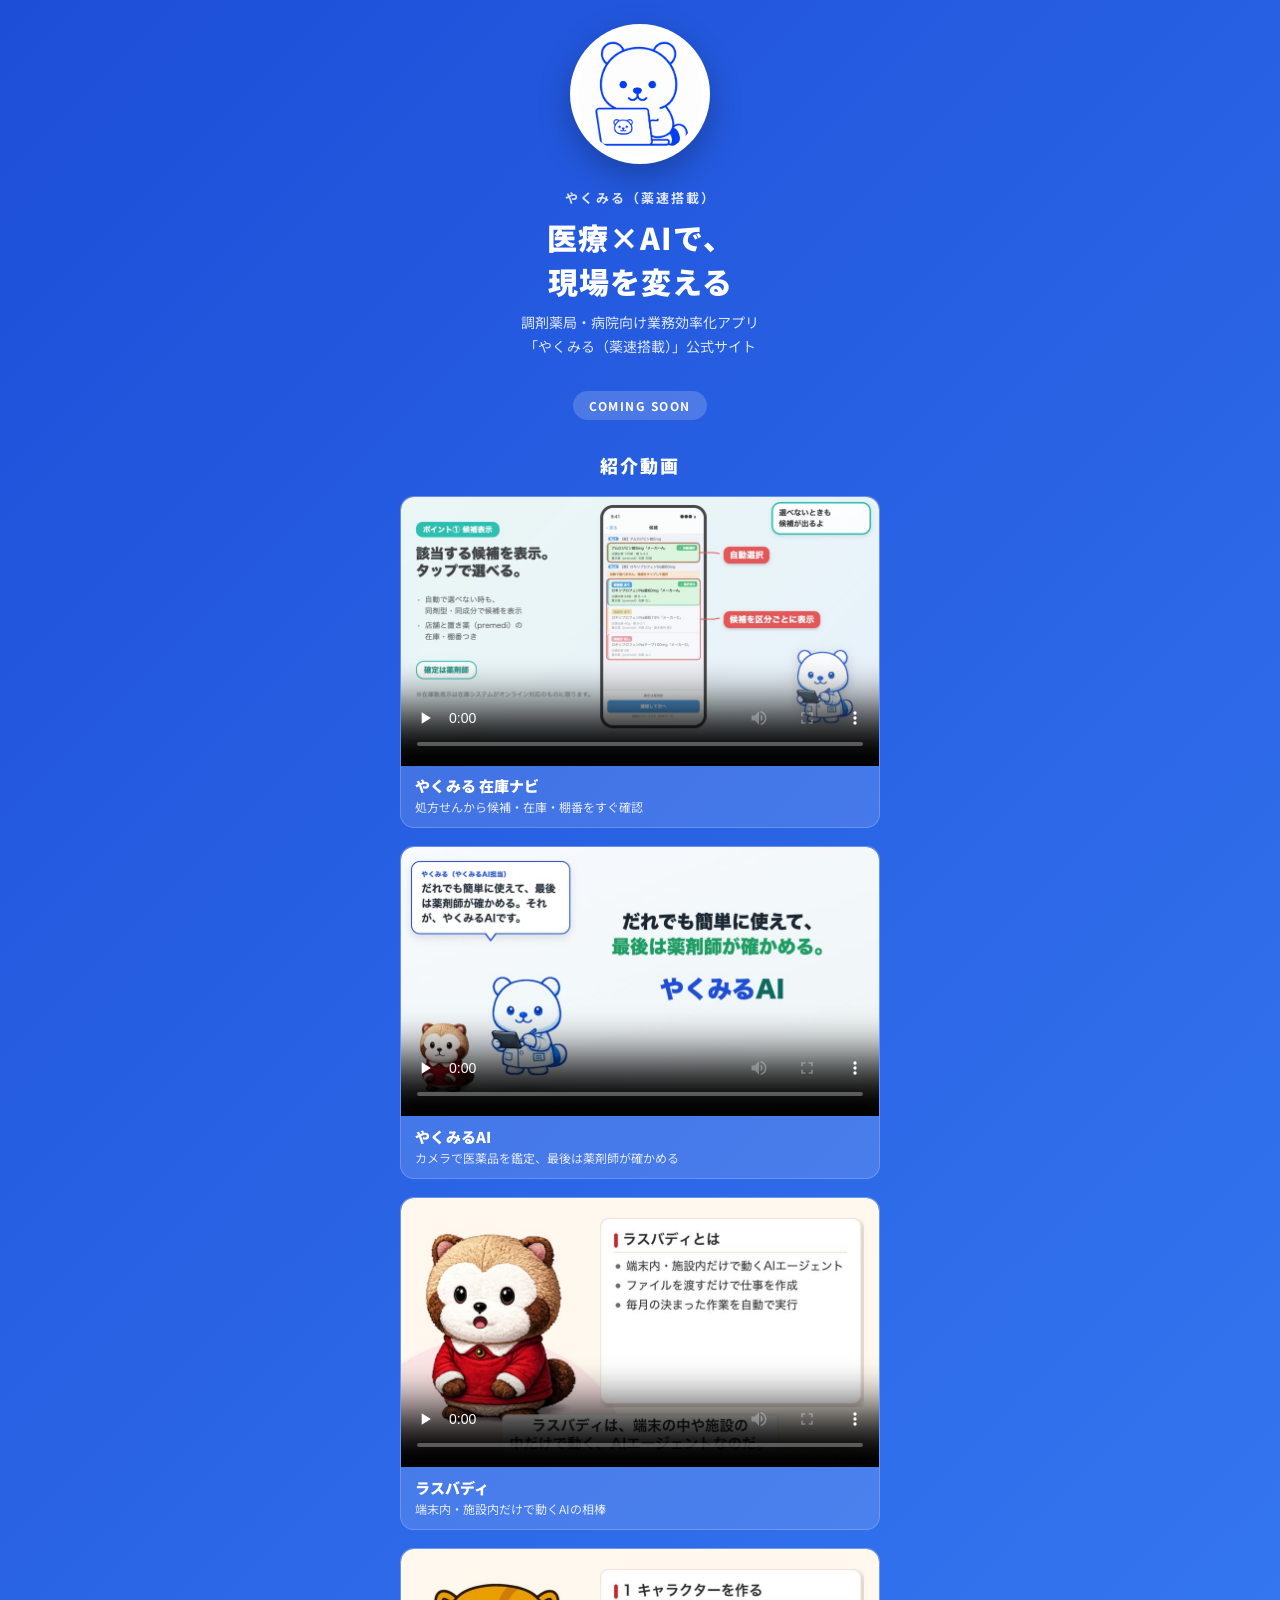
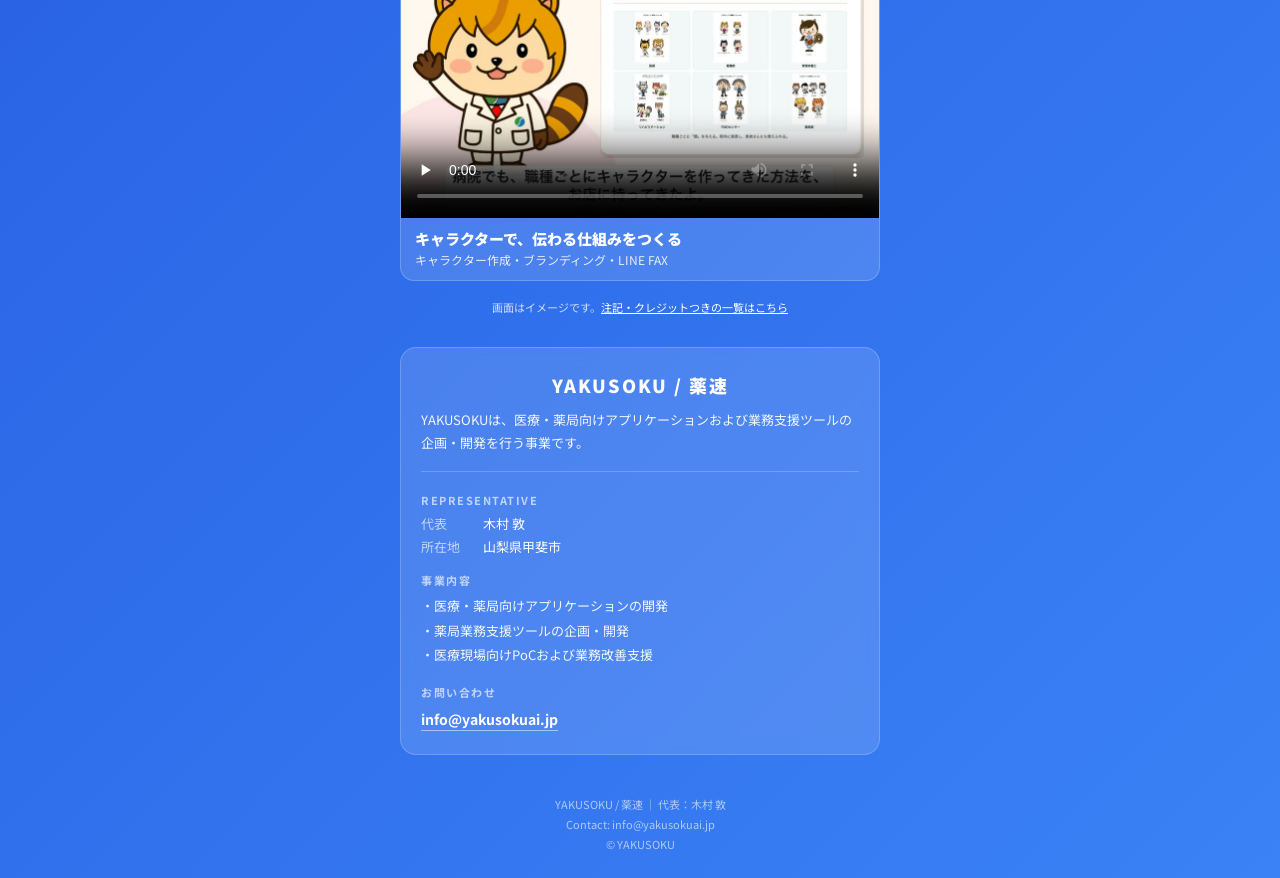
<file: index.html>
<!DOCTYPE html>
<html lang="ja">
<head>
<meta charset="UTF-8">
<meta name="viewport" content="width=device-width,initial-scale=1.0,maximum-scale=1.0">
<title>やくみる（薬速搭載）公式 | 医療×AIで、現場を変える</title>
<script>
// === LIFF経由アクセスの早期振り分け（サンロくんのほけんしつ用） ===
// 対応形式: #xxx (推奨)、?p=xxx、?liff.state=/xxx/
// ★ループ防止: sessionStorage で「一度redirectした先」には再度飛ばさない
(function(){
  try {
    var allow = ['meal_input', 'settings', 'weight', 'records', 'blood_pressure'];
    var params = new URLSearchParams(window.location.search);
    var dst = null;

    // 1. #xxx (hash)
    if (window.location.hash) {
      var h = window.location.hash.replace('#', '').replace(/\/$/, '');
      if (allow.indexOf(h) >= 0) dst = '/' + h + '/';
    }
    // 2. ?p=xxx
    if (!dst) {
      var p = params.get('p');
      if (p && allow.indexOf(p) >= 0) dst = '/' + p + '/';
    }
    // 3. ?liff.state=/xxx/
    if (!dst) {
      var state = params.get('liff.state') || '';
      if (state) {
        if (state.charAt(0) !== '/') state = '/' + state;
        for (var i = 0; i < allow.length; i++) {
          if (state.indexOf('/' + allow[i]) === 0) { dst = state; break; }
        }
      }
    }

    if (dst) {
      // ★ループ防止: 直近に同じ場所に redirect した場合はスキップ
      var REDIR_KEY = 'sanro_redirected_at';
      var now = Date.now();
      var prevRaw = null;
      try { prevRaw = sessionStorage.getItem(REDIR_KEY); } catch(e){}
      var prev = null;
      try { prev = prevRaw ? JSON.parse(prevRaw) : null; } catch(e){}
      // 同じ場所に直近 5秒以内に redirect していたら無視（ループ防止）
      if (prev && prev.dst === dst && (now - prev.t) < 5000) {
        // ループ検知 → 何もしない（案内ページを表示）
        window.__SANRO_LOOP_DETECTED__ = 'loop_prevented: ' + dst;
        return;
      }
      try { sessionStorage.setItem(REDIR_KEY, JSON.stringify({ dst: dst, t: now })); } catch(e){}
      window.location.replace(dst);
      return;
    }
    // 振分しなかった場合、デバッグ用に URL を表示するためフラグを残す
    window.__SANRO_DEBUG_URL__ = window.location.href;
  } catch(e) { window.__SANRO_DEBUG_ERR__ = String(e); }
})();
</script>
<script>
// LINE 内ブラウザ判定 + デバッグ表示
window.addEventListener('DOMContentLoaded', function() {
  try {
    var ua = navigator.userAgent || '';
    var isLine = ua.indexOf('Line/') >= 0 || ua.indexOf('LIFF') >= 0;
    if (isLine && window.__SANRO_DEBUG_URL__) {
      // LINE内アクセスで振分しなかった = 何かおかしい → デバッグ表示
      var box = document.createElement('div');
      box.style.cssText = 'position:fixed;top:0;left:0;right:0;background:#fef3c7;color:#78350f;padding:12px;font-size:11px;border-bottom:2px solid #f59e0b;z-index:99999;font-family:monospace;word-break:break-all;line-height:1.5';
      box.innerHTML = '<b>🐻 サンロくんデバッグ</b><br>' +
        '<b>URL:</b> ' + window.__SANRO_DEBUG_URL__ + '<br>' +
        '<b>hash:</b> ' + (window.location.hash || '(なし)') + '<br>' +
        '<b>search:</b> ' + (window.location.search || '(なし)') + '<br>' +
        '<b>UA:</b> ' + ua.substring(0, 100) + '<br>' +
        '<button onclick="this.parentNode.style.display=\'none\'" style="margin-top:6px;padding:4px 8px">閉じる</button>';
      document.body.insertBefore(box, document.body.firstChild);
    }
  } catch(e) {}
});
</script>
<style>
@import url('https://fonts.googleapis.com/css2?family=Noto+Sans+JP:wght@300;400;700;900&display=swap');
*{margin:0;padding:0;box-sizing:border-box;}
body{font-family:'Noto Sans JP',-apple-system,sans-serif;background:linear-gradient(135deg,#1d4ed8 0%,#3b82f6 100%);min-height:100vh;display:flex;align-items:center;justify-content:center;padding:24px;color:#fff;}
.wrap{width:100%;max-width:480px;min-width:0;text-align:center;}
.logo{width:140px;height:140px;border-radius:50%;background:#fff;padding:8px;margin:0 auto 24px;box-shadow:0 12px 32px rgba(0,0,0,.25);display:block;}
.brand{font-size:13px;letter-spacing:2px;color:rgba(255,255,255,.85);font-weight:700;margin-bottom:8px;}
h1{font-size:30px;font-weight:900;letter-spacing:1px;margin-bottom:8px;}
.tagline{font-size:14px;color:rgba(255,255,255,.85);line-height:1.7;margin-bottom:32px;}
.coming{display:inline-block;font-size:12px;font-weight:700;letter-spacing:1.5px;background:rgba(255,255,255,.18);padding:6px 16px;border-radius:100px;backdrop-filter:blur(4px);margin-bottom:24px;}
.videos{margin:8px 0 0;display:grid;grid-template-columns:minmax(0,1fr);gap:18px;text-align:left;}
.videos-title{font-size:18px;font-weight:900;letter-spacing:2px;text-align:center;}
.vcard{margin:0;min-width:0;background:rgba(255,255,255,.13);border:1px solid rgba(255,255,255,.2);border-radius:14px;overflow:hidden;}
.vcard video{display:block;width:100%;max-width:100%;aspect-ratio:16/9;background:#0d1424;}
.vcard figcaption{padding:10px 14px 12px;display:grid;gap:2px;}
.vcard b{font-size:15px;font-weight:900;}
.vcard span{font-size:12px;color:rgba(255,255,255,.85);}
.videos-note{font-size:11px;color:rgba(255,255,255,.75);text-align:center;}
.videos-note a{color:#fff;}
.about{max-width:100%;}
.video-btn{display:inline-block;margin:0 0 8px;padding:14px 28px;border-radius:100px;background:#fff;color:#1d4ed8;font-weight:900;font-size:16px;text-decoration:none;box-shadow:0 8px 20px rgba(0,0,0,.2);}
.video-btn:focus-visible{outline:3px solid #fff;outline-offset:3px;}
.footer{margin-top:40px;font-size:11px;color:rgba(255,255,255,.6);line-height:1.8;}
.about{text-align:left;background:rgba(255,255,255,.13);border-radius:16px;padding:24px 20px;margin-top:32px;backdrop-filter:blur(8px);border:1px solid rgba(255,255,255,.2);}
.about-title{font-size:18px;font-weight:900;letter-spacing:2px;margin-bottom:10px;text-align:center;}
.about-desc{font-size:13px;line-height:1.8;color:rgba(255,255,255,.92);margin-bottom:20px;border-bottom:1px solid rgba(255,255,255,.2);padding-bottom:16px;}
.info-block{margin-bottom:16px;}
.info-heading{font-size:11px;font-weight:700;letter-spacing:1.5px;color:rgba(255,255,255,.65);text-transform:uppercase;margin-bottom:6px;}
.info-row{display:flex;gap:10px;font-size:13px;margin-bottom:4px;}
.info-label{color:rgba(255,255,255,.65);min-width:52px;}
.info-val{color:#fff;}
.info-list{list-style:none;font-size:13px;line-height:1.9;color:rgba(255,255,255,.92);}
.info-list li::before{content:"・";}
.contact-link{color:#fff;text-decoration:none;font-size:14px;font-weight:700;border-bottom:1px solid rgba(255,255,255,.5);padding-bottom:1px;}
</style>
</head>
<body>
<div class="wrap">
<img src="/yakumin_profile.png" alt="やくみる" class="logo">
<div class="brand">やくみる（薬速搭載）</div>
<h1>医療×AIで、<br>現場を変える</h1>
<p class="tagline">調剤薬局・病院向け業務効率化アプリ<br>「やくみる（薬速搭載）」公式サイト</p>
<div class="coming">COMING SOON</div>
<section class="videos" aria-label="紹介動画"><h2 class="videos-title">紹介動画</h2>
<figure class="vcard"><video controls playsinline preload="none" poster="/video/v/zaikonavi.jpg" src="/video/v/zaikonavi.mp4"></video><figcaption><b>やくみる 在庫ナビ</b><span>処方せんから候補・在庫・棚番をすぐ確認</span></figcaption></figure>
<figure class="vcard"><video controls playsinline preload="none" poster="/video/v/yakumiru_ai.jpg" src="/video/v/yakumiru_ai.mp4"></video><figcaption><b>やくみるAI</b><span>カメラで医薬品を鑑定、最後は薬剤師が確かめる</span></figcaption></figure>
<figure class="vcard"><video controls playsinline preload="none" poster="/video/v/rasubuddy.jpg" src="/video/v/rasubuddy.mp4"></video><figcaption><b>ラスバディ</b><span>端末内・施設内だけで動くAIの相棒</span></figcaption></figure>
<figure class="vcard"><video controls playsinline preload="none" poster="/video/v/matome.jpg" src="/video/v/matome.mp4"></video><figcaption><b>キャラクターで、伝わる仕組みをつくる</b><span>キャラクター作成・ブランディング・LINE FAX</span></figcaption></figure>
<p class="videos-note">画面はイメージです。<a href="/video/">注記・クレジットつきの一覧はこちら</a></p></section>

<div class="about">
  <h2 class="about-title">YAKUSOKU / 薬速</h2>
  <p class="about-desc">YAKUSOKUは、医療・薬局向けアプリケーションおよび業務支援ツールの企画・開発を行う事業です。</p>
  <div class="info-block">
    <div class="info-heading">Representative</div>
    <div class="info-row"><span class="info-label">代表</span><span class="info-val">木村 敦</span></div>
    <div class="info-row"><span class="info-label">所在地</span><span class="info-val">山梨県甲斐市</span></div>
  </div>
  <div class="info-block">
    <div class="info-heading">事業内容</div>
    <ul class="info-list">
      <li>医療・薬局向けアプリケーションの開発</li>
      <li>薬局業務支援ツールの企画・開発</li>
      <li>医療現場向けPoCおよび業務改善支援</li>
    </ul>
  </div>
  <div class="info-block" style="margin-bottom:0">
    <div class="info-heading">お問い合わせ</div>
    <a href="mailto:info@yakusokuai.jp" class="contact-link">info@yakusokuai.jp</a>
  </div>
</div>

<div class="footer">YAKUSOKU / 薬速 ｜ 代表：木村 敦<br>Contact: <a href="mailto:info@yakusokuai.jp" style="color:rgba(255,255,255,.6);text-decoration:none;">info@yakusokuai.jp</a><br>© YAKUSOKU</div>
</div>
</body>
</html>
</file>
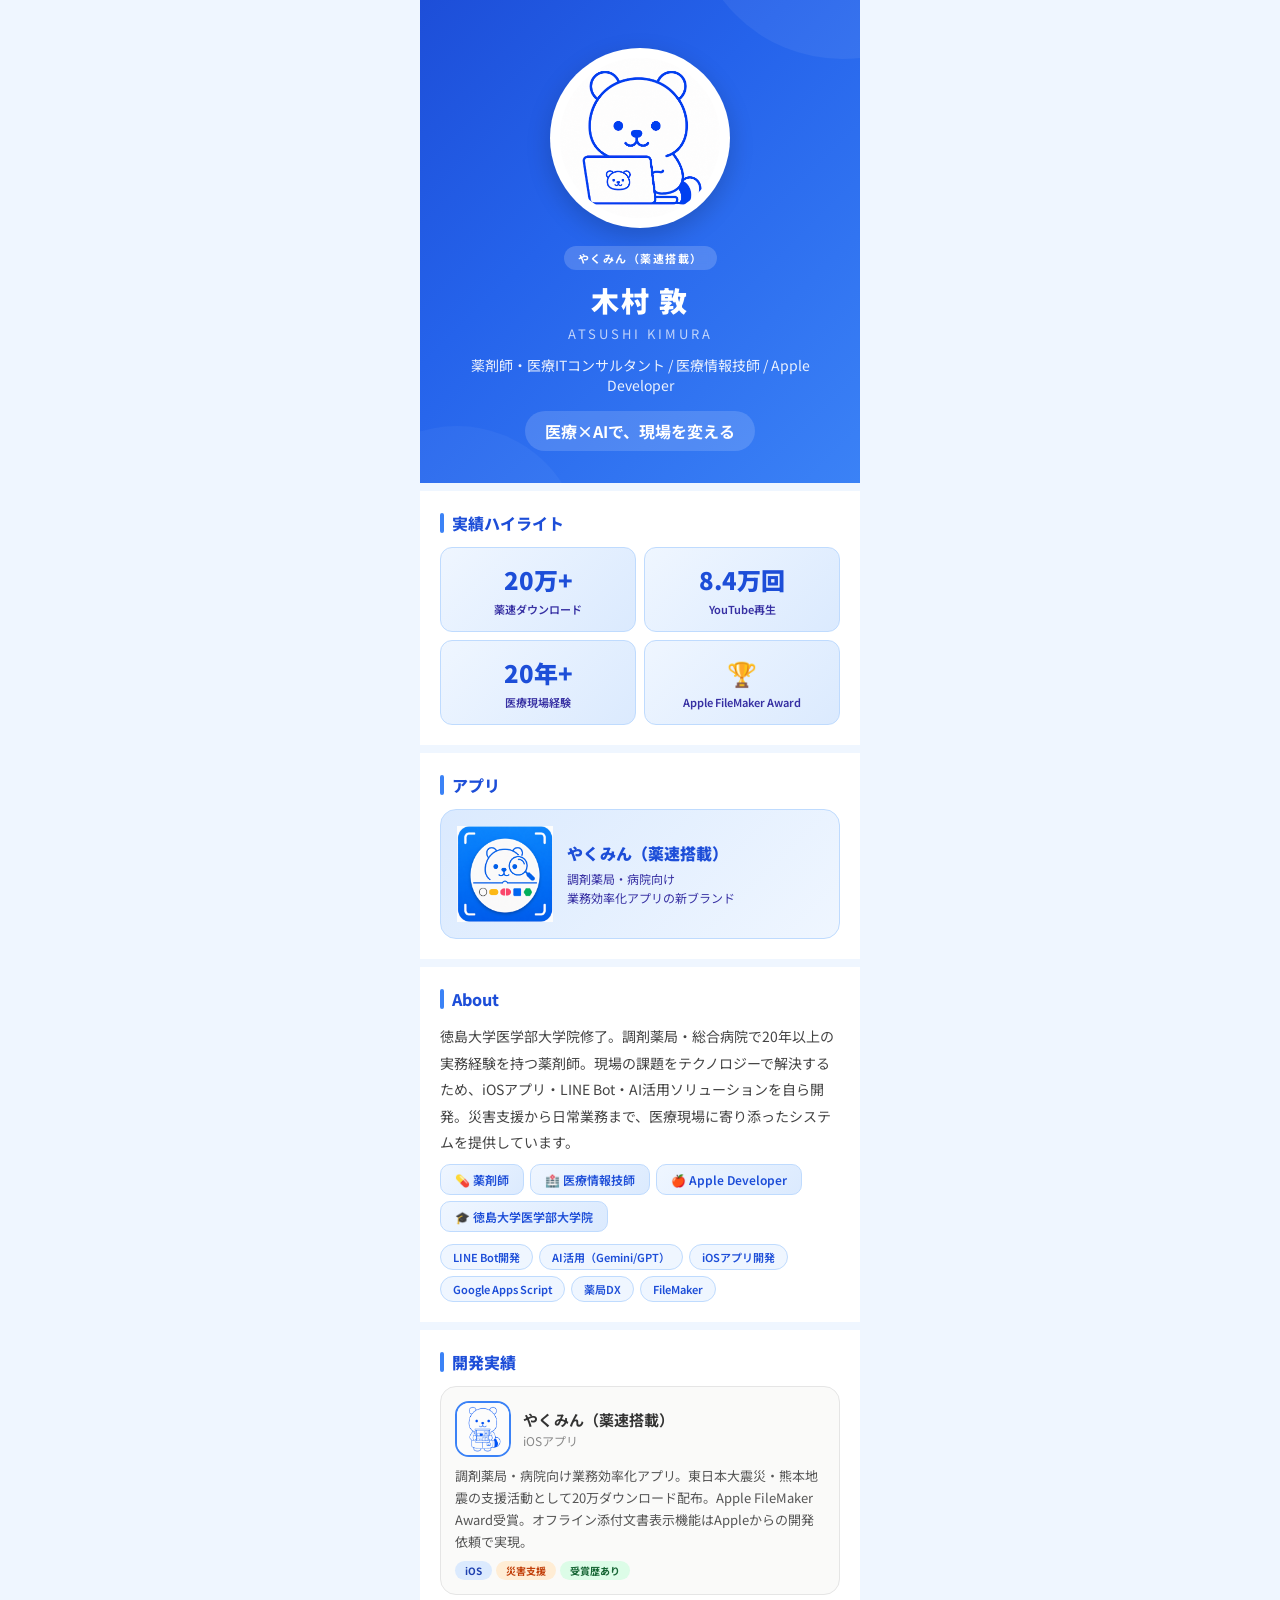
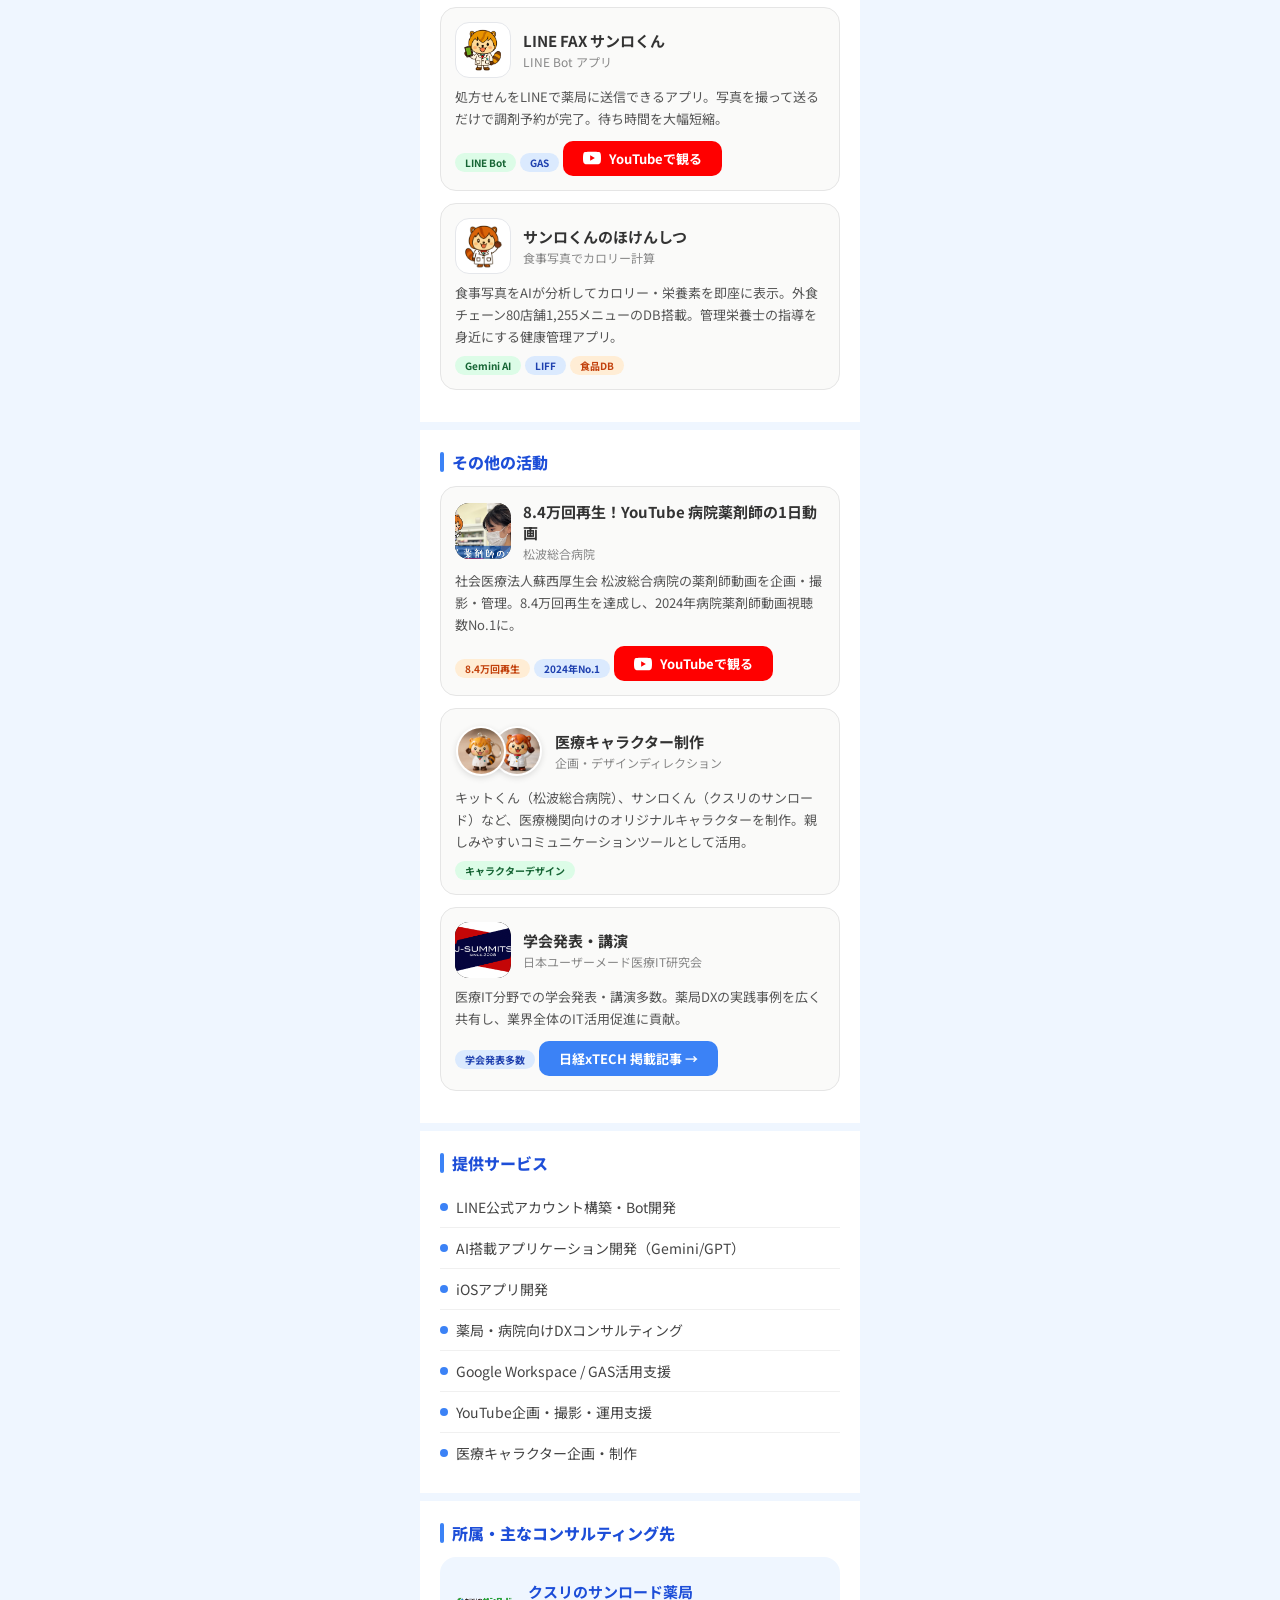
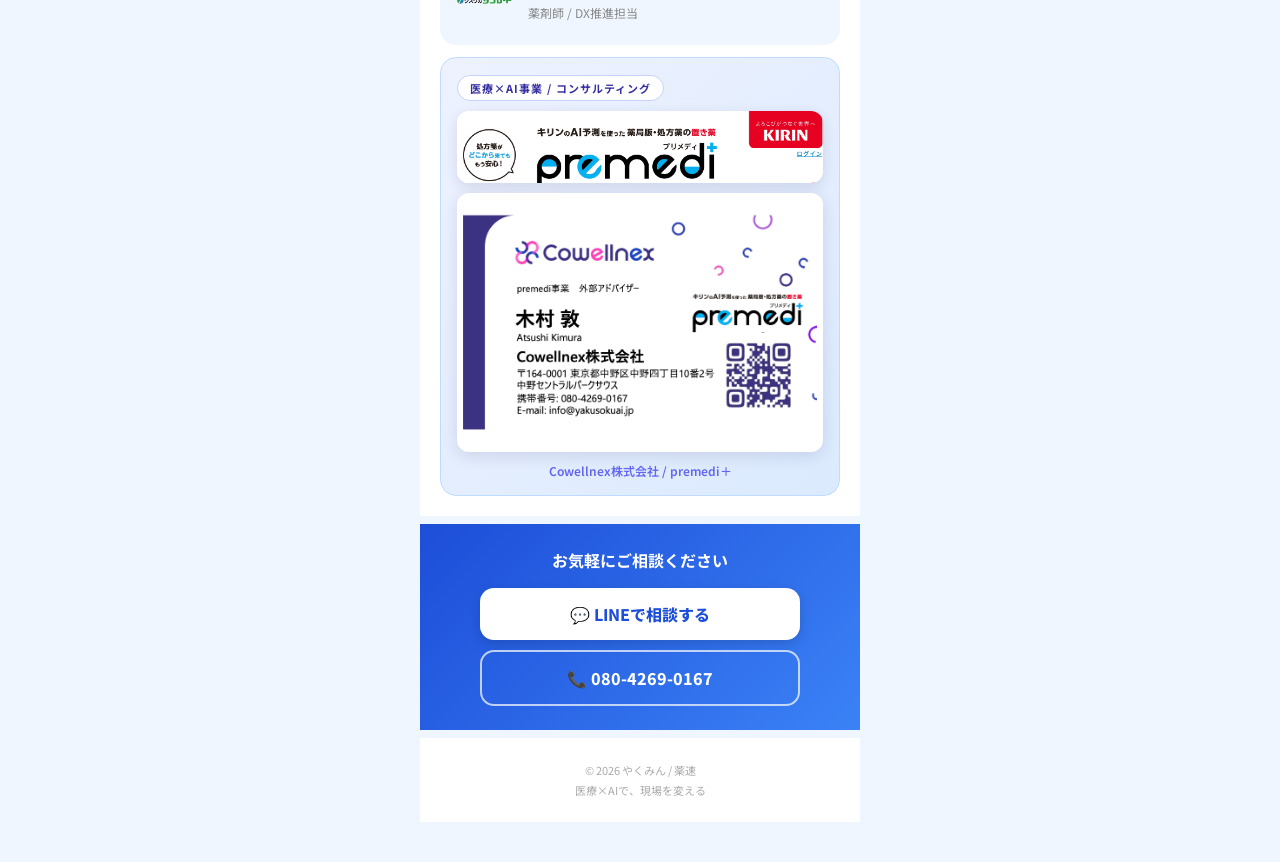
<file: fd3s-rx-7-tq7lhu4e/index.html>
<!DOCTYPE html>
<html lang="ja">
<head>
<meta charset="UTF-8">
<meta name="viewport" content="width=device-width,initial-scale=1.0,maximum-scale=1.0">
<meta name="robots" content="noindex,nofollow">
<meta name="referrer" content="no-referrer">
<title>木村 敦 | やくみん（薬速搭載）– 医療ITコンサルタント</title>
<style>
@import url('https://fonts.googleapis.com/css2?family=Noto+Sans+JP:wght@300;400;500;700;900&family=Inter:wght@300;400;600;700&display=swap');
*{margin:0;padding:0;box-sizing:border-box;}
body{font-family:'Noto Sans JP','Inter',-apple-system,sans-serif;background:#eff6ff;min-height:100vh;}
.card-wrap{max-width:440px;margin:0 auto;padding:0 0 40px;}

/* ヘッダー */
.header{background:linear-gradient(135deg,#1d4ed8 0%,#2563eb 40%,#3b82f6 100%);padding:48px 24px 32px;text-align:center;position:relative;overflow:hidden;}
.header::before{content:'';position:absolute;top:-50%;right:-30%;width:300px;height:300px;background:rgba(255,255,255,.06);border-radius:50%;}
.header::after{content:'';position:absolute;bottom:-40%;left:-20%;width:250px;height:250px;background:rgba(255,255,255,.04);border-radius:50%;}
.avatar{width:140px;height:140px;border-radius:50%;border:4px solid rgba(255,255,255,.5);object-fit:contain;margin-bottom:16px;background:#fff;margin-left:auto;margin-right:auto;position:relative;z-index:1;box-shadow:0 8px 24px rgba(0,0,0,.18);padding:6px;display:block;}
@media(min-width:441px){.avatar{width:180px;height:180px;}}
.brand-badge{display:inline-block;font-size:11px;font-weight:700;color:#fff;letter-spacing:1.5px;background:rgba(255,255,255,.18);padding:4px 14px;border-radius:100px;margin-bottom:10px;position:relative;z-index:1;backdrop-filter:blur(4px);}
.name{font-size:28px;font-weight:900;color:#fff;letter-spacing:2px;position:relative;z-index:1;}
.name-en{font-size:13px;color:rgba(255,255,255,.7);font-weight:400;letter-spacing:3px;margin-top:4px;position:relative;z-index:1;}
.title{font-size:14px;color:rgba(255,255,255,.9);margin-top:12px;position:relative;z-index:1;}
.catchcopy{font-size:16px;font-weight:700;color:#fff;margin-top:16px;padding:8px 20px;background:rgba(255,255,255,.15);border-radius:100px;display:inline-block;position:relative;z-index:1;}

/* セクション */
.section{padding:20px;background:#fff;margin-top:8px;}
.section-title{font-size:16px;font-weight:800;color:#1d4ed8;margin-bottom:12px;display:flex;align-items:center;gap:8px;}
.section-title::before{content:'';width:4px;height:20px;background:#3b82f6;border-radius:2px;}

/* About */
.about-text{font-size:14px;line-height:1.9;color:#444;}

/* やくみんヒーロー */
.yakumin-hero{display:flex;align-items:center;gap:14px;padding:16px;background:linear-gradient(135deg,#dbeafe 0%,#eff6ff 100%);border-radius:16px;border:1px solid #bfdbfe;}
.yakumin-hero img{width:96px;height:96px;object-fit:contain;flex-shrink:0;}
.yakumin-hero-text{flex:1;}
.yakumin-hero-title{font-size:16px;font-weight:900;color:#1d4ed8;}
.yakumin-hero-sub{font-size:12px;color:#3730a3;margin-top:4px;line-height:1.6;}
.skill-tags{display:flex;flex-wrap:wrap;gap:6px;margin-top:12px;}
.skill-tag{padding:4px 12px;border-radius:100px;font-size:11px;font-weight:600;background:#eff6ff;color:#1d4ed8;border:1px solid #bfdbfe;}

/* 資格 */
.quals{display:flex;flex-wrap:wrap;gap:6px;margin-top:8px;}
.qual{padding:6px 14px;border-radius:10px;font-size:12px;font-weight:600;background:linear-gradient(135deg,#eff6ff,#dbeafe);color:#1d4ed8;border:1px solid #bfdbfe;}

/* 実績カード */
.work-card{background:#fafaf9;border-radius:16px;padding:14px;margin-bottom:12px;border:1px solid #e5e5e5;transition:transform .2s;}
.work-card:active{transform:scale(.98);}
.work-header{display:flex;align-items:center;gap:12px;}
.work-icon{width:56px;height:56px;border-radius:14px;display:flex;align-items:center;justify-content:center;font-size:28px;flex-shrink:0;}
.work-icon.yakumin{background:#fff;border:2px solid #3b82f6;overflow:hidden;padding:0;}
.work-icon.yakumin img{width:100%;height:100%;object-fit:contain;}
.work-icon.photo{background:#000;overflow:hidden;padding:0;}
.work-icon.photo img{width:100%;height:100%;object-fit:cover;border-radius:12px;}
.work-icon.photo.white-bg{background:#fff;border:1px solid #e5e7eb;}
.work-icon.photo.white-bg img{object-fit:contain;padding:4px;}
.work-icon.duo{width:88px;background:transparent;display:flex;align-items:center;justify-content:center;border-radius:0;flex-shrink:0;}
.work-icon.duo img{width:50px;height:50px;border-radius:50%;border:2px solid #fff;background:#fff;object-fit:cover;box-shadow:0 2px 6px rgba(0,0,0,.12);}
.work-icon.duo img:first-child{margin-right:-14px;z-index:1;}
.work-title{font-size:15px;font-weight:700;color:#333;}
.work-sub{font-size:12px;color:#888;margin-top:2px;}
.work-desc{font-size:13px;color:#555;margin-top:8px;line-height:1.7;}
.work-badge{display:inline-block;padding:2px 10px;border-radius:100px;font-size:10px;font-weight:700;margin-top:8px;}
.work-badge.blue{background:#dbeafe;color:#1e40af;}
.work-badge.green{background:#dcfce7;color:#166534;}
.work-badge.orange{background:#ffedd5;color:#c2410c;}
.work-link{display:inline-flex;align-items:center;gap:8px;margin-top:10px;padding:8px 20px;border-radius:10px;font-size:13px;font-weight:700;text-decoration:none;background:#3b82f6;color:#fff;transition:background .2s;}
.work-link:hover{background:#2563eb;}
.work-link.youtube{background:#FF0000;}
.work-link.youtube:hover{background:#cc0000;}
.work-link .yt-icon{width:18px;height:18px;flex-shrink:0;}

/* 実績ハイライト */
.highlight-grid{display:grid;grid-template-columns:1fr 1fr;gap:8px;}
.highlight-card{background:linear-gradient(135deg,#eff6ff 0%,#dbeafe 100%);border-radius:12px;padding:14px;text-align:center;border:1px solid #bfdbfe;}
.highlight-num{font-size:24px;font-weight:900;color:#1d4ed8;}
.highlight-label{font-size:11px;color:#3730a3;margin-top:4px;font-weight:600;}

/* サービス */
.service-list{list-style:none;}
.service-list li{padding:10px 0;border-bottom:1px solid #f0f0f0;font-size:14px;color:#444;display:flex;align-items:center;gap:8px;}
.service-list li:last-child{border:none;}
.service-list .dot{width:8px;height:8px;border-radius:50%;background:#3b82f6;flex-shrink:0;}

/* 店舗情報 */
.store-card{display:flex;align-items:center;gap:16px;padding:16px;background:#eff6ff;border-radius:16px;}
.store-info{flex:1;}
.store-name{font-size:15px;font-weight:700;color:#1d4ed8;}
.store-addr{font-size:12px;color:#888;margin-top:2px;}

/* premediカード */
.premedi-card{padding:16px;background:linear-gradient(135deg,#eef2ff 0%,#dbeafe 100%);border-radius:16px;margin-top:12px;border:1px solid #bfdbfe;}
.premedi-role{font-size:11px;font-weight:700;color:#3730a3;background:#fff;display:inline-block;padding:4px 12px;border-radius:100px;margin-bottom:10px;border:1px solid #c7d2fe;letter-spacing:1px;}
.premedi-banner-link{display:block;border-radius:12px;overflow:hidden;box-shadow:0 4px 14px rgba(30,27,75,.12);transition:transform .2s;}
.premedi-banner-link:active{transform:scale(.98);}
.premedi-banner{width:100%;display:block;background:#fff;}
.premedi-meishi{width:100%;border-radius:12px;margin-top:10px;box-shadow:0 4px 16px rgba(30,27,75,.12);display:block;}
.premedi-org{font-size:12px;color:#6366f1;margin-top:10px;font-weight:600;text-align:center;}

/* CTA */
.cta-section{padding:24px 20px;background:linear-gradient(135deg,#1d4ed8,#3b82f6);margin-top:8px;text-align:center;}
.cta-text{color:#fff;font-size:16px;font-weight:700;margin-bottom:16px;}
.cta-btn{display:block;max-width:320px;margin:0 auto;padding:14px 24px;background:#fff;color:#1d4ed8;font-size:16px;font-weight:800;border-radius:14px;text-decoration:none;transition:transform .2s;box-shadow:0 4px 12px rgba(0,0,0,.15);}
.cta-btn.outline{background:transparent;color:#fff;border:2px solid rgba(255,255,255,.7);box-shadow:none;margin-top:10px;}
.cta-btn:active{transform:scale(.97);}

/* フッター */
.footer{padding:24px;text-align:center;font-size:11px;color:#aaa;background:#fff;margin-top:8px;}
</style>
</head>
<body>
<div class="card-wrap">

<!-- ヘッダー -->
<div class="header">
<img src="/yakumin_profile.png" alt="やくみん" class="avatar">
<div class="brand-badge">やくみん（薬速搭載）</div>
<div class="name">木村 敦</div>
<div class="name-en">ATSUSHI KIMURA</div>
<div class="title">薬剤師・医療ITコンサルタント / 医療情報技師 / Apple Developer</div>
<div class="catchcopy">医療×AIで、現場を変える</div>
</div>

<!-- 実績ハイライト -->
<div class="section">
<div class="section-title">実績ハイライト</div>
<div class="highlight-grid">
<div class="highlight-card">
<div class="highlight-num">20万+</div>
<div class="highlight-label">薬速ダウンロード</div>
</div>
<div class="highlight-card">
<div class="highlight-num">8.4万回</div>
<div class="highlight-label">YouTube再生</div>
</div>
<div class="highlight-card">
<div class="highlight-num">20年+</div>
<div class="highlight-label">医療現場経験</div>
</div>
<div class="highlight-card">
<div class="highlight-num">🏆</div>
<div class="highlight-label">Apple FileMaker Award</div>
</div>
</div>
</div>

<!-- アプリ -->
<div class="section">
<div class="section-title">アプリ</div>
<div class="yakumin-hero">
<img src="/yakumin_icon.png" alt="やくみん">
<div class="yakumin-hero-text">
<div class="yakumin-hero-title">やくみん（薬速搭載）</div>
<div class="yakumin-hero-sub">調剤薬局・病院向け<br>業務効率化アプリの新ブランド</div>
</div>
</div>
</div>

<!-- About -->
<div class="section">
<div class="section-title">About</div>
<p class="about-text">
徳島大学医学部大学院修了。調剤薬局・総合病院で20年以上の実務経験を持つ薬剤師。現場の課題をテクノロジーで解決するため、iOSアプリ・LINE Bot・AI活用ソリューションを自ら開発。災害支援から日常業務まで、医療現場に寄り添ったシステムを提供しています。
</p>
<div class="quals">
<span class="qual">💊 薬剤師</span>
<span class="qual">🏥 医療情報技師</span>
<span class="qual">🍎 Apple Developer</span>
<span class="qual">🎓 徳島大学医学部大学院</span>
</div>
<div class="skill-tags">
<span class="skill-tag">LINE Bot開発</span>
<span class="skill-tag">AI活用（Gemini/GPT）</span>
<span class="skill-tag">iOSアプリ開発</span>
<span class="skill-tag">Google Apps Script</span>
<span class="skill-tag">薬局DX</span>
<span class="skill-tag">FileMaker</span>
</div>
</div>

<!-- 開発実績 -->
<div class="section">
<div class="section-title">開発実績</div>

<div class="work-card">
<div class="work-header">
<div class="work-icon yakumin"><img src="/yakumin_character.png" alt="やくみん"></div>
<div>
<div class="work-title">やくみん（薬速搭載）</div>
<div class="work-sub">iOSアプリ</div>
</div>
</div>
<div class="work-desc">
調剤薬局・病院向け業務効率化アプリ。東日本大震災・熊本地震の支援活動として20万ダウンロード配布。Apple FileMaker Award受賞。オフライン添付文書表示機能はAppleからの開発依頼で実現。
</div>
<span class="work-badge blue">iOS</span>
<span class="work-badge orange">災害支援</span>
<span class="work-badge green">受賞歴あり</span>
</div>

<div class="work-card">
<div class="work-header">
<div class="work-icon photo white-bg"><img src="/sanro_hokenshitsu.PNG" alt="LINE FAX サンロくん"></div>
<div>
<div class="work-title">LINE FAX サンロくん</div>
<div class="work-sub">LINE Bot アプリ</div>
</div>
</div>
<div class="work-desc">
処方せんをLINEで薬局に送信できるアプリ。写真を撮って送るだけで調剤予約が完了。待ち時間を大幅短縮。
</div>
<span class="work-badge green">LINE Bot</span>
<span class="work-badge blue">GAS</span>
<a href="https://youtube.com/shorts/HbpMHeWKN3U?feature=share" class="work-link youtube" target="_blank" rel="noopener" aria-label="YouTubeで観る">
<svg class="yt-icon" viewBox="0 0 24 24" xmlns="http://www.w3.org/2000/svg" aria-hidden="true"><path fill="#fff" d="M23.498 6.186a3.016 3.016 0 0 0-2.122-2.136C19.505 3.545 12 3.545 12 3.545s-7.505 0-9.377.505A3.017 3.017 0 0 0 .502 6.186C0 8.07 0 12 0 12s0 3.93.502 5.814a3.016 3.016 0 0 0 2.122 2.136c1.872.505 9.377.505 9.377.505s7.505 0 9.377-.505a3.015 3.015 0 0 0 2.122-2.136C24 15.93 24 12 24 12s0-3.93-.502-5.814zM9.546 15.568V8.432L15.818 12l-6.272 3.568z"/></svg>
YouTubeで観る
</a>
</div>

<div class="work-card">
<div class="work-header">
<div class="work-icon photo white-bg"><img src="/LINE_FAX.PNG" alt="サンロくんのほけんしつ"></div>
<div>
<div class="work-title">サンロくんのほけんしつ</div>
<div class="work-sub">食事写真でカロリー計算</div>
</div>
</div>
<div class="work-desc">
食事写真をAIが分析してカロリー・栄養素を即座に表示。外食チェーン80店舗1,255メニューのDB搭載。管理栄養士の指導を身近にする健康管理アプリ。
</div>
<span class="work-badge green">Gemini AI</span>
<span class="work-badge blue">LIFF</span>
<span class="work-badge orange">食品DB</span>
</div>
</div>

<!-- その他の実績 -->
<div class="section">
<div class="section-title">その他の活動</div>

<div class="work-card">
<div class="work-header">
<div class="work-icon photo"><img src="/youtube.png" alt="YouTube病院薬剤師の1日"></div>
<div>
<div class="work-title">8.4万回再生！YouTube 病院薬剤師の1日動画</div>
<div class="work-sub">松波総合病院</div>
</div>
</div>
<div class="work-desc">
社会医療法人蘇西厚生会 松波総合病院の薬剤師動画を企画・撮影・管理。8.4万回再生を達成し、2024年病院薬剤師動画視聴数No.1に。
</div>
<span class="work-badge orange">8.4万回再生</span>
<span class="work-badge blue">2024年No.1</span>
<a href="https://youtu.be/XpAa06YvEeQ?si=BMmukdYpgxMK5yD4" class="work-link youtube" target="_blank" rel="noopener" aria-label="YouTubeで観る">
<svg class="yt-icon" viewBox="0 0 24 24" xmlns="http://www.w3.org/2000/svg" aria-hidden="true"><path fill="#fff" d="M23.498 6.186a3.016 3.016 0 0 0-2.122-2.136C19.505 3.545 12 3.545 12 3.545s-7.505 0-9.377.505A3.017 3.017 0 0 0 .502 6.186C0 8.07 0 12 0 12s0 3.93.502 5.814a3.016 3.016 0 0 0 2.122 2.136c1.872.505 9.377.505 9.377.505s7.505 0 9.377-.505a3.015 3.015 0 0 0 2.122-2.136C24 15.93 24 12 24 12s0-3.93-.502-5.814zM9.546 15.568V8.432L15.818 12l-6.272 3.568z"/></svg>
YouTubeで観る
</a>
</div>

<div class="work-card">
<div class="work-header">
<div class="work-icon duo">
<img src="/sanro_kun.png" alt="サンロくん">
<img src="/road_tyan.png" alt="ロードちゃん">
</div>
<div>
<div class="work-title">医療キャラクター制作</div>
<div class="work-sub">企画・デザインディレクション</div>
</div>
</div>
<div class="work-desc">
キットくん（松波総合病院）、サンロくん（クスリのサンロード）など、医療機関向けのオリジナルキャラクターを制作。親しみやすいコミュニケーションツールとして活用。
</div>
<span class="work-badge green">キャラクターデザイン</span>
</div>

<div class="work-card">
<div class="work-header">
<div class="work-icon photo"><img src="/js.png" alt="学会発表・講演"></div>
<div>
<div class="work-title">学会発表・講演</div>
<div class="work-sub">日本ユーザーメード医療IT研究会</div>
</div>
</div>
<div class="work-desc">
医療IT分野での学会発表・講演多数。薬局DXの実践事例を広く共有し、業界全体のIT活用促進に貢献。
</div>
<span class="work-badge blue">学会発表多数</span>
<a href="https://xtech.nikkei.com/dm/article/FEATURE/20140129/330644/?P=2" class="work-link" target="_blank" rel="noopener">日経xTECH 掲載記事 →</a>
</div>
</div>

<!-- 提供サービス -->
<div class="section">
<div class="section-title">提供サービス</div>
<ul class="service-list">
<li><span class="dot"></span>LINE公式アカウント構築・Bot開発</li>
<li><span class="dot"></span>AI搭載アプリケーション開発（Gemini/GPT）</li>
<li><span class="dot"></span>iOSアプリ開発</li>
<li><span class="dot"></span>薬局・病院向けDXコンサルティング</li>
<li><span class="dot"></span>Google Workspace / GAS活用支援</li>
<li><span class="dot"></span>YouTube企画・撮影・運用支援</li>
<li><span class="dot"></span>医療キャラクター企画・制作</li>
</ul>
</div>

<!-- 所属・コンサルティング先 -->
<div class="section">
<div class="section-title">所属・主なコンサルティング先</div>
<div class="store-card">
<img src="/kusurinosunroad.png" alt="クスリのサンロード" style="width:56px;height:56px;object-fit:contain;border-radius:10px;flex-shrink:0;">
<div class="store-info">
<div class="store-name">クスリのサンロード薬局</div>
<div class="store-addr">薬剤師 / DX推進担当</div>
</div>
</div>
<div class="premedi-card">
<span class="premedi-role">医療×AI事業 / コンサルティング</span>
<a href="https://premedi.kirin.co.jp/" class="premedi-banner-link" target="_blank" rel="noopener">
<img src="/premedi_banner.png" alt="premedi - キリンのAI予測を使った薬局版・処方薬の置き薬" class="premedi-banner">
</a>
<img src="/meishi.png" alt="木村 敦 名刺" class="premedi-meishi">
<div class="premedi-org">Cowellnex株式会社 / premedi＋</div>
</div>
</div>

<!-- CTA -->
<div class="cta-section">
<div class="cta-text">お気軽にご相談ください</div>
<a href="https://line.me/ti/p/7B2V3RAdb3" class="cta-btn" target="_blank" rel="noopener">💬 LINEで相談する</a>
<a href="tel:08042690167" class="cta-btn outline" aria-label="電話をかける 080-4269-0167">📞 080-4269-0167</a>
</div>

<!-- フッター -->
<div class="footer">
<p>© 2026 やくみん / 薬速</p>
<p style="margin-top:4px;">医療×AIで、現場を変える</p>
</div>

</div>
</body>
</html>
</file>
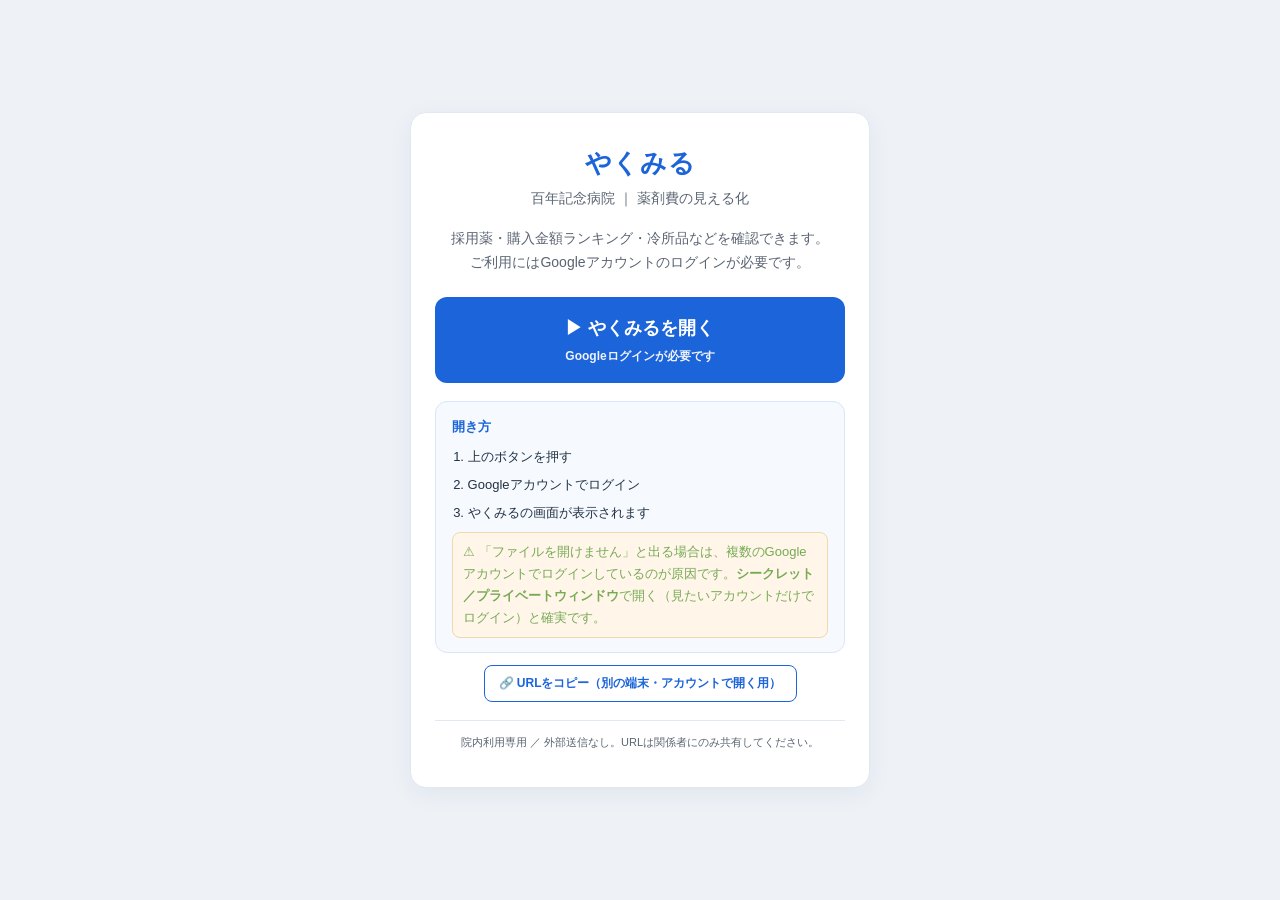
<file: hp/index.html>
<!DOCTYPE html>
<html lang="ja">
<head>
<meta charset="UTF-8">
<meta name="viewport" content="width=device-width, initial-scale=1.0">
<meta name="robots" content="noindex, nofollow">
<title>やくみる｜百年記念病院</title>
<style>
  :root{
    --accent:#1c64d9; --accent-d:#1550b5; --ok:#15803d;
    --bg:#eef2f7; --surface:#fff; --text:#1a202c; --sub:#5a6472; --border:#e2e8f0;
  }
  *{box-sizing:border-box;}
  body{
    margin:0; min-height:100vh; display:flex; align-items:center; justify-content:center;
    font-family:"Hiragino Sans","Hiragino Kaku Gothic ProN","Yu Gothic",Meiryo,sans-serif;
    background:var(--bg); color:var(--text); padding:20px; line-height:1.7;
  }
  .card{
    background:var(--surface); width:100%; max-width:460px; border-radius:16px;
    border:1px solid var(--border); padding:28px 24px 24px; text-align:center;
    box-shadow:0 6px 24px rgba(20,40,80,.06);
  }
  .logo{font-size:26px; font-weight:800; color:var(--accent); letter-spacing:.02em;}
  .facility{font-size:14px; color:var(--sub); margin-top:2px;}
  .lead{font-size:14px; color:var(--sub); margin:16px 0 22px;}
  .open-btn{
    display:block; width:100%; background:var(--accent); color:#fff; text-decoration:none;
    font-size:18px; font-weight:800; padding:16px; border-radius:12px; border:none; cursor:pointer;
  }
  .open-btn:hover{background:var(--accent-d);}
  .open-sub{display:block; font-size:12px; font-weight:600; opacity:.92; margin-top:3px;}
  .hint{
    text-align:left; background:#f6f9fe; border:1px solid #d9e6fb; border-radius:12px;
    padding:14px 16px; margin-top:18px; font-size:13px; color:#234;
  }
  .hint h2{font-size:13px; margin:0 0 8px; color:var(--accent);}
  .hint ol{margin:0; padding-left:1.2em;}
  .hint li{margin-bottom:6px;}
  .hint .tip{background:#fff6e9; border:1px solid #f0d8a8; border-radius:8px; padding:8px 10px; margin-top:8px; color:#7a5}
  .copy{
    margin-top:12px; background:var(--surface); border:1px solid var(--accent); color:var(--accent);
    font-size:12px; font-weight:600; padding:9px 14px; border-radius:8px; cursor:pointer; font-family:inherit;
  }
  .copy:hover{background:#eaf1fc;}
  .copied{color:var(--ok); border-color:var(--ok);}
  .foot{font-size:11px; color:var(--sub); margin-top:18px; border-top:1px solid var(--border); padding-top:12px;}
</style>
</head>
<body>
  <main class="card">
    <div class="logo">やくみる</div>
    <div class="facility">百年記念病院 ｜ 薬剤費の見える化</div>
    <p class="lead">採用薬・購入金額ランキング・冷所品などを確認できます。<br>ご利用にはGoogleアカウントのログインが必要です。</p>

    <a id="openBtn" class="open-btn" href="#" target="_blank" rel="noopener noreferrer">
      ▶ やくみるを開く
      <span class="open-sub">Googleログインが必要です</span>
    </a>

    <div class="hint">
      <h2>開き方</h2>
      <ol>
        <li>上のボタンを押す</li>
        <li>Googleアカウントでログイン</li>
        <li>やくみるの画面が表示されます</li>
      </ol>
      <div class="tip">⚠ 「ファイルを開けません」と出る場合は、複数のGoogleアカウントでログインしているのが原因です。<b>シークレット／プライベートウィンドウ</b>で開く（見たいアカウントだけでログイン）と確実です。</div>
    </div>

    <button id="copyBtn" class="copy" type="button">🔗 URLをコピー（別の端末・アカウントで開く用）</button>

    <p class="foot">院内利用専用 ／ 外部送信なし。URLは関係者にのみ共有してください。</p>
  </main>

  <script>
    // 本番やくみる(GAS)のURL。入口ページからここへ送る。
    var APP_URL = "https://script.google.com/macros/s/AKfycbwczweFM3oLkAkC4I9H9ayfYYXHMp_ReXBIKLe6x_iSxLX3ABo-qqABNbLpPfFHphPjsA/exec";
    document.getElementById("openBtn").setAttribute("href", APP_URL);
    document.getElementById("copyBtn").addEventListener("click", function () {
      var btn = this;
      function done(){ btn.textContent = "✓ コピーしました"; btn.classList.add("copied");
        setTimeout(function(){ btn.textContent = "🔗 URLをコピー（別の端末・アカウントで開く用）"; btn.classList.remove("copied"); }, 2000); }
      if (navigator.clipboard && navigator.clipboard.writeText) {
        navigator.clipboard.writeText(APP_URL).then(done, function(){ window.prompt("このURLをコピーしてください", APP_URL); });
      } else { window.prompt("このURLをコピーしてください", APP_URL); }
    });
  </script>
</body>
</html>
</file>
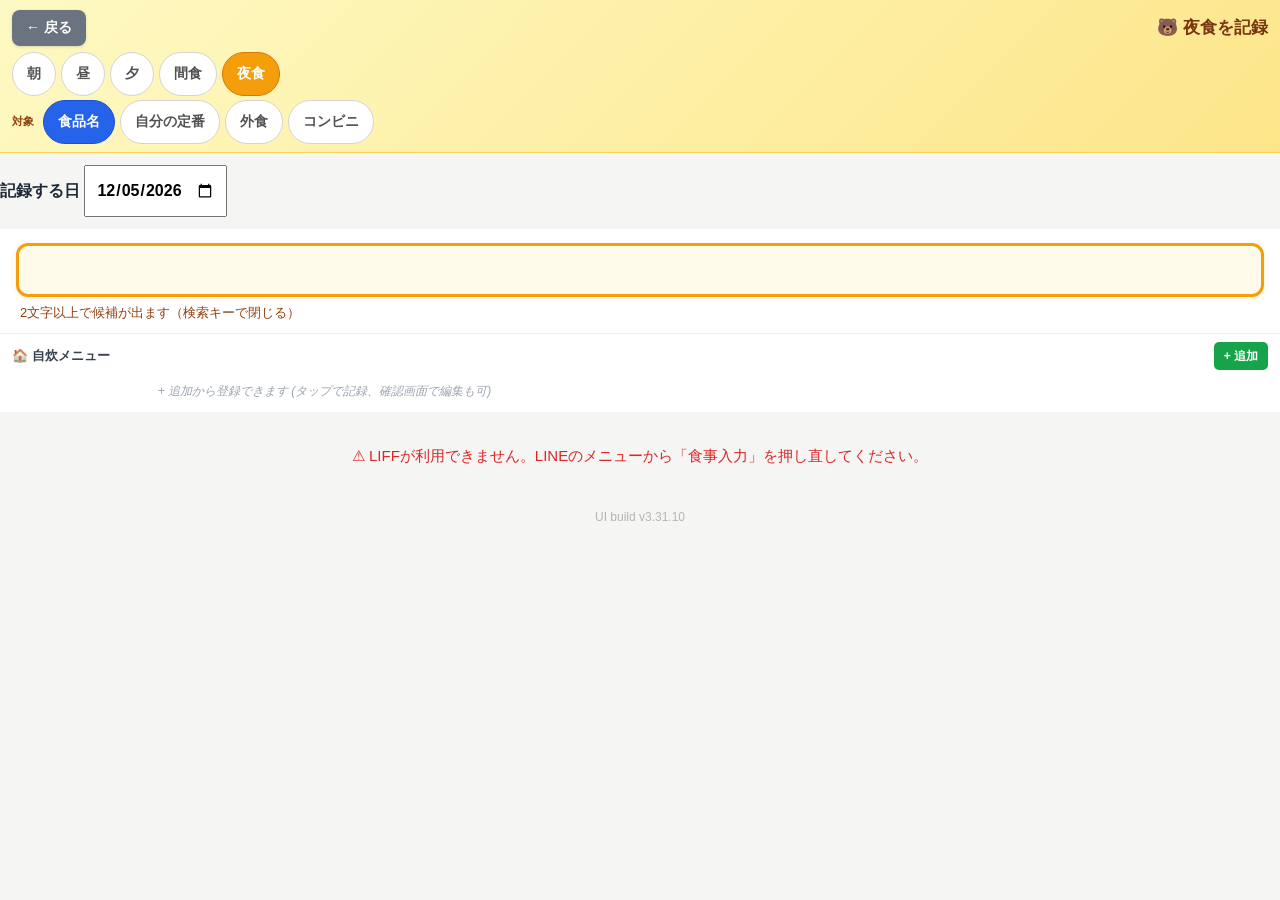
<file: meal_input/index.html>
<!DOCTYPE html>
<html lang="ja">
<head>
<meta charset="utf-8">
<meta name="viewport" content="width=device-width,initial-scale=1">
<meta name="referrer" content="no-referrer">
<meta http-equiv="Cache-Control" content="no-store, no-cache, must-revalidate">
<meta http-equiv="Pragma" content="no-cache">
<meta http-equiv="Expires" content="0">
<title>食事入力</title>
<script charset="utf-8" src="https://static.line-scdn.net/liff/edge/2/sdk.js"></script>
<script>
// v3.20.0 撮影モード (mode=photo) 判定 — 描画前に html へ class を付与（通常画面のちらつき防止）
window.__PHOTO_MODE = false;
try {
  window.__PHOTO_MODE = (new URLSearchParams(location.search).get('mode') === 'photo');
} catch (e) {}
if (window.__PHOTO_MODE) document.documentElement.className += ' photo-mode';
// v3.18.0: LIFF 内ブラウザ強キャッシュ対策 - バージョン違いで強制リロード
(function() {
  var CURRENT_VERSION = 'v3.31.10';
  window.__APP_BUILD = CURRENT_VERSION;  // build表示用（版マーカーと同一の単一定数）
  // 古い sig キャッシュも強制削除 (くまさんFB対応)
  try {
    Object.keys(localStorage).forEach(function(k) {
      if (k.indexOf('sanro_meal_input_sig') === 0 || k.indexOf('sanro_sig_cache') === 0) {
        localStorage.removeItem(k);
      }
    });
  } catch (e) {}
  try {
    var stored = localStorage.getItem('meal_input_version');
    if (stored && stored !== CURRENT_VERSION) {
      localStorage.setItem('meal_input_version', CURRENT_VERSION);
      // バージョンが変わった → ハードリロード (cache buster クエリ付与)
      // v3.20.0: mode=photo 等の既存クエリを失わないように引き継ぐ
      var url = location.pathname + '?v=' + CURRENT_VERSION + '&t=' + Date.now()
        + (window.__PHOTO_MODE ? '&mode=photo' : '');
      location.replace(url);
      return;
    }
    localStorage.setItem('meal_input_version', CURRENT_VERSION);
  } catch (e) {}
})();
</script>
<style>
/* v3.15.0 Phase 7.1.A: 文字サイズ 16px 基準、タップ領域 44px 最低、行間 1.6 */
*{box-sizing:border-box;margin:0;padding:0;-webkit-tap-highlight-color:transparent}
html,body{font-family:-apple-system,"Hiragino Sans","Noto Sans JP",sans-serif;background:#f5f5f4;color:#1f2937;font-size:16px;line-height:1.6}
body{padding-bottom:140px}

/* v3.17.6 くまさんFB: 自前ヘッダーを LIFF タイトルバー直下に固定、戻るボタンを最上左に最大化 */
.header{background:linear-gradient(135deg,#fef9c3,#fde68a);padding:10px 12px 8px;border-bottom:1px solid #fcd34d;position:sticky;top:0;z-index:50}
.header-title{font-size:17px;font-weight:bold;color:#78350f;margin-bottom:6px;display:flex;align-items:center;justify-content:space-between;gap:8px}
.header-title #header-title-text{flex:1;text-align:right}
.header-sub{font-size:12px;color:#92400e;margin-top:1px}
/* v3.17.9 くまさんFB: 戻るボタンを青→グレーに変更 (色がきつすぎ) */
.back-btn{background:#6b7280;border:none;color:#fff;font-size:14px;font-weight:600;padding:6px 14px;border-radius:8px;cursor:pointer;min-height:36px;box-shadow:0 1px 3px rgba(107,114,128,0.25);flex-shrink:0}
.back-btn:active{transform:scale(0.96);background:#4b5563}
/* v3.17.3 くまさんFB: 自動収納廃止 (ヘッダーは常時表示、上スワイプで自然に隠れる) */

/* コンパクトチップ行 */
.chip-row{display:flex;gap:5px;flex-wrap:wrap;margin-top:4px}
.chip-label{font-size:11px;color:#92400e;font-weight:600;margin-right:4px;align-self:center}

/* 食事区分チップ (v3.22.0 タップ領域を44pxに拡大) */
.mt-chip{min-height:44px;padding:8px 14px;font-size:14px;font-weight:600;border:1px solid #d4d4d4;border-radius:999px;background:#fff;color:#525252;cursor:pointer}
.mt-chip.selected{background:#f59e0b;color:#fff;border-color:#d97706}
.mt-chip:active{transform:scale(0.96)}

/* 検索モードチップ (v3.22.0 タップ領域を44pxに拡大) */
.mode-chip{min-height:44px;padding:8px 14px;font-size:14px;font-weight:600;border:1px solid #d4d4d4;border-radius:999px;background:#fff;color:#525252;cursor:pointer}
.mode-chip.selected{background:#2563eb;color:#fff;border-color:#1d4ed8}
.mode-chip:active{transform:scale(0.96)}

@media (max-width: 390px) {
  .mt-chip, .mode-chip { min-height: 44px; padding: 7px 11px; font-size: 13px; }
  .header-title { font-size: 16px; }
}

/* v3.15.5: 検索ガイド廃止 - placeholder で代替 */
/* v3.17.0 Phase 7.1.C revised: お気に入りUI P1非表示化 (CSS は残置だが #fav-section は HTML から削除) */

/* v3.17.0 Phase 7.1.C revised: よく使うもの (履歴自動集計) */
/* v3.17.3 くまさんFB: 検索欄が空のときだけ表示 (.q-has-text で隠す) */
/* v3.19.0: よく使うもの常設表示は廃止（くまさん判断 2026-06-11: 表示領域圧迫のため。データ/APIは温存） */
.frequent-section{display:none;padding:8px 12px 4px;background:#fff}
body.q-has-text .frequent-section{display:none}

/* v3.18.0 Phase 7.1.D: 自炊メニュー */
.home-meals-section{padding:8px 12px 4px;background:#fff}
body.q-has-text .home-meals-section{display:none}
.home-meals-section-label{font-size:13px;color:#374151;font-weight:600;margin-bottom:6px;display:flex;justify-content:space-between;align-items:center}
.home-meals-section-hint{font-size:10px;color:#9ca3af;font-weight:normal}
.home-meals-buttons{display:grid;grid-template-columns:repeat(2,1fr);gap:6px}
.home-meal-chip{min-height:48px;padding:8px 10px;font-size:13px;font-weight:600;border:1.5px solid #d4f4dd;border-radius:8px;background:#f0fdf4;color:#166534;cursor:pointer;text-align:left;display:flex;flex-direction:column;justify-content:center;overflow:hidden;-webkit-touch-callout:none;user-select:none}
.home-meal-chip:active{background:#dcfce7;transform:scale(0.97)}
.home-meal-chip .name{font-size:14px;font-weight:700;color:#166534;white-space:nowrap;overflow:hidden;text-overflow:ellipsis}
.home-meal-chip .meta{font-size:11px;color:#15803d;margin-top:2px}
.home-meals-empty{font-size:12px;color:#9ca3af;text-align:center;padding:6px;font-style:italic}

/* 自炊メニュー確認モーダル */
.hm-confirm-info{padding:12px;background:#f0fdf4;border:1px solid #bbf7d0;border-radius:8px;margin-bottom:12px}
.hm-confirm-name{font-size:17px;font-weight:bold;color:#14532d}
.hm-confirm-meta{font-size:14px;color:#166534;margin-top:4px}
.hm-confirm-memo{font-size:12px;color:#15803d;margin-top:4px;font-style:italic}
.hm-confirm-btn{width:100%;padding:14px;min-height:48px;font-size:16px;font-weight:bold;border:none;border-radius:8px;cursor:pointer;margin-bottom:6px}
.hm-btn-record{background:#16a34a;color:#fff}
.hm-btn-amount{background:#3b82f6;color:#fff}
.hm-btn-edit{background:#fef3c7;color:#78350f;border:1px solid #fcd34d}
.hm-btn-cancel{background:#fff;color:#555;border:1px solid #d1d5db}
.frequent-section-label{font-size:13px;color:#374151;font-weight:600;margin-bottom:6px;display:flex;justify-content:space-between;align-items:center}
.frequent-section-hint{font-size:10px;color:#9ca3af;font-weight:normal}
.frequent-buttons{display:grid;grid-template-columns:repeat(2,1fr);gap:6px}
.frequent-chip{min-height:48px;padding:8px 10px;font-size:13px;font-weight:600;border:1.5px solid #d4d4d4;border-radius:8px;background:#fff;color:#374151;cursor:pointer;text-align:left;display:flex;flex-direction:column;justify-content:center;overflow:hidden;-webkit-touch-callout:none;user-select:none}
.frequent-chip:active{background:#f3f4f6;transform:scale(0.97)}
.frequent-chip.long-pressing{background:#fef2f2;border-color:#fecaca}
.frequent-chip .name{font-size:14px;font-weight:700;color:#1f2937;white-space:nowrap;overflow:hidden;text-overflow:ellipsis}
.frequent-chip .meta{font-size:11px;color:#92400e;margin-top:2px}
.frequent-empty{font-size:12px;color:#9ca3af;text-align:center;padding:6px;font-style:italic}

/* よく使うもの確認モーダル */
.freq-confirm-info{padding:12px;background:#f0f9ff;border:1px solid #bae6fd;border-radius:8px;margin-bottom:12px}
.freq-confirm-name{font-size:17px;font-weight:bold;color:#1e3a8a}
.freq-confirm-meta{font-size:14px;color:#1e40af;margin-top:4px}
.freq-confirm-btn{width:100%;padding:14px;min-height:48px;font-size:16px;font-weight:bold;border:none;border-radius:8px;cursor:pointer;margin-bottom:6px}
.freq-btn-record{background:#16a34a;color:#fff}
.freq-btn-amount{background:#3b82f6;color:#fff}
.freq-btn-search{background:#fef3c7;color:#78350f;border:1px solid #fcd34d}
.freq-btn-cancel{background:#fff;color:#555;border:1px solid #d1d5db}

/* v3.15.4 Phase 7.1.B 追加: 当日食事一覧 */
.today-meals{margin:12px 16px;padding:12px;background:#fff;border:1px solid #e5e5e5;border-radius:10px}
.today-meals-title{font-size:16px;font-weight:bold;color:#78350f;margin-bottom:8px;display:flex;justify-content:space-between;align-items:center}
.today-meals-total{font-size:14px;color:#92400e;font-weight:600}
.today-mt-group{margin-top:10px}
.today-mt-label{font-size:14px;font-weight:bold;color:#525252;margin-bottom:4px;padding:2px 6px;background:#fef3c7;border-radius:4px;display:inline-block}
.today-mt-empty{font-size:13px;color:#999;padding:4px 6px;font-style:italic}
.today-meal-row{display:flex;align-items:center;padding:8px 4px;border-bottom:1px solid #f3f4f6;gap:8px}
.today-meal-info{flex:1;min-width:0}
.today-meal-name{font-size:16px;font-weight:600;color:#1f2937;white-space:nowrap;overflow:hidden;text-overflow:ellipsis}
.today-meal-meta{font-size:13px;color:#666;margin-top:2px}
.today-meal-kcal{font-size:15px;color:#92400e;font-weight:700;white-space:nowrap}
.today-meal-actions{display:flex;gap:4px;margin-left:6px}
.today-meal-btn{min-width:44px;min-height:44px;padding:8px 10px;font-size:13px;font-weight:600;border:1px solid #d4d4d4;border-radius:6px;background:#fff;cursor:pointer}
.today-meal-btn.edit{color:#1D4ED8;border-color:#BFDBFE;background:#EFF6FF}
.today-meal-btn.del{color:#b91c1c;border-color:#fecaca;background:#fef2f2}
.today-meal-btn:active{transform:scale(0.95)}
.today-empty{padding:16px;text-align:center;color:#888;font-size:14px}

/* v3.15.5: タップ起動エリア廃止 (くまさん指示) */

/* 検索欄 (v3.17.6: ヘッダー固定化に合わせて sticky 解除、自然にスクロール) */
.search-box{padding:14px 16px 10px;background:#fff;border-bottom:1px solid #eee}
/* v3.17.3 くまさんFB: 入力欄右端の × クリアボタン */
.search-input-wrap{position:relative}
.search-input-wrap input{padding-right:42px !important}
.clear-input-btn{position:absolute;right:8px;top:50%;transform:translateY(-50%);width:30px;height:30px;border:none;border-radius:50%;background:#d4d4d4;color:#fff;font-size:16px;font-weight:bold;cursor:pointer;display:none;line-height:1;padding:0}
.clear-input-btn:active{background:#9ca3af;transform:translateY(-50%) scale(0.92)}
body.q-has-text .clear-input-btn{display:flex;align-items:center;justify-content:center}
.search-box input.hidden-init{display:none}
.search-box input{width:100%;padding:14px 16px;font-size:17px;border:3px solid #f59e0b;border-radius:12px;background:#fffbeb;outline:none;box-shadow:0 2px 6px rgba(245,158,11,0.15);transition:all .15s;font-weight:500;min-height:50px}
.search-box input::placeholder{color:#b45309;opacity:.7}
.search-box input:focus{border-color:#d97706;background:#fff;box-shadow:0 0 0 4px rgba(245,158,11,0.2)}
.hint{font-size:13px;color:#92400e;margin-top:6px;padding-left:4px;font-weight:500}

/* v3.15.3 Phase 7.1.B 修正: 旧カテゴリボタン6つ廃止 (モード切替+お気に入り+自炊メニューへ寄せる) */

/* 候補リスト（v3.15.0: 大幅拡大） */
.results{padding:8px 16px}
.result-item{padding:16px 14px;margin-bottom:8px;background:#fff;border:1px solid #e5e5e5;border-radius:10px;cursor:pointer;display:flex;justify-content:space-between;align-items:center;transition:all .12s;-webkit-tap-highlight-color:rgba(254,243,199,0.5);min-height:56px}
.result-item:active{background:#fef3c7;transform:scale(0.98)}
.result-item.selecting{background:#fde68a !important;opacity:0.7;pointer-events:none;border-color:#f59e0b}
.result-item .label{font-size:17px;font-weight:700;flex:1;color:#1f2937}
.result-item .kcal{font-size:16px;color:#92400e;font-weight:700;margin-left:8px;white-space:nowrap}
/* v3.19.0 検索V2: 件数ヘッダー・さらに表示・build表示 */
.results-header{font-size:14px;color:#6b7280;padding:4px 4px 8px}
.more-btn{min-height:48px;width:100%;padding:12px;font-size:16px;border:1px solid #fcd34d;border-radius:10px;background:#fffbeb;color:#78350f;cursor:pointer;margin-top:8px;font-weight:600}
.build-tag{font-size:12px;color:#b8b5ad;text-align:center;padding:8px 0 4px}
.result-item.history{border-left:4px solid #10b981}
.result-item.restaurant{border-left:4px solid #f59e0b}
.result-item.food{border-left:4px solid #6b7280}
.result-item .hist-del-btn{flex:none;margin-left:10px;width:44px;height:44px;border:none;border-radius:8px;background:#fef2f2;color:#dc2626;font-size:18px;line-height:1;cursor:pointer;-webkit-touch-callout:none;-webkit-tap-highlight-color:transparent}
.result-item .hist-del-btn:active{background:#fecaca;transform:scale(0.92)}
.empty{padding:24px 16px;text-align:center;color:#666;font-size:15px;line-height:1.6}
/* v3.15.5: 検索中表示を青系に統一 (くまさん指示) */
.searching{padding:24px 16px;text-align:center;color:#1D4ED8;font-size:15px;font-weight:600;background:#EFF6FF;border:1px dashed #BFDBFE;border-radius:8px;margin:8px 0}
.searching-bar{padding:6px 16px;background:#EFF6FF;border-bottom:1px solid #BFDBFE;color:#1D4ED8;font-size:13px;font-weight:600;text-align:center;animation:pulse 1.2s infinite ease-in-out}
@keyframes pulse{0%,100%{opacity:1}50%{opacity:0.5}}

/* モーダル */
.modal{position:fixed;inset:0;background:rgba(0,0,0,0.5);z-index:100;display:flex;align-items:center;justify-content:center;padding:16px}
.modal.hidden{display:none}
.modal-card{background:#fff;border-radius:16px;padding:20px;max-width:380px;width:100%;max-height:80vh;overflow-y:auto}
/* v3.17.1 くまさん4点FB: モーダル左上戻るボタン */
.modal-header{display:flex;align-items:center;margin-bottom:12px;gap:8px}
.modal-back-btn{background:#f3f4f6;border:1px solid #d1d5db;color:#374151;font-size:14px;font-weight:600;padding:6px 12px;border-radius:6px;cursor:pointer;min-height:36px}
.modal-back-btn:active{transform:scale(0.96);background:#e5e7eb}
.modal-title{font-size:17px;font-weight:bold;margin-bottom:16px;color:#1f2937;line-height:1.4}
.amount-buttons{display:grid;grid-template-columns:repeat(3,1fr);gap:8px;margin-bottom:12px}
.amount-buttons button{padding:14px 8px;min-height:48px;font-size:16px;font-weight:600;border:1px solid #fcd34d;border-radius:8px;background:#fffbeb;color:#78350f;cursor:pointer}
.amount-buttons button:active,.amount-buttons button.selected{background:#fde68a}
#amount-manual{width:100%;padding:14px;min-height:50px;font-size:18px;border:2px solid #fcd34d;border-radius:8px;margin-bottom:8px}
.manual-confirm{width:100%;padding:14px;min-height:48px;font-size:16px;font-weight:bold;border:none;border-radius:8px;background:#16a34a;color:#fff;cursor:pointer;margin-bottom:8px}
.modal-close{width:100%;padding:12px;min-height:44px;font-size:14px;border:1px solid #d1d5db;border-radius:8px;background:#fff;color:#555;cursor:pointer}
.hidden{display:none !important}

/* v3.20.0 撮影モード (mode=photo): 検索系UIを隠し撮影パネルのみ表示。レイアウト・既存スタイルは不変更 */
#photo-panel{display:none}
.photo-mode .search-box, .photo-mode #mode-switch, .photo-mode #brand-filter, .photo-mode #frequent-section,
.photo-mode #home-meals-section, .photo-mode #results, .photo-mode #today-meals-section{display:none !important}
.photo-mode #photo-panel{display:block}
#photo-panel{padding:16px}
.photo-guide{font-size:16px;color:#444;line-height:1.6;margin-bottom:14px}
.photo-big-btn{display:flex;align-items:center;justify-content:center;gap:8px;width:100%;min-height:64px;font-size:18px;font-weight:bold;border:2px solid #fcd34d;border-radius:12px;background:#fde68a;color:#78350f;cursor:pointer}
.photo-big-btn:active{background:#fcd34d}
.photo-big-btn.secondary{margin-top:8px;min-height:48px;font-size:16px;background:#fffbeb}
.photo-big-btn.secondary:active{background:#fde68a}
.photo-preview-img{width:100%;border-radius:12px;border:1px solid #e5e7eb;display:block;margin-bottom:10px}
.photo-actions{display:grid;grid-template-columns:1fr 1fr;gap:8px}
.photo-actions button{min-height:48px;padding:12px;font-size:16px;border-radius:10px;border:1px solid #fcd34d;background:#fffbeb;color:#78350f;cursor:pointer;font-weight:600}
.photo-actions button.photo-primary{background:#15803d;color:#fff;border-color:#15803d}
.photo-actions button:disabled{opacity:.5}
.photo-status{margin-top:12px;padding:14px;border-radius:10px;background:#fffbeb;border:1px dashed #fcd34d;color:#92400e;font-size:15px;text-align:center;line-height:1.6}
.photo-status.error{background:#fef2f2;border:1px solid #fecaca;color:#b91c1c}
.photo-done{margin-top:12px;padding:16px;border-radius:12px;background:#f0fdf4;border:1px solid #86efac}
.photo-done-title{font-size:16px;font-weight:bold;color:#166534;margin-bottom:6px}
.photo-done-body{font-size:15px;color:#444;line-height:1.6;margin-bottom:10px}
.photo-link-btn{display:block;width:100%;min-height:48px;margin-top:16px;padding:12px;font-size:15px;border:1px solid #d1d5db;border-radius:10px;background:#fff;color:#555;cursor:pointer;text-align:center}
/* v3.21.0 Phase 1-D: 解析結果確認画面 */
.pc-card{padding:14px;border:1px solid #fcd34d;border-radius:12px;background:#fffbeb;margin-bottom:12px}
.pc-name{font-size:18px;font-weight:bold;color:#78350f;line-height:1.4}
.pc-kcal{font-size:15px;color:#92400e;margin:4px 0 8px}
.pc-items{border-top:1px dashed #fcd34d;padding-top:8px}
.pc-item{display:flex;justify-content:space-between;font-size:14px;color:#444;padding:2px 0}
.pc-item.pc-hidden-item{color:#595959;font-size:14px}
/* v3.23.0: 栄養素サマリー（絵文字＋日本語で統一表記） */
.pc-nutri{display:grid;grid-template-columns:1fr 1fr;gap:4px 12px;border-top:1px dashed #fcd34d;padding-top:8px;margin-top:8px}
.pc-nutri-row{display:flex;justify-content:space-between;font-size:14px;color:#555}
.pc-nutri-row .v{font-weight:700;color:#78350f}
.pc-note{font-size:14px;color:#595959;margin-top:8px}
.pc-q-block{margin-bottom:12px}
.pc-q{font-size:15px;font-weight:600;color:#444;margin-bottom:6px}
.pc-chips{display:flex;flex-wrap:wrap;gap:8px}
.pc-chip{min-height:44px;padding:10px 14px;font-size:15px;border:1px solid #d1d5db;border-radius:22px;background:#fff;color:#444;cursor:pointer}
.pc-chip.sel{background:#fde68a;border-color:#f59e0b;color:#78350f;font-weight:bold}
.pc-chip.pc-chip-dim{color:#595959;border-style:dashed}
#pc-name-input{width:100%;min-height:44px;padding:10px 12px;font-size:16px;border:1px solid #d1d5db;border-radius:10px;margin-bottom:10px;box-sizing:border-box}
.pc-commit{min-height:56px;background:#15803d;border-color:#15803d;color:#fff;margin-bottom:8px}
.pc-commit:active{background:#166534}
/* v3.15.5: トーストを下部に移動 (くまさん指示) - recorded バーより上に重ねる */
.toast{position:fixed;bottom:120px;left:50%;transform:translateX(-50%);padding:14px 22px;background:rgba(31,41,55,0.92);color:#fff;border-radius:10px;font-size:15px;font-weight:600;z-index:200;max-width:90%;text-align:center;box-shadow:0 4px 16px rgba(0,0,0,0.25)}

/* 記録済みバー */
.recorded{position:fixed;bottom:0;left:0;right:0;background:#fff;border-top:2px solid #fcd34d;padding:14px 16px;box-shadow:0 -4px 12px rgba(0,0,0,0.08);z-index:50}
.recorded-title{font-size:16px;font-weight:bold;color:#166534;margin-bottom:6px}
.recorded-list{font-size:14px;color:#444;margin-bottom:8px;max-height:96px;overflow-y:auto}
.recorded-list .row{display:flex;justify-content:space-between;padding:3px 0}
.recorded-list .total{border-top:1px dashed #ccc;padding-top:4px;margin-top:4px;font-weight:bold;color:#78350f;font-size:15px}
.recorded-actions{display:grid;grid-template-columns:1fr 1fr;gap:8px}
.recorded-actions button{padding:14px;min-height:48px;font-size:16px;font-weight:600;border:1px solid #fcd34d;border-radius:8px;background:#fffbeb;color:#78350f;cursor:pointer}
.recorded-actions button.primary{background:#16a34a;color:#fff;border-color:#15803d}
</style>
</head>
<body>
<!-- v3.17.3 くまさんFB: フローティング戻るボタン廃止 → ヘッダー戻るボタンに統一 -->

<!-- v3.17.1 くまさん4点FB: ヘッダー左上に「← LINEに戻る」ボタン -->
<div class="header" id="main-header">
  <div class="header-title">
    <button class="back-btn" id="header-back-btn" style="background:#6b7280 !important;color:#fff !important;border-color:#4b5563 !important">← 戻る</button>
    <span id="header-title-text">🐻 食事を記録</span>
  </div>
  <div class="chip-row" id="meal-type-bar">
    <button class="mt-chip" data-mt="breakfast">朝</button>
    <button class="mt-chip" data-mt="lunch">昼</button>
    <button class="mt-chip" data-mt="dinner">夕</button>
    <button class="mt-chip" data-mt="snack">間食</button>
    <button class="mt-chip" data-mt="midnight">夜食</button>
  </div>
  <div class="chip-row" id="mode-switch">
    <span class="chip-label">対象</span>
    <button class="mode-chip selected" data-mode="food">食品名</button>
    <button class="mode-chip" data-mode="home">自分の定番</button>
    <button class="mode-chip" data-mode="restaurant">外食</button>
    <button class="mode-chip" data-mode="convenience">コンビニ</button>
  </div>
  <div id="brand-filter" class="chip-row hidden" aria-label="コンビニの店名で絞り込み">
    <span>店名から探す</span>
    <button type="button" class="mode-chip" data-chain="ファミリーマート">ファミリーマート</button>
    <button type="button" class="mode-chip" data-chain="セブンイレブン">セブンイレブン</button>
    <button type="button" class="mode-chip" data-chain="ローソン">ローソン</button>
    <button type="button" class="mode-chip" data-chain="ミニストップ">ミニストップ</button>
    <button type="button" class="mode-chip" data-chain="デイリーヤマザキ">デイリーヤマザキ</button>
  </div>
</div>

<!-- v3.17.3 くまさんFB: 入力欄右端に × クリアボタン -->
<label style="display:block;margin:12px 0;font-weight:700">記録する日 <input type="date" id="record-date" style="font:inherit;padding:10px"></label>
<div class="search-box">
  <div class="search-input-wrap">
    <input type="text" id="q" placeholder="" autocomplete="off" inputmode="text" enterkeyhint="search">
    <button class="clear-input-btn" id="clear-input-btn" type="button" aria-label="入力をクリア">×</button>
  </div>
  <div class="hint">2文字以上で候補が出ます（検索キーで閉じる）</div>
</div>

<!-- v3.17.1 くまさん4点FB: よく使うもの (キーボード表示時のみ表示) -->
<div class="frequent-section" id="frequent-section">
  <div class="frequent-section-label">
    <span>⭐ よく使うもの</span>
    <span class="frequent-section-hint">長押しで削除</span>
  </div>
  <div class="frequent-buttons" id="frequent-buttons">
    <div class="frequent-empty">記録が増えると、ここによく使うものが自動で表示されます</div>
  </div>
</div>

<!-- v3.18.0 Phase 7.1.D: 自炊メニュー -->
<div class="home-meals-section" id="home-meals-section">
  <div class="home-meals-section-label">
    <span>🏠 自炊メニュー</span>
    <button id="hm-add-btn" style="background:#16a34a;color:#fff;border:none;font-size:12px;font-weight:600;padding:4px 10px;border-radius:5px;cursor:pointer;min-height:28px">+ 追加</button>
  </div>
  <div class="home-meals-buttons" id="home-meals-buttons">
    <div class="home-meals-empty">+ 追加から登録できます (タップで記録、確認画面で編集も可)</div>
  </div>
</div>

<!-- v3.20.0 撮影モード (mode=photo) 専用パネル。通常入力時は非表示 -->
<div id="photo-panel">
  <div class="photo-guide">写真を撮るか、アルバムから選んで記録できます。<br>食事の区分（朝/昼/夕…）は上のボタンで変更できます。</div>
  <input type="file" id="photo-input" accept="image/*" capture="environment" style="display:none">
  <input type="file" id="photo-album-input" accept="image/*" style="display:none">
  <div id="photo-start-wrap">
    <button id="photo-camera-btn" class="photo-big-btn" type="button">📷 カメラを起動</button>
    <button id="photo-album-btn" class="photo-big-btn secondary" type="button">🖼️ アルバムから選ぶ</button>
  </div>
  <div id="photo-preview-wrap" class="hidden">
    <img id="photo-preview" class="photo-preview-img" alt="撮影した食事の写真">
    <div class="photo-actions">
      <button id="photo-retake" type="button">撮り直す</button>
      <button id="photo-submit" type="button" class="photo-primary">🔍 解析する</button>
    </div>
  </div>
  <!-- v3.21.0 Phase 1-D: 解析結果の確認画面（即登録の廃止） -->
  <div id="photo-confirm" class="hidden">
    <div class="pc-card">
      <div class="pc-name" id="pc-name"></div>
      <div class="pc-kcal" id="pc-kcal"></div>
      <div class="pc-items" id="pc-items"></div>
      <div class="pc-nutri" id="pc-nutri"></div>
      <div class="pc-note">AIの推定値です。「直す」から修正できます。</div>
    </div>
    <div id="pc-alts" class="pc-q-block hidden">
      <div class="pc-q">🤖 もしかして、どれに近いですか？</div>
      <div class="pc-note" style="margin:0 0 6px;">近いものがあればタップ。無ければ下の「✏️ 直す」で手入力できます。</div>
      <div class="pc-chips" id="pc-alt-chips"></div>
    </div>
    <div id="pc-count" class="pc-q-block hidden">
      <div class="pc-q" id="pc-count-q"></div>
      <div class="pc-chips" id="pc-count-chips"></div>
    </div>
    <div id="pc-portionq" class="pc-q-block hidden">
      <div class="pc-q">どれくらい食べましたか？</div>
      <div class="pc-chips" id="pc-portionq-chips"></div>
    </div>
    <div id="pc-edit" class="pc-q-block hidden">
      <div class="pc-q">料理名:</div>
      <input id="pc-name-input" type="text" maxlength="60" placeholder="" autocomplete="off">
      <div class="pc-q">量:</div>
      <div class="pc-chips" id="pc-portion-chips"></div>
    </div>
    <button id="pc-commit" class="photo-big-btn pc-commit" type="button">✅ この内容で登録</button>
    <div class="photo-actions">
      <button id="pc-edit-btn" type="button">✏️ 直す</button>
      <button id="pc-cancel" type="button">🗑 取り消す</button>
    </div>
  </div>
  <div id="photo-status" class="photo-status hidden" role="status" aria-live="polite"></div>
  <div id="photo-done" class="photo-done hidden">
    <div class="photo-done-title">記録しました 🐻</div>
    <div class="photo-done-body" id="photo-done-body"></div>
    <div class="photo-actions">
      <button id="photo-again" type="button">もう1枚撮る</button>
      <button id="photo-close" type="button" class="photo-primary">LINEに戻る</button>
    </div>
  </div>
  <button id="photo-to-normal" class="photo-link-btn" type="button">⌨️ 文字で入力する（通常入力に切り替え）</button>
</div>

<div id="results" class="results"></div>

<!-- v3.15.4 Phase 7.1.B 追加: 未検索時の当日食事一覧 -->
<div id="today-meals-section" class="today-meals" style="display:none">
  <div class="today-meals-title">
    <span>📋 選択した日の食事</span>
    <span class="today-meals-total" id="today-total">合計 0 kcal</span>
  </div>
  <div id="today-meals-body"></div>
</div>

<!-- v3.15.4 Phase 7.1.B 追加: 削除確認モーダル -->
<div id="delete-modal" class="modal hidden">
  <div class="modal-card">
    <div class="modal-header">
      <button class="modal-back-btn" data-modal-back="delete-modal">← 戻る</button>
    </div>
    <div class="modal-title">この記録を削除しますか？</div>
    <div id="delete-target-info" style="padding:10px;background:#fef2f2;border-radius:8px;margin-bottom:12px;font-size:15px"></div>
    <button id="delete-confirm" class="manual-confirm" style="background:#dc2626">削除する</button>
    <button id="delete-cancel" class="modal-close">やめる</button>
  </div>
</div>

<!-- v3.17.0 Phase 7.1.C revised: お気に入り管理モーダル廃止 (コードは GAS 側で残置) -->

<!-- v3.17.1 くまさん4点FB: よく使うもの 長押し削除確認モーダル -->
<div id="frequent-delete-modal" class="modal hidden">
  <div class="modal-card">
    <div class="modal-header">
      <button class="modal-back-btn" data-modal-back="frequent-delete-modal">← 戻る</button>
    </div>
    <div class="modal-title">よく使うものから削除しますか？</div>
    <div id="frequent-delete-info" style="padding:10px;background:#fef2f2;border-radius:8px;margin-bottom:8px;font-size:15px"></div>
    <div style="font-size:12px;color:#6b7280;margin-bottom:12px">該当する過去の記録もすべて履歴から削除されます（論理削除）</div>
    <button id="frequent-delete-confirm" class="manual-confirm" style="background:#dc2626">削除する</button>
    <button id="frequent-delete-cancel" class="modal-close">やめる</button>
  </div>
</div>

<!-- v3.18.0 Phase 7.1.D: 自炊メニュー 確認モーダル -->
<div id="home-meal-confirm-modal" class="modal hidden">
  <div class="modal-card">
    <div class="modal-header">
      <button class="modal-back-btn" data-modal-back="home-meal-confirm-modal">← 戻る</button>
    </div>
    <div class="modal-title">この内容で記録しますか？</div>
    <div class="hm-confirm-info">
      <div class="hm-confirm-name" id="hm-confirm-name"></div>
      <div class="hm-confirm-meta" id="hm-confirm-meta"></div>
      <div class="hm-confirm-memo" id="hm-confirm-memo"></div>
    </div>
    <button id="hm-btn-record" class="hm-confirm-btn hm-btn-record">記録する</button>
    <button id="hm-btn-amount" class="hm-confirm-btn hm-btn-amount">量を変える</button>
    <button id="hm-btn-edit" class="hm-confirm-btn hm-btn-edit">編集</button>
    <button id="hm-btn-cancel" class="hm-confirm-btn hm-btn-cancel">やめる</button>
  </div>
</div>

<!-- v3.18.0 Phase 7.1.D: 自炊メニュー 編集モーダル -->
<div id="home-meal-edit-modal" class="modal hidden">
  <div class="modal-card">
    <div class="modal-header">
      <button class="modal-back-btn" data-modal-back="home-meal-edit-modal">← 戻る</button>
    </div>
    <div class="modal-title" id="hm-edit-title">自炊メニューを編集</div>
    <div style="font-size:13px;color:#666;margin-bottom:6px;font-weight:600">名前 (30文字まで)</div>
    <input type="text" id="hm-edit-label" placeholder="" maxlength="30" style="width:100%;padding:12px;font-size:16px;border:1.5px solid #d4d4d4;border-radius:8px;margin-bottom:10px">
    <div style="display:grid;grid-template-columns:1fr 1fr 1fr;gap:6px;margin-bottom:10px">
      <div>
        <div style="font-size:13px;color:#666;margin-bottom:4px;font-weight:600">カロリー</div>
        <input type="text" id="hm-edit-kcal" placeholder="" inputmode="numeric" style="width:100%;padding:10px;font-size:15px;border:1.5px solid #d4d4d4;border-radius:8px">
        <div style="font-size:11px;color:#999;margin-top:2px">kcal</div>
      </div>
      <div>
        <div style="font-size:13px;color:#666;margin-bottom:4px;font-weight:600">量</div>
        <input type="text" id="hm-edit-amount" placeholder="" inputmode="decimal" style="width:100%;padding:10px;font-size:15px;border:1.5px solid #d4d4d4;border-radius:8px">
      </div>
      <div>
        <div style="font-size:13px;color:#666;margin-bottom:4px;font-weight:600">単位</div>
        <select id="hm-edit-unit" style="width:100%;padding:10px;font-size:15px;border:1.5px solid #d4d4d4;border-radius:8px;background:#fff">
          <option value="人前">人前</option>
          <option value="個">個</option>
          <option value="枚">枚</option>
          <option value="杯">杯</option>
          <option value="g">g</option>
          <option value="ml">ml</option>
        </select>
      </div>
    </div>
    <div style="font-size:13px;color:#666;margin-bottom:6px;font-weight:600">よく使う食事区分 (任意)</div>
    <div style="display:grid;grid-template-columns:repeat(5,1fr);gap:4px;margin-bottom:10px">
      <button class="mt-chip" data-hm-mt="">指定なし</button>
      <button class="mt-chip" data-hm-mt="breakfast">朝</button>
      <button class="mt-chip" data-hm-mt="lunch">昼</button>
      <button class="mt-chip" data-hm-mt="dinner">夕</button>
      <button class="mt-chip" data-hm-mt="snack">間食</button>
    </div>
    <div style="font-size:13px;color:#666;margin-bottom:6px;font-weight:600">メモ (100文字まで)</div>
    <textarea id="hm-edit-memo" maxlength="100" rows="2" placeholder="" style="width:100%;padding:10px;font-size:14px;border:1.5px solid #d4d4d4;border-radius:8px;margin-bottom:8px;font-family:inherit"></textarea>
    <div style="font-size:11px;color:#9ca3af;margin-bottom:10px">※ あとから変更できます</div>
    <button id="hm-edit-save" class="manual-confirm">保存</button>
    <button id="hm-edit-delete" class="modal-close" style="color:#dc2626;border-color:#fecaca;background:#fef2f2">このメニューを削除</button>
    <button id="hm-edit-cancel" class="modal-close">やめる</button>
  </div>
</div>

<!-- v3.17.0 Phase 7.1.C revised: よく使うもの 確認モーダル -->
<div id="frequent-confirm-modal" class="modal hidden">
  <div class="modal-card">
    <div class="modal-header">
      <button class="modal-back-btn" data-modal-back="frequent-confirm-modal">← 戻る</button>
    </div>
    <div class="modal-title">この内容で記録しますか？</div>
    <div class="freq-confirm-info">
      <div class="freq-confirm-name" id="freq-confirm-name"></div>
      <div class="freq-confirm-meta" id="freq-confirm-meta"></div>
    </div>
    <button id="freq-btn-record" class="freq-confirm-btn freq-btn-record">記録する</button>
    <button id="freq-btn-amount" class="freq-confirm-btn freq-btn-amount">量を変える</button>
    <button id="freq-btn-search" class="freq-confirm-btn freq-btn-search">検索欄に入れる</button>
    <button id="freq-btn-cancel" class="freq-confirm-btn freq-btn-cancel">やめる</button>
  </div>
</div>

<!-- v3.15.4 Phase 7.1.B 追加: 修正モーダル -->
<div id="edit-modal" class="modal hidden">
  <div class="modal-card">
    <div class="modal-header">
      <button class="modal-back-btn" data-modal-back="edit-modal">← 戻る</button>
    </div>
    <div class="modal-title" id="edit-title">記録を修正</div>
    <div id="edit-target-info" style="padding:10px;background:#EFF6FF;border-radius:8px;margin-bottom:12px;font-size:15px;color:#1E40AF"></div>
    <div style="font-size:13px;color:#666;margin-bottom:6px;font-weight:600">食事区分を変える</div>
    <div style="display:grid;grid-template-columns:repeat(5,1fr);gap:4px;margin-bottom:12px">
      <button class="mt-chip" data-edit-mt="breakfast" style="min-height:40px;font-size:13px">朝</button>
      <button class="mt-chip" data-edit-mt="lunch" style="min-height:40px;font-size:13px">昼</button>
      <button class="mt-chip" data-edit-mt="dinner" style="min-height:40px;font-size:13px">夕</button>
      <button class="mt-chip" data-edit-mt="snack" style="min-height:40px;font-size:13px">間食</button>
      <button class="mt-chip" data-edit-mt="midnight" style="min-height:40px;font-size:13px">夜食</button>
    </div>
    <div style="font-size:13px;color:#666;margin-bottom:6px;font-weight:600">kcal を直接修正 (任意)</div>
    <input type="text" id="edit-kcal" placeholder="" inputmode="numeric" style="width:100%;padding:12px;font-size:16px;border:2px solid #fcd34d;border-radius:8px;margin-bottom:12px">
    <button id="edit-save" class="manual-confirm">修正を保存</button>
    <button id="edit-cancel" class="modal-close">やめる</button>
  </div>
</div>

<div id="amount-modal" class="modal hidden">
  <div class="modal-card">
    <div class="modal-header">
      <button class="modal-back-btn" data-modal-back="amount-modal">← 戻る</button>
    </div>
    <div class="modal-title" id="amount-title">量を選んでください</div>
    <div id="amount-buttons" class="amount-buttons"></div>
    <input type="text" id="amount-manual" placeholder="0.5〜10 で入力" inputmode="decimal" class="hidden">
    <button id="amount-manual-confirm" class="manual-confirm hidden">この量で記録</button>
    <button id="amount-close" class="modal-close">やめる</button>
  </div>
</div>

<div id="toast" class="toast hidden"></div>

<!-- v3.17.1 くまさん4点FB: 「完了してLINEに戻る」削除 → ヘッダー左上「← 戻る」に統一 -->
<div id="recorded" class="recorded hidden">
  <div class="recorded-title">記録しました 🐻</div>
  <div id="recorded-list" class="recorded-list"></div>
  <div class="recorded-actions" style="grid-template-columns:1fr">
    <button id="add-more">もう1品追加</button>
  </div>
</div>

<script>
// ==================================================================
// サンロくん食事入力 SPA (yakusokuai.jp/meal_input/)
// v3.18.0 / Phase 7.1.D 自炊メニュー (User_HomeMeals) / 2026-05-21
// - 食事入力画面に🏠 自炊メニュー 6件表示 (緑系カード)
// - タップで確認モーダル (記録/量変更/編集/やめる)
// - 編集モーダル: 名前/kcal/量/単位/食事区分/メモ + 削除ボタン
// - 設定画面の追加ボタンから新規追加可能 (P2)、現状は編集モーダル流用で追加も可能
// v3.17.19 / デバッグ表示削除 + 認証完了時の自動再検索 / 2026-05-20
// - 黒帯デバッグ全削除 (showDebug 関数も削除)
// - onReady で既に2文字以上入力済みなら自動的に検索発火
//   (認証完了前にユーザーが「すき家」入れていたら自動で結果出る)
// v3.17.16 / デバッグ: 検索失敗原因切り分け / 2026-05-20
// - fetchCandidates にリクエストURL/レスポンス状態を画面下部に表示 (12秒)
// - くまさんが「すき家」検索時に何が起きてるか把握するため
// v3.17.15 / 緊急修正: sig キャッシュ機構を一旦無効化 / 2026-05-20
// くまさんFB「検索にでません」対応
// - 古い sig が GAS で unauthorized になっていた問題の根本対策
// - 毎回フル認証で確実に動く状態へ戻す (認証中表示は短く0.5-2秒)
// - localStorage の古いキャッシュも起動時に強制削除
// v3.17.14 / くまさんFB: 古い sig キャッシュ自動リカバリ / 2026-05-20
// - API 失敗時 (unauthorized/signature_invalid) を検知
// - localStorage キャッシュをクリア
// - cache buster クエリ付きで自動リロード → 次回はフル再認証
// v3.17.12 / くまさんFB: デバッグ表示削除 + 認証中表示を控えめに / 2026-05-20
// v3.17.10 / くまさんFB: 認証 sig キャッシュ (体感速度大幅改善) / 2026-05-20
// - localStorage に { userId, sig, displayName, expireAt 12h } を保存
// - 2回目以降は LIFF init / getProfile / GAS sign API を全部スキップ → 即 onReady
// - バックグラウンドで残り 4h 未満なら再認証 (sig 更新)
// - 体感: 認証中 2-7秒 → ほぼ 0秒
// v3.17.9 / くまさんFB: 戻るボタン 青→グレーに変更、共通 sanro-back-btn と統一 / 2026-05-20
// v3.17.8 / LIFF キャッシュ強制更新 + inline style 強制青 / 2026-05-20
// - LIFF 内ブラウザの強キャッシュで v3.17.7 (青) が反映されない問題対応
// - <head> 内に localStorage version check + 不一致なら location.replace で強制リロード
// - 戻るボタンに inline style !important で青色を強制
// v3.17.7 / くまさんFB: 戻るボタン 赤→青、文言「← 戻る」に短縮 / 2026-05-20
// v3.17.6 / くまさんFB: 戻るボタン強化 + 自前ヘッダーをLIFFタイトル直下に固定 / 2026-05-20
// - <title> から バージョン文字列削除 (LIFFタイトルバー表示を最小化)
// - .header を sticky top:0 z-index:50 で LIFFタイトル真下に固定
// - .back-btn を赤色 #dc2626 + 大型化 (40px min-height, 15px font-size, padding 8px 16px)
// - 文言「← LINEに戻る」で意図を明確化
// - .search-box の sticky は解除 (header と二重固定を避ける)
// 注: LIFFタイトルバーの「食事入力」「×」は LINE 標準UI で制御不可
//     自前ヘッダーをタイトル真下に固定することで「画面の最上部に近い左」を実現
// v3.17.5 / くまさんFB: 戻るボタンをヘッダー一番左に配置 / 2026-05-20
// - .header-title を justify-content:space-between に変更
// - 戻るボタンが左端、タイトル (🐻 食事を記録) が右寄せに
// v3.17.4 / 致命的バグ修正: setHeader が戻るボタンを消去していた問題 / 2026-05-20
// - setHeader() が .header-title 全体を textContent 上書きしていた
//   → 戻るボタンが初期化時に消去 → $("header-back-btn") が null
//   → addEventListener で TypeError → 後続全 listener 死亡
//   → 結果: 戻る/×ボタン/よく使うもの/検索結果が全部動かなかった
// - 修正: setHeader() を #header-title-text span 限定に変更
// - Cache-Control no-store meta 追加 (iOS/LIFF 内ブラウザ強キャッシュ対策)
// - <title> にバージョン番号 (実機で反映確認しやすく)
// v3.17.3 / くまさんFB再修正: 自動収納廃止 + × クリアボタン / 2026-05-20
// - kb-open 機能 (ヘッダー自動収納) を全廃 → ヘッダーは常時表示
// - 上スワイプで自然に隠れる (sticky でないので)
// - よく使うものは検索欄が空のとき表示 (body.q-has-text で隠す)
// - 入力欄右端に × クリアボタン (文字あるときだけ表示)
// - ヘッダー左上「← 戻る」が常時見える (LIFF closeWindow)
// v3.17.2 / くまさんFB2修正: kb-open制御を確実化 / 2026-05-20
// - body.kb-open .header { display:none } (max-height トランジション廃止)
// - focus/touchstart/click で kb-open 付与 (iOS focus 不安定対策)
// - blur 後 300ms 遅延 + 文字があれば kb-open 維持
// - キーボード表示中はフローティング ← 戻るボタン (検索欄左上)
// - 戻るボタン押下で 検索クリア + kb-open 解除 + 当日一覧表示
// v3.17.1 / くまさん4点FB: キーボード連動UI / 2026-05-20
// - 通常時: ヘッダー(食事区分/モードチップ)表示、よく使うもの非表示
// - 入力欄focus時: body.kb-open → ヘッダー収納 + よく使うもの表示
//   検索欄が画面最上部に貼り付き (sticky top:0)
// - よく使うもの長押し(500ms) → 削除確認モーダル → softDelete 該当全行
// - ヘッダー左上「← 戻る」ボタンで LIFF closeWindow に統一
// - 各モーダル左上にも「← 戻る」ボタン、右下「完了してLINEに戻る」は廃止
// v3.17.0 / Phase 7.1.C revised: 履歴自動表示 + ヘッダーコンパクト化 / 2026-05-20
// - 手動お気に入りUI 廃止 (#fav-section / #fav-mgr-modal 削除)
// - User_Favorite_Food_Searches コードは GAS 側に残置 (P2 で固定機能として再利用)
// - 「よく使うもの」を履歴上位6件で自動表示 (#frequent-section)
//   - 押下で確認モーダル → [記録する/量を変える/検索欄に入れる/やめる]
//   - 同じ料理でもサイズ違いは別候補
// - 食事区分5チップ + 検索モード4チップ をヘッダー .header 内にコンパクト配置
//   - mt-chip / mode-chip を pill 形状 (border-radius:999px) min-height:34px
//   - 縦幅 削減で当日食事一覧の表示スペース確保
// - 既存機能維持: 当日一覧 / 修正削除 / 正規化エンジン / 検索モード
// ==================================================================
window.__APP__ = {
  liffId: '2009608282-1Fi3wC1S',
  deployUrl: 'https://script.google.com/macros/s/AKfycbwqJPueCoeMtpY8WcCAHQjYXIROi8VAaqsbZmuf2iUQ65MG6teaJOC2CwZiGrUNlsd6/exec',
  userId: '',
  sig: '',
  qsBase: '',
  mealType: 'lunch',
  searchMode: 'food',  // v3.15.2 Phase 7.1.B: all/home/restaurant/convenience
};

(function(){
var $ = function(id) { return document.getElementById(id); };
var APP = window.__APP__;
var state = { selected: null, sizes: null, recordedItems: [], debounceTimer: null, reqCounter: 0, ready: false,
  lastQuery: "", searchCache: {}, searchCacheKeys: [] };  // v3.19.0 検索V2

// 食事区分マスタ
var MEAL_LABELS = {
  breakfast: '朝食',
  lunch: '昼食',
  dinner: '夕食',
  snack: '間食',
  midnight: '夜食',
};

// 時刻から食事タイプ自動判定 (v3.15.0: midnight 追加)
function autoMealTypeFromTime() {
  var hour = new Date().getHours();
  if (hour >= 5 && hour < 10) return 'breakfast';
  if (hour >= 10 && hour < 14) return 'lunch';
  if (hour >= 17 && hour < 21) return 'dinner';
  if (hour >= 22 || hour < 4) return 'midnight';
  return 'snack';
}
APP.mealType = autoMealTypeFromTime();
var dateInput = $('record-date');
if (dateInput) { var localToday = new Intl.DateTimeFormat('sv-SE', {timeZone:'Asia/Tokyo'}).format(new Date()); dateInput.value = localToday; dateInput.max = localToday; }
function selectedRecordDate() { return dateInput ? dateInput.value : ''; }
if (dateInput) dateInput.addEventListener('change', function() { if (state.ready) loadTodayMeals(); });
setHeader('🐻 ' + MEAL_LABELS[APP.mealType] + 'を記録');
setSelectedMealType(APP.mealType);

function setHeader(text) {
  // v3.17.4 致命的バグ修正: .header-title 全体ではなく #header-title-text の span だけ更新
  // (以前: textContent 上書きで戻るボタンも消去されていた)
  var el = document.getElementById('header-title-text');
  if (el) el.textContent = text;
}

function setSelectedMealType(mt) {
  Array.prototype.forEach.call(document.querySelectorAll('.mt-chip'), function(b) {
    b.classList.toggle('selected', b.getAttribute('data-mt') === mt);
  });
}

// 食事区分 chip クリック (v3.15.0 / v3.17.0 で frequent 再ロード追加)
Array.prototype.forEach.call(document.querySelectorAll('.mt-chip'), function(btn) {
  btn.addEventListener('click', function() {
    if (state.saving) return;
    var mt = this.getAttribute('data-mt');
    APP.mealType = mt;
    setHeader('🐻 ' + MEAL_LABELS[mt] + 'を記録');
    setSelectedMealType(mt);
    // v3.17.0: 区分切替時によく使うものを再ロード (同じ区分を優先表示)
    if (state.ready) loadFrequent();
  });
});

// v3.15.5: 検索ガイド廃止 (くまさん指示) / placeholder はモード別に変更
var MODE_PLACEHOLDERS = {
  food:        '例：ごはん / クロワッサン / ゆで卵',
  all:         '例：納豆ごはん / すき家 牛丼 / セブン おにぎり',
  home:        '例：納豆ごはん / 味噌汁 / ゆで卵',
  restaurant:  '例：すき家 牛丼 / マック ポテト',
  convenience: '例：セブン おにぎり / ローソン パスタ',
};

// 検索モード chip クリック (v3.15.2 Phase 7.1.B → v3.15.5 で placeholder のみ更新)
Array.prototype.forEach.call(document.querySelectorAll('#mode-switch .mode-chip'), function(btn) {
  btn.addEventListener('click', function() {
    var mode = this.getAttribute('data-mode');
    APP.searchMode = mode;
    state.reqCounter++; // 前の分類の遅い応答を新しい一覧へ混ぜない。
    $('brand-filter').classList.toggle('hidden', mode !== 'convenience');
    Array.prototype.forEach.call(document.querySelectorAll('#mode-switch .mode-chip'), function(b) {
      b.classList.toggle('selected', b === btn);
    });
    var q = $("q");
    if (q) q.placeholder = MODE_PLACEHOLDERS[mode] || MODE_PLACEHOLDERS.all;
    // 検索欄に2文字以上あれば、新モードで再検索
    var v = $("q").value.trim();
    if (state.ready && v.length >= 2) {
      clearTimeout(state.debounceTimer);
      showSearching();
      fetchCandidates(v, 0, false);  // mode変更時も offset=0
    } else {
      // 未入力なら結果クリア
      renderResults([]);
    }
  });
});

// v3.15.4 Phase 7.1.B 追加: 当日食事一覧
function loadTodayMeals() {
  if (!state.ready || !APP.qsBase) return;
  var listRequest = state.listRequest = (state.listRequest || 0) + 1;
  var requestedDate = selectedRecordDate();
  fetch(APP.deployUrl + "?page=meal_input_today&" + APP.qsBase + "&date=" + encodeURIComponent(requestedDate)).then(function(r){return r.json();}).then(function(data) {
    if (listRequest !== state.listRequest || requestedDate !== selectedRecordDate()) return;
    // v3.17.14: 認証エラー検知 → キャッシュクリア+リロード
    if (data && data.error && typeof isAuthError === 'function' && isAuthError(data.error)) {
      handleSigInvalidated();
      return;
    }
    if (!data || !data.ok) {
      hideTodayMeals();
      return;
    }
    state.todayMeals = data;
    renderTodayMeals(data);
  }).catch(function() { if (listRequest === state.listRequest) hideTodayMeals(); });
}

function showTodayMeals() {
  var sec = $("today-meals-section");
  if (sec) sec.style.display = '';
}
function hideTodayMeals() {
  var sec = $("today-meals-section");
  if (sec) sec.style.display = 'none';
}

var MEAL_LABELS_FULL = {
  breakfast: { label: '朝', emoji: '🌅' },
  lunch:     { label: '昼', emoji: '☀️' },
  dinner:    { label: '夕', emoji: '🌙' },
  snack:     { label: '間食', emoji: '🍪' },
  midnight:  { label: '夜食', emoji: '🌃' },
};

function renderTodayMeals(data) {
  var body = $("today-meals-body");
  var totalEl = $("today-total");
  if (!body || !totalEl) return;
  if (!data || !data.meals || data.meals.length === 0) {
    body.innerHTML = '<div class="today-empty">この日の記録はありません。<br>↑ から食事を入力してください</div>';
    totalEl.textContent = '合計 0 kcal';
    return;
  }
  totalEl.textContent = '合計 ' + data.totalKcal + ' kcal';
  var html = '';
  var order = ['breakfast', 'lunch', 'dinner', 'snack', 'midnight'];
  var anyShown = false;
  order.forEach(function(mt) {
    var arr = (data.byMealType && data.byMealType[mt]) || [];
    if (arr.length === 0) return;  // 記録ない区分は表示しない
    anyShown = true;
    var ml = MEAL_LABELS_FULL[mt] || { label: mt, emoji: '' };
    html += '<div class="today-mt-group">';
    html += '<div class="today-mt-label">' + ml.emoji + ' ' + ml.label + '</div>';
    arr.forEach(function(m) {
      html += '<div class="today-meal-row" data-rid="' + esc(m.recordId) + '">';
      html += '  <div class="today-meal-info">';
      html += '    <div class="today-meal-name">' + esc(m.displayName) + '</div>';
      html += '    <div class="today-meal-meta">' + esc(m.time) + (m.amountLabel ? ' ・ ' + esc(m.amountLabel) : '') + '</div>';
      html += '  </div>';
      html += '  <div class="today-meal-kcal">' + (m.kcal || 0) + ' kcal</div>';
      if (m.canEdit || m.canDelete) {
        html += '  <div class="today-meal-actions">';
        if (m.canEdit)   html += '<button class="today-meal-btn edit" data-action="edit" data-rid="' + esc(m.recordId) + '">修正</button>';
        if (m.canDelete) html += '<button class="today-meal-btn del" data-action="del" data-rid="' + esc(m.recordId) + '">削除</button>';
        html += '  </div>';
      }
      html += '</div>';
    });
    html += '</div>';
  });
  if (!anyShown) {
    body.innerHTML = '<div class="today-empty">この日の記録はありません。<br>↑ から食事を入力してください</div>';
  } else {
    body.innerHTML = html;
  }
  // イベントハンドラ
  Array.prototype.forEach.call(body.querySelectorAll('[data-action="del"]'), function(b) {
    b.addEventListener('click', function() { openDeleteModal(this.getAttribute('data-rid')); });
  });
  Array.prototype.forEach.call(body.querySelectorAll('[data-action="edit"]'), function(b) {
    b.addEventListener('click', function() { openEditModal(this.getAttribute('data-rid')); });
  });
}

function findMealByRecordId(recordId) {
  if (!state.todayMeals || !state.todayMeals.meals) return null;
  for (var i = 0; i < state.todayMeals.meals.length; i++) {
    if (state.todayMeals.meals[i].recordId === recordId) return state.todayMeals.meals[i];
  }
  return null;
}

// 削除モーダル
var pendingDeleteRecordId = null;
function openDeleteModal(recordId) {
  var m = findMealByRecordId(recordId);
  if (!m) return;
  pendingDeleteRecordId = recordId;
  $("delete-target-info").innerHTML = esc(m.displayName) + '<br><span style="color:#92400e;font-weight:600">' + (m.kcal || 0) + ' kcal</span>';
  $("delete-modal").classList.remove("hidden");
}
$("delete-cancel").addEventListener('click', function() {
  pendingDeleteRecordId = null;
  $("delete-modal").classList.add("hidden");
});
$("delete-confirm").addEventListener('click', function() {
  if (!pendingDeleteRecordId) { $("delete-modal").classList.add("hidden"); return; }
  var rid = pendingDeleteRecordId;
  pendingDeleteRecordId = null;
  $("delete-modal").classList.add("hidden");
  showToast("🗑 削除中...", "info");
  fetch(APP.deployUrl + "?page=meal_input_delete", {
    method: "POST",
    headers: { "Content-Type": "text/plain;charset=UTF-8" },
    body: JSON.stringify({ userId: APP.userId, sig: APP.sig, recordId: rid }),
    redirect: "follow",
  }).then(function(r){return r.json();}).then(function(data) {
    if (data && data.ok) {
      showToast("✅ 削除しました", "success");
      loadTodayMeals();
    } else {
      showToast("⚠ 削除失敗: " + (data && data.error ? data.error : 'unknown'), "error");
    }
  }).catch(function() { showToast("⚠ 通信失敗", "error"); });
});

// 修正モーダル
var pendingEditRecordId = null;
var pendingEditMealType = null;
function openEditModal(recordId) {
  var m = findMealByRecordId(recordId);
  if (!m) return;
  pendingEditRecordId = recordId;
  pendingEditMealType = m.mealType;
  $("edit-target-info").innerHTML = esc(m.displayName) + '<br><span style="font-weight:600">現在: ' + (m.kcal || 0) + ' kcal / ' + esc(m.mealTypeLabel || m.mealType) + '</span>';
  $("edit-kcal").value = '';
  $("edit-kcal").placeholder = '例: ' + (m.kcal || 500) + '（空欄なら変更なし）';
  // 現在の mealType を強調
  Array.prototype.forEach.call(document.querySelectorAll('[data-edit-mt]'), function(b) {
    b.classList.toggle('selected', b.getAttribute('data-edit-mt') === m.mealType);
  });
  $("edit-modal").classList.remove("hidden");
}
Array.prototype.forEach.call(document.querySelectorAll('[data-edit-mt]'), function(btn) {
  btn.addEventListener('click', function() {
    pendingEditMealType = this.getAttribute('data-edit-mt');
    Array.prototype.forEach.call(document.querySelectorAll('[data-edit-mt]'), function(b) {
      b.classList.toggle('selected', b === btn);
    });
  });
});
$("edit-cancel").addEventListener('click', function() {
  pendingEditRecordId = null;
  pendingEditMealType = null;
  $("edit-modal").classList.add("hidden");
});
$("edit-save").addEventListener('click', function() {
  if (!pendingEditRecordId) { $("edit-modal").classList.add("hidden"); return; }
  var rid = pendingEditRecordId;
  var mt = pendingEditMealType;
  var kcalRaw = $("edit-kcal").value.trim()
    .replace(/[０-９]/g, function(ch){return String.fromCharCode(ch.charCodeAt(0)-0xFEE0);})
    .replace(/[^\d]/g, '');
  var kcalNum = kcalRaw ? Number(kcalRaw) : null;
  if (kcalNum != null && (isNaN(kcalNum) || kcalNum < 0 || kcalNum > 10000)) {
    alert("kcal は 0〜10000 で入力してください");
    return;
  }
  pendingEditRecordId = null;
  pendingEditMealType = null;
  $("edit-modal").classList.add("hidden");
  showToast("✏ 修正中...", "info");
  var body = { userId: APP.userId, sig: APP.sig, recordId: rid };
  if (mt) body.mealType = mt;
  if (kcalNum != null) body.kcal = kcalNum;
  fetch(APP.deployUrl + "?page=meal_input_update", {
    method: "POST",
    headers: { "Content-Type": "text/plain;charset=UTF-8" },
    body: JSON.stringify(body),
    redirect: "follow",
  }).then(function(r){return r.json();}).then(function(data) {
    if (data && data.ok) {
      showToast("✅ 修正しました", "success");
      loadTodayMeals();
    } else {
      showToast("⚠ 修正失敗: " + (data && data.error ? data.error : 'unknown'), "error");
    }
  }).catch(function() { showToast("⚠ 通信失敗", "error"); });
});

// v3.17.10 認証 sig キャッシュ (体感速度大幅改善)
var SIG_CACHE_TTL_MS = 12 * 60 * 60 * 1000;  // 12h
function sigCacheKey() { return 'sanro_meal_input_sig_' + (APP.liffId || 'default'); }
function loadSigCache() {
  try {
    var raw = localStorage.getItem(sigCacheKey());
    if (!raw) return null;
    var c = JSON.parse(raw);
    if (!c || !c.userId || !c.sig || !c.expireAt) return null;
    if (c.expireAt < Date.now()) return null;
    return c;
  } catch (e) { return null; }
}
function saveSigCache(userId, sig, displayName) {
  // v3.17.15: sig キャッシュ機構を一旦無効化 (save しない)
  return;
}
function applyAuthState(userId, sig, displayName, isBackground) {
  APP.userId = userId;
  APP.sig = sig;
  APP.qsBase = "userId=" + encodeURIComponent(userId) + "&sig=" + encodeURIComponent(sig);
  if (displayName) {
    var hdr = document.querySelector(".header");
    if (hdr && !document.querySelector(".header-sub")) {
      var s = document.createElement("div");
      s.className = "header-sub";
      s.textContent = displayName + "さん";
      hdr.appendChild(s);
    }
  }
  if (!isBackground) {
    state.ready = true;
    onReady();
  }
}

// v3.17.15: sig キャッシュ機構を一旦無効化 (くまさんFB「検索にでません」対応)
// → 古い sig が悪さしていた可能性。毎回フル認証で確実に動く状態へ戻す。
function bootstrap() {
  if (!APP.liffId) {
    showFatalError("LIFFが利用できません。LINEのメニューから「食事入力」を押し直してください。");
    return;
  }
  // 古いキャッシュは強制削除
  try { localStorage.removeItem(sigCacheKey()); } catch (e) {}
  // 必ずフル認証
  doFullAuth(false);
}

function doFullAuth(isBackground) {
  if (!window.liff || !APP.liffId) {
    if (!isBackground) showFatalError("LIFFが利用できません。LINEのメニューから「食事入力」を押し直してください。");
    return;
  }
  if (!isBackground) showBootstrapLoading();
  liff.init({ liffId: APP.liffId, withLoginOnExternalBrowser: false }).then(function() {
    if (!liff.isInClient() && !liff.isLoggedIn()) {
      if (!isBackground) liff.login();
      return null;
    }
    return liff.getProfile();
  }).then(function(profile) {
    if (!profile || !profile.userId) {
      if (!isBackground) showFatalError("プロフィール取得に失敗しました。LINEのメニューから開き直してください。");
      return;
    }
    var accessToken = null;
    try { accessToken = liff.getAccessToken(); } catch (e) {}
    return fetch(APP.deployUrl + "?page=meal_input_sign", {
      method: "POST",
      headers: { "Content-Type": "text/plain;charset=UTF-8" },
      body: JSON.stringify({ userId: profile.userId, accessToken: accessToken, displayName: profile.displayName || "" }),
      redirect: "follow",
    }).then(function(r){return r.json();}).then(function(data) {
      if (!data || !data.ok) {
        if (!isBackground) showFatalError("認証に失敗しました。LINEのメニューから開き直してください。");
        return;
      }
      saveSigCache(data.userId, data.sig, data.displayName);
      applyAuthState(data.userId, data.sig, data.displayName, isBackground);
    });
  }).catch(function(err) {
    if (isBackground) return;  // バックグラウンド失敗は無視
    var msg = err && err.message ? String(err.message) : "";
    msg = msg.replace(/https?:\/\/[^\s"<>]+/g, '').substring(0, 80);
    try { localStorage.removeItem(sigCacheKey()); } catch (e) {}
    showFatalError("LIFF初期化に失敗しました" + (msg ? ": " + msg : ""));
  });
}

function showBootstrapLoading() {
  // v3.17.12: 認証中表示を控えめに (検索欄が見えていれば違和感少なく)
  var box = $("results");
  if (box) box.innerHTML = "";
}
function showFatalError(msg) {
  var box = $("results");
  if (box) box.innerHTML = "<div class=\"empty\" style=\"color:#dc2626\">⚠ " + msg + "</div>";
}
function onReady() {
  var box = $("results");
  if (box) box.innerHTML = "";
  loadTodayMeals();
  showTodayMeals();
  loadFrequent();
  loadHomeMeals();  // v3.18.0 Phase 7.1.D
  // v3.17.19: 認証完了時、既に検索欄に2文字以上あれば自動検索発火
  // (認証完了前にユーザーが入力していた場合の救済)
  try {
    var q = $("q");
    if (q && q.value && q.value.trim().length >= 2) {
      clearTimeout(state.debounceTimer);
      hideTodayMeals();
      showSearching();
      fetchCandidates(q.value.trim());
    }
  } catch (e) {}

  // v3.17.3 くまさんFB: 自動収納廃止
  // - ヘッダーは常時表示 (ユーザーが上スワイプで隠す)
  // - よく使うものは検索欄が空のとき表示 (body.q-has-text で隠す)
  // - 入力欄右端の × クリアボタンで一発全削除
  var q = $("q");
  function updateQTextState() {
    var hasText = !!(q && q.value && q.value.length > 0);
    if (hasText) document.body.classList.add('q-has-text');
    else          document.body.classList.remove('q-has-text');
  }
  if (q) {
    q.addEventListener('input', updateQTextState);
    updateQTextState();
  }
  // × クリアボタン
  var clrBtn = $("clear-input-btn");
  if (clrBtn) {
    clrBtn.addEventListener('click', function(e) {
      e.preventDefault();
      if (q) {
        q.value = '';
        updateQTextState();
        q.focus();
        // 検索結果クリア + 当日一覧復帰
        renderResults([]);
        hideSearching();
        showTodayMeals();
      }
    });
  }
}

// v3.17.1 くまさん4点FB: ヘッダー左上「← 戻る」ボタン → LIFF closeWindow
$("header-back-btn").addEventListener('click', function() {
  if (window.liff && APP.liffId) {
    try { liff.closeWindow(); return; } catch (e) {}
  }
  try { window.close(); } catch (e) {}
  setTimeout(function(){ try { history.back(); } catch (e){} }, 200);
});

// v3.17.1 くまさん4点FB: 全モーダルの左上「← 戻る」ボタンで該当モーダルを閉じる
Array.prototype.forEach.call(document.querySelectorAll('.modal-back-btn'), function(btn) {
  btn.addEventListener('click', function() {
    var mid = this.getAttribute('data-modal-back');
    if (mid) {
      var m = document.getElementById(mid);
      if (m) m.classList.add('hidden');
    }
    // 各モーダル固有の状態クリーンアップ
    if (mid === 'frequent-confirm-modal') pendingFrequent = null;
    if (mid === 'frequent-delete-modal') pendingFrequentDelete = null;
    if (mid === 'delete-modal') pendingDeleteRecordId = null;
    if (mid === 'edit-modal') { pendingEditRecordId = null; pendingEditMealType = null; }
    if (mid === 'amount-modal') state.processing = false;
  });
});

// ==================================================================
// v3.17.0 Phase 7.1.C revised: よく使うもの (履歴自動集計)
// お気に入り (v3.16.0) の手動登録UI/JS は廃止
// User_Favorite_Food_Searches のコードは GAS 側に残置 (P2 で固定機能として再利用予定)
// ==================================================================
state.frequent = [];

function loadFrequent() {
  if (!state.ready || !APP.qsBase) return;
  var mt = APP.mealType || '';
  fetch(APP.deployUrl + "?page=meal_frequent_api&" + APP.qsBase + "&mealType=" + encodeURIComponent(mt) + "&days=60")
    .then(function(r){return r.json();}).then(function(data) {
      // v3.17.14: 認証エラー検知 → キャッシュクリア+リロード
      if (data && data.error && typeof isAuthError === 'function' && isAuthError(data.error)) {
        handleSigInvalidated();
        return;
      }
      if (!data || !data.ok) {
        state.frequent = [];
        renderFrequent();
        return;
      }
      state.frequent = data.items || [];
      renderFrequent();
    }).catch(function() {
      state.frequent = [];
      renderFrequent();
    });
}

function renderFrequent() {
  var box = $("frequent-buttons");
  if (!box) return;
  if (!state.frequent || state.frequent.length === 0) {
    box.innerHTML = '<div class="frequent-empty">記録が増えると、ここによく使うものが自動で表示されます</div>';
    return;
  }
  box.innerHTML = '';
  state.frequent.slice(0, 6).forEach(function(it) {
    var btn = document.createElement('button');
    btn.className = 'frequent-chip';
    btn.title = it.displayName;
    var meta = (it.kcal || 0) + ' kcal';
    if (it.count >= 2) meta += ' ・ ' + it.count + '回';
    btn.innerHTML = '<div class="name">' + esc(it.displayName) + '</div>' +
                    '<div class="meta">' + esc(meta) + '</div>';

    // v3.17.1 くまさん4点FB: タップ=確認モーダル、長押し(500ms)=削除確認モーダル
    var pressTimer = null;
    var longPressed = false;
    function startPress(e) {
      longPressed = false;
      btn.classList.add('long-pressing');
      pressTimer = setTimeout(function() {
        longPressed = true;
        btn.classList.remove('long-pressing');
        // 視覚フィードバック (バイブが可能なら)
        if (navigator.vibrate) try { navigator.vibrate(40); } catch (e) {}
        openFrequentDeleteConfirm(it);
      }, 500);
    }
    function cancelPress() {
      btn.classList.remove('long-pressing');
      if (pressTimer) { clearTimeout(pressTimer); pressTimer = null; }
    }
    btn.addEventListener('touchstart', startPress, { passive: true });
    btn.addEventListener('touchend', cancelPress);
    btn.addEventListener('touchmove', cancelPress);
    btn.addEventListener('touchcancel', cancelPress);
    btn.addEventListener('mousedown', startPress);
    btn.addEventListener('mouseup', cancelPress);
    btn.addEventListener('mouseleave', cancelPress);

    btn.addEventListener('click', function(e) {
      if (longPressed) {
        // 長押し直後のclickを無効化
        e.preventDefault();
        e.stopPropagation();
        longPressed = false;
        return;
      }
      openFrequentConfirm(it);
    });
    btn.addEventListener('contextmenu', function(e) { e.preventDefault(); });
    box.appendChild(btn);
  });
}

// 「よく使うもの」確認モーダル
var pendingFrequent = null;
function openFrequentConfirm(item) {
  if (!item) return;
  pendingFrequent = item;
  $("freq-confirm-name").textContent = item.displayName;
  $("freq-confirm-meta").textContent = (item.kcal || 0) + ' kcal' +
    (item.brandName ? ' ・ ' + item.brandName : '') +
    (item.sizeName ? ' ・ ' + item.sizeName : '');
  $("frequent-confirm-modal").classList.remove("hidden");
}
$("freq-btn-cancel").addEventListener('click', function() {
  pendingFrequent = null;
  $("frequent-confirm-modal").classList.add("hidden");
});
$("freq-btn-record").addEventListener('click', function() {
  if (!pendingFrequent) return;
  var it = pendingFrequent;
  pendingFrequent = null;
  $("frequent-confirm-modal").classList.add("hidden");
  recordFromFrequent(it, 1);
});
$("freq-btn-amount").addEventListener('click', function() {
  if (!pendingFrequent) return;
  // 既存の amount モーダルを開いて記録
  var it = pendingFrequent;
  pendingFrequent = null;
  $("frequent-confirm-modal").classList.add("hidden");
  // 簡易: prompt で倍率入力 (P1 簡易、P2 で量モーダル統合検討)
  var raw = prompt('量の倍率を入力 (0.5/1/1.5/2 など)\n基準: ' + it.displayName + ' = ' + it.kcal + 'kcal', '1');
  if (raw == null) return;  // キャンセル
  var n = Number(String(raw).trim().replace(/[０-９]/g, function(ch){return String.fromCharCode(ch.charCodeAt(0)-0xFEE0);}));
  if (isNaN(n) || n < 0.1 || n > 10) {
    alert("0.1 〜 10 の範囲で入力してください");
    return;
  }
  recordFromFrequent(it, n);
});
$("freq-btn-search").addEventListener('click', function() {
  if (!pendingFrequent) return;
  var it = pendingFrequent;
  pendingFrequent = null;
  $("frequent-confirm-modal").classList.add("hidden");
  // 検索欄に入れる
  var q = $("q");
  var searchTerm = it.brandName ? (it.brandName + ' ' + (it.menuName || it.displayName)) : (it.menuName || it.displayName);
  q.value = searchTerm + ' ';
  q.focus();
  var v = q.value.trim();
  if (v.length >= 2) {
    clearTimeout(state.debounceTimer);
    hideTodayMeals();
    showSearching();
    fetchCandidates(v);
  }
});

// v3.17.1 くまさん4点FB: よく使うもの 長押し削除
var pendingFrequentDelete = null;
function openFrequentDeleteConfirm(item) {
  if (!item) return;
  pendingFrequentDelete = item;
  $("frequent-delete-modal").querySelector(".modal-title").textContent = "よく使うものから削除しますか？";
  $("frequent-delete-info").innerHTML = esc(item.displayName) +
    '<br><span style="color:#92400e;font-weight:600">' + (item.kcal || 0) + ' kcal ・ ' + (item.count || 1) + '回使用</span>';
  $("frequent-delete-modal").classList.remove("hidden");
}
// 検索結果の履歴候補(履歴｜)を長押し → 同じ削除モーダルを流用して該当記録を一括削除
function openHistoryDeleteConfirm(c, el) {
  if (!c || !c.key) return;
  pendingFrequentDelete = { key: c.key, el: el || null };
  $("frequent-delete-modal").querySelector(".modal-title").textContent = "この食品を履歴から削除しますか？";
  $("frequent-delete-info").innerHTML = esc(c.name || c.label || "") +
    '<br><span style="color:#92400e;font-weight:600">' + (c.kcal || 0) + ' kcal</span>';
  $("frequent-delete-modal").classList.remove("hidden");
}
$("frequent-delete-cancel").addEventListener('click', function() {
  pendingFrequentDelete = null;
  $("frequent-delete-modal").classList.add("hidden");
});
$("frequent-delete-confirm").addEventListener('click', function() {
  if (!pendingFrequentDelete) { $("frequent-delete-modal").classList.add("hidden"); return; }
  var key = pendingFrequentDelete.key;
  var delEl = pendingFrequentDelete.el || null;
  pendingFrequentDelete = null;
  $("frequent-delete-modal").classList.add("hidden");
  showToast("🗑 削除中...", "info");
  fetch(APP.deployUrl + "?page=meal_frequent_delete", {
    method: "POST",
    headers: { "Content-Type": "text/plain;charset=UTF-8" },
    body: JSON.stringify({ userId: APP.userId, sig: APP.sig, key: key }),
    redirect: "follow",
  }).then(function(r){return r.json();}).then(function(data) {
    if (data && data.ok) {
      showToast("✅ 削除しました（" + (data.deletedCount || 0) + "件）", "success");
      if (delEl && delEl.parentNode) delEl.parentNode.removeChild(delEl);
      loadFrequent();
      loadTodayMeals();
    } else {
      showToast("⚠ 削除失敗: " + (data && data.error ? data.error : 'unknown'), "error");
    }
  }).catch(function() { showToast("⚠ 通信失敗", "error"); });
});

// ==================================================================
// v3.18.0 Phase 7.1.D: 自炊メニュー (User_HomeMeals)
// docs: HOME_MEAL_MASTER_PLAN.md
// ==================================================================
state.homeMeals = [];

function loadHomeMeals() {
  if (!state.ready || !APP.qsBase) return;
  fetch(APP.deployUrl + "?page=home_meals_list&" + APP.qsBase).then(function(r){return r.json();}).then(function(data) {
    if (data && data.error && typeof isAuthError === 'function' && isAuthError(data.error)) {
      handleSigInvalidated();
      return;
    }
    if (!data || !data.ok) {
      state.homeMeals = [];
      renderHomeMeals();
      return;
    }
    state.homeMeals = data.items || [];
    renderHomeMeals();
  }).catch(function() {
    state.homeMeals = [];
    renderHomeMeals();
  });
}

function renderHomeMeals() {
  var box = $("home-meals-buttons");
  if (!box) return;
  if (!state.homeMeals || state.homeMeals.length === 0) {
    box.innerHTML = '<div class="home-meals-empty">よく作る食事を設定画面から登録できます</div>';
    return;
  }
  box.innerHTML = '';
  state.homeMeals.forEach(function(it) {
    var btn = document.createElement('button');
    btn.className = 'home-meal-chip';
    btn.title = it.label;
    var meta = (it.kcal || 0) + ' kcal';
    if (it.amount && it.unit) meta += ' ・ ' + it.amount + it.unit;
    btn.innerHTML = '<div class="name">' + esc(it.label) + '</div>' +
                    '<div class="meta">' + esc(meta) + '</div>';
    btn.addEventListener('click', function() {
      openHomeMealConfirm(it);
    });
    box.appendChild(btn);
  });
}

// 自炊メニュー 確認モーダル
var pendingHomeMeal = null;
function openHomeMealConfirm(item) {
  if (!item) return;
  pendingHomeMeal = item;
  $("hm-confirm-name").textContent = item.label;
  $("hm-confirm-meta").textContent = (item.kcal || 0) + ' kcal' +
    (item.amount && item.unit ? ' ・ ' + item.amount + item.unit : '');
  $("hm-confirm-memo").textContent = item.memo || '';
  $("home-meal-confirm-modal").classList.remove("hidden");
}
$("hm-btn-cancel").addEventListener('click', function() {
  pendingHomeMeal = null;
  $("home-meal-confirm-modal").classList.add("hidden");
});
$("hm-btn-record").addEventListener('click', function() {
  if (!pendingHomeMeal) return;
  var it = pendingHomeMeal;
  pendingHomeMeal = null;
  $("home-meal-confirm-modal").classList.add("hidden");
  recordFromHomeMeal(it, 1);
});
$("hm-btn-amount").addEventListener('click', function() {
  if (!pendingHomeMeal) return;
  var it = pendingHomeMeal;
  pendingHomeMeal = null;
  $("home-meal-confirm-modal").classList.add("hidden");
  var raw = prompt('量の倍率を入力 (0.5/1/1.5/2 など)\n基準: ' + it.label + ' = ' + it.amount + it.unit + ' / ' + it.kcal + 'kcal', '1');
  if (raw == null) return;
  var n = Number(String(raw).trim().replace(/[０-９]/g, function(ch){return String.fromCharCode(ch.charCodeAt(0)-0xFEE0);}));
  if (isNaN(n) || n < 0.1 || n > 10) {
    alert("0.1 〜 10 の範囲で入力してください");
    return;
  }
  recordFromHomeMeal(it, n);
});
$("hm-btn-edit").addEventListener('click', function() {
  if (!pendingHomeMeal) return;
  var it = pendingHomeMeal;
  pendingHomeMeal = null;
  $("home-meal-confirm-modal").classList.add("hidden");
  openHomeMealEdit(it);
});

function recordFromHomeMeal(item, multiplier) {
  if (state.saving) return; state.saving = true; showSearching(); $("searching-bar").textContent = "保存中…";
  fetch(APP.deployUrl + "?page=home_meals_record", {
    method: "POST",
    headers: { "Content-Type": "text/plain;charset=UTF-8" },
    body: JSON.stringify({
      userId: APP.userId, sig: APP.sig,
      homeMealId: item.homeMealId,
      mealType: APP.mealType || 'lunch', recordDate: selectedRecordDate(),
      amount: multiplier || 1,
    }),
    redirect: "follow",
  }).then(function(r){return r.json();}).then(function(data) {
    if (data && data.ok) {
      showToast("✅ 記録しました " + (data.label || '') + ' ' + (data.kcal || '?') + 'kcal', "success");
      loadTodayMeals();
      showTodayMeals();
      loadFrequent();
      addToRecorded({ label: data.label, kcal: data.kcal, recordId: data.recordId });
    } else {
      showToast("⚠ 記録失敗: " + (data && data.error ? data.error : 'unknown'), "error");
    }
  }).catch(function() { showToast("⚠ 通信失敗", "error"); }).finally(function() { state.saving = false; hideSearching(); });
}

// 自炊メニュー 編集モーダル
var pendingHomeMealEdit = null;
var pendingHomeMealEditMt = '';
function openHomeMealEdit(item) {
  pendingHomeMealEdit = item;
  pendingHomeMealEditMt = (item && item.mealTypeDefault) || '';  // 追加時 item=null でも落ちないよう null安全に
  $("hm-edit-title").textContent = item ? '自炊メニューを編集' : '自炊メニューを追加';
  $("hm-edit-label").value = item ? item.label : '';
  $("hm-edit-kcal").value = item ? item.kcal : '';
  $("hm-edit-amount").value = item ? item.amount : '1';
  $("hm-edit-unit").value = item ? (item.unit || '人前') : '人前';
  $("hm-edit-memo").value = item ? (item.memo || '') : '';
  // mealType chip
  Array.prototype.forEach.call(document.querySelectorAll('[data-hm-mt]'), function(b) {
    b.classList.toggle('selected', b.getAttribute('data-hm-mt') === pendingHomeMealEditMt);
  });
  // 削除ボタンは編集時のみ表示
  $("hm-edit-delete").style.display = item ? '' : 'none';
  $("home-meal-edit-modal").classList.remove("hidden");
}
Array.prototype.forEach.call(document.querySelectorAll('[data-hm-mt]'), function(btn) {
  btn.addEventListener('click', function() {
    pendingHomeMealEditMt = this.getAttribute('data-hm-mt');
    Array.prototype.forEach.call(document.querySelectorAll('[data-hm-mt]'), function(b) {
      b.classList.toggle('selected', b === btn);
    });
  });
});
$("hm-edit-cancel").addEventListener('click', function() {
  pendingHomeMealEdit = null;
  pendingHomeMealEditMt = '';
  $("home-meal-edit-modal").classList.add("hidden");
});
// + 追加ボタン (新規登録)
$("hm-add-btn").addEventListener('click', function() {
  openHomeMealEdit(null);
  $("hm-edit-title").textContent = '自炊メニューを追加';
});
$("hm-edit-save").addEventListener('click', function() {
  var label = $("hm-edit-label").value.trim();
  var kcal = Number($("hm-edit-kcal").value.trim().replace(/[０-９]/g, function(ch){return String.fromCharCode(ch.charCodeAt(0)-0xFEE0);}));
  var amount = Number($("hm-edit-amount").value.trim().replace(/[０-９]/g, function(ch){return String.fromCharCode(ch.charCodeAt(0)-0xFEE0);}).replace(/．/g, '.')) || 1;
  var unit = $("hm-edit-unit").value;
  var memo = $("hm-edit-memo").value.trim();
  if (!label) { alert("名前を入力してください"); return; }
  if (label.length > 30) { alert("名前は30文字以内で入力してください"); return; }
  if (isNaN(kcal) || kcal < 0 || kcal > 3000) { alert("カロリーは 0〜3000 で入力してください"); return; }
  if (memo.length > 100) { alert("メモは100文字以内で入力してください"); return; }
  var isEditing = !!pendingHomeMealEdit;
  var existingId = pendingHomeMealEdit ? pendingHomeMealEdit.homeMealId : null;
  var mt = pendingHomeMealEditMt;
  var saveBtn = this, origText = saveBtn.textContent;
  saveBtn.disabled = true; saveBtn.textContent = '保存中…';
  var body = { userId: APP.userId, sig: APP.sig, label: label, kcal: kcal, unit: unit, amount: amount, memo: memo, mealTypeDefault: mt };
  if (isEditing) body.homeMealId = existingId;
  var page = isEditing ? "home_meals_update" : "home_meals_add";
  fetch(APP.deployUrl + "?page=" + page, {
    method: "POST",
    headers: { "Content-Type": "text/plain;charset=UTF-8" },
    body: JSON.stringify(body),
    redirect: "follow",
  }).then(function(r){return r.json();}).then(function(data) {
    saveBtn.disabled = false; saveBtn.textContent = origText;
    if (data && data.ok) {
      pendingHomeMealEdit = null;
      pendingHomeMealEditMt = '';
      $("home-meal-edit-modal").classList.add("hidden");
      showToast("✅ 保存しました", "success");
      loadHomeMeals();
    } else {
      var msg = (data && data.error) || 'unknown';
      if (msg === 'too_many_total') msg = '自炊メニューは最大20件までです';
      else if (msg === 'too_many_favorites') msg = '表示は最大6件までです (他を非表示にしてください)';
      else if (msg === 'label_too_long') msg = '名前が長すぎます';
      else if (msg === 'invalid_kcal') msg = 'カロリーが範囲外';
      else if (msg === 'invalid_unit') msg = '単位が不正';
      showToast("⚠ 保存失敗: " + msg, "error");
    }
  }).catch(function() { saveBtn.disabled = false; saveBtn.textContent = origText; showToast("⚠ 通信失敗", "error"); });
});
$("hm-edit-delete").addEventListener('click', function() {
  if (!pendingHomeMealEdit) return;
  if (!confirm('この自炊メニューを削除しますか？')) return;
  var id = pendingHomeMealEdit.homeMealId;
  pendingHomeMealEdit = null;
  pendingHomeMealEditMt = '';
  $("home-meal-edit-modal").classList.add("hidden");
  showToast("🗑 削除中...", "info");
  fetch(APP.deployUrl + "?page=home_meals_delete", {
    method: "POST",
    headers: { "Content-Type": "text/plain;charset=UTF-8" },
    body: JSON.stringify({ userId: APP.userId, sig: APP.sig, homeMealId: id }),
    redirect: "follow",
  }).then(function(r){return r.json();}).then(function(data) {
    if (data && data.ok) {
      showToast("✅ 削除しました", "success");
      loadHomeMeals();
    } else {
      showToast("⚠ 削除失敗: " + (data && data.error ? data.error : 'unknown'), "error");
    }
  }).catch(function() { showToast("⚠ 通信失敗", "error"); });
});

function recordFromFrequent(item, multiplier) {
  if (state.saving) return; state.saving = true; showSearching(); $("searching-bar").textContent = "保存中…";
  fetch(APP.deployUrl + "?page=meal_record_from_frequent", {
    method: "POST",
    headers: { "Content-Type": "text/plain;charset=UTF-8" },
    body: JSON.stringify({
      userId: APP.userId, sig: APP.sig,
      key: item.key,
      mealType: APP.mealType || 'lunch', recordDate: selectedRecordDate(),
      amount: multiplier || 1,
    }),
    redirect: "follow",
  }).then(function(r){return r.json();}).then(function(data) {
    if (data && data.ok) {
      showToast("✅ 記録しました " + (data.label || '') + ' ' + (data.kcal || '?') + 'kcal', "success");
      // 当日一覧 + よく使うもの を再取得
      loadTodayMeals();
      showTodayMeals();
      loadFrequent();
      // recorded バーにも追加
      addToRecorded({ label: data.label, kcal: data.kcal, recordId: data.recordId });
    } else {
      showToast("⚠ 記録失敗: " + (data && data.error ? data.error : 'unknown'), "error");
    }
  }).catch(function() { showToast("⚠ 通信失敗", "error"); }).finally(function() { state.saving = false; hideSearching(); });
}

// v3.15.0 Phase 7.1.A: 検索閾値 2文字以上 + debounce 350ms
// v3.15.4 Phase 7.1.B: 未入力時は当日一覧表示、検索中は隠す
// v3.17.3 くまさんFB: q-has-text class 制御を統合 (× ボタン表示 + よく使うもの非表示)
$("q").addEventListener("input", function() {
  if (!state.ready) return;
  state.reqCounter++; // 入力変更直後に旧応答を無効化（空欄・1文字・debounce待ちも含む）。
  clearTimeout(state.debounceTimer);
  var v = this.value.trim();
  // q-has-text: 文字 (空白以外) があれば付与
  if (this.value.length > 0) document.body.classList.add('q-has-text');
  else                       document.body.classList.remove('q-has-text');
  if (v.length === 0) {
    hideSearching();
    renderResults([]);  // 未入力時は何も表示しない
    showTodayMeals();   // 未入力時に当日一覧を表示
    return;
  }
  if (v.length === 1) {
    // 1文字: 検索APIを呼ばない
    hideSearching();
    renderResults([]);
    showTodayMeals();   // 1文字も当日一覧維持
    return;
  }
  hideTodayMeals();    // 2文字以上で検索開始 → 当日一覧は隠す
  showSearching();
  // v3.19.0 検索V2: debounce 300ms / 検索語変更時は offset=0
  state.debounceTimer = setTimeout(function() { fetchCandidates(v, 0, false); }, 300);
});

// v3.15.0 Phase 7.1.A: Enter キーで検索実行 + blur (キーボード閉じる)
$("q").addEventListener("keydown", function(e) {
  if (e.key === "Enter" || e.keyCode === 13) {
    e.preventDefault();
    clearTimeout(state.debounceTimer);
    var v = this.value.trim();
    if (v.length >= 2) {
      showSearching();
      fetchCandidates(v, 0, false);
    }
    this.blur();  // キーボードを閉じる
  }
});

// 店名は既存AND検索へ渡す。未取得のマスタや新しい分類は作らない。
Array.prototype.forEach.call(document.querySelectorAll('#brand-filter [data-chain]'), function(btn) {
  btn.addEventListener('click', function() {
    if (APP.searchMode !== 'convenience') return;
    var query = this.getAttribute('data-chain');
    $('q').value = query;
    clearTimeout(state.debounceTimer);
    if (state.ready) { showSearching(); fetchCandidates(query, 0, false); }
  });
});

// v3.15.3: 旧カテゴリボタン廃止 (お気に入り検索ボタンは Phase 7.1.C で追加)

// 候補取得 API (v3.15.2 Phase 7.1.B: mode パラメータ追加)
// v3.17.14: sig 期限切れ検知 → キャッシュクリア + 強制リロード
// v3.19.0 検索V2: offset/limit ページング + クエリ結果キャッシュ(セッション内Map・最大50)
function searchCacheKey(q, mode, offset) {
  return q.replace(/[\s　]+/g, " ") + "|" + mode + "|" + offset;
}
function searchCachePut(key, data) {
  state.searchCache[key] = data;
  state.searchCacheKeys.push(key);
  if (state.searchCacheKeys.length > 50) { delete state.searchCache[state.searchCacheKeys.shift()]; }
}
function fetchCandidates(q, offset, append) {
  if (state.saving) return;
  // 認証未完了なら検索しない (qsBase が空)
  if (!APP.qsBase) return;
  offset = offset || 0;
  var mode = APP.searchMode || 'food';
  var reqId = ++state.reqCounter;
  state.lastQuery = q;
  var key = searchCacheKey(q, mode, offset);
  var cached = state.searchCache[key];
  if (cached) { hideSearching(); handleSearchData(cached, append); return; }
  var url = APP.deployUrl + "?page=meal_input_api&" + APP.qsBase +
            "&q=" + encodeURIComponent(q) +
            "&mode=" + encodeURIComponent(mode) +
            "&offset=" + offset + "&limit=20";
  fetch(url).then(function(r){return r.json();}).then(function(data) {
    if (reqId !== state.reqCounter) return;  // 古いレスポンスは破棄
    hideSearching();
    if (data && data.error && isAuthError(data.error)) {
      handleSigInvalidated();
      return;
    }
    if (!data || data.error) { renderResults([]); return; }
    searchCachePut(key, data);
    handleSearchData(data, append);
  }).catch(function() {
    if (reqId === state.reqCounter) { hideSearching(); renderResults([]); }
  });
}

// v3.19.0 検索V2: 件数ヘッダー + 20件ずつ段階描画 + さらに表示
function handleSearchData(data, append) {
  var box = $("results");
  if (!box) return;
  var cands = data.candidates || [];
  if (!append) {
    if (!data.totalCount && cands.length === 0) { renderResults([]); return; }  // mode別の候補なし文言を再利用
    box.innerHTML = "";
    if (data.totalCount > 0) {
      var head = document.createElement("div");
      head.className = "results-header";
      head.textContent = data.totalCount + "件見つかりました";
      box.appendChild(head);
    }
  } else {
    var oldBtn = document.getElementById("more-btn");
    if (oldBtn) oldBtn.remove();
  }
  cands.forEach(function(c) { appendCandidateCard(box, c); });
  if (data.hasMore && data.nextOffset != null) {
    var remain = data.totalCount - data.nextOffset;
    var btn = document.createElement("button");
    btn.id = "more-btn";
    btn.className = "more-btn";
    btn.textContent = "さらに" + Math.min(20, remain) + "件表示（残り" + remain + "件）";
    btn.addEventListener("click", function() {
      btn.disabled = true;
      btn.textContent = "読み込み中…";
      fetchCandidates(state.lastQuery, data.nextOffset, true);
    });
    box.appendChild(btn);
  }
}

// v3.17.14: 認証エラー判定 + 自動リカバリ
function isAuthError(err) {
  return err === 'unauthorized' || err === 'signature_invalid' || err === 'no_user_id';
}
var __sigInvalidatedHandled = false;
function handleSigInvalidated() {
  if (__sigInvalidatedHandled) return;
  __sigInvalidatedHandled = true;
  try { localStorage.removeItem(sigCacheKey()); } catch (e) {}
  showToast("セッション期限切れ。再読み込みします...", "info");
  setTimeout(function() {
    location.replace(location.pathname + '?_t=' + Date.now());
  }, 800);
}

function showSearching() {
  if (document.getElementById("searching-bar")) return;
  var bar = document.createElement("div");
  bar.id = "searching-bar";
  bar.className = "searching-bar";
  bar.setAttribute("role", "status");
  bar.style.cssText = "position:fixed;top:40%;left:10%;width:80%;box-sizing:border-box;background:#fff8df;color:#422006;border:2px solid #b45309;border-radius:12px;padding:26px;text-align:center;font-size:23px;font-weight:bold;z-index:9999;animation:none;opacity:1;box-shadow:0 8px 28px #0003;pointer-events:none";
  bar.textContent = "🔍 検索中…";
  document.body.appendChild(bar);
}
function hideSearching() {
  var bar = document.getElementById("searching-bar");
  if (bar) bar.remove();
}

// v3.15.0 Phase 7.1.A: 未入力時は「候補なし」を出さない
// v3.15.2 Phase 7.1.B: mode別の候補なし文言
function renderResults(cands) {
  var box = $("results");
  if (!cands || cands.length === 0) {
    // 入力欄が空 or 1文字 ならメッセージ出さない
    if ($("q").value.trim().length < 2) {
      box.innerHTML = "";
      return;
    }
    var mode = APP.searchMode || 'food';
    var emptyMsg;
    if (mode === 'food') {
      emptyMsg = '食品名の候補が見つかりませんでした。<br>食品名を変えて入力してください。';
    } else if (mode === 'home') {
      emptyMsg = '自炊メニューに候補がありません。<br>別の言葉で入力してください。' +
                 '<br><br><small style="color:#999">例: 納豆ごはん / 味噌汁 / いつもの朝食</small>';
    } else if (mode === 'restaurant') {
      emptyMsg = '外食候補が見つかりませんでした。<br>店名や料理名を変えて入力してください。' +
                 '<br><br><small style="color:#999">例: すき家 牛丼 / マック ポテト / ガスト ハンバーグ</small>';
    } else if (mode === 'convenience') {
      emptyMsg = 'コンビニ候補が見つかりませんでした。<br>別の言葉で入力してください。' +
                 '<br><br><small style="color:#999">例: おにぎり / パスタ / サラダ / 弁当</small>';
    } else {
      emptyMsg = '候補が見つかりませんでした。<br>別の言葉で入力してください。' +
                 '<br><br><small style="color:#999">例: おにぎり / カレー / すき家 / 牛丼</small>';
    }
    box.innerHTML = "<div class=\"empty\">" + emptyMsg + "</div>";
    return;
  }
  box.innerHTML = "";
  cands.forEach(function(c) { appendCandidateCard(box, c); });
}

// v3.19.0 検索V2: 候補カード生成（renderResults / handleSearchData 共用）
function appendCandidateCard(box, c) {
  var div = document.createElement("div");
  var cls = "result-item";
  if (c.source === "history") cls += " history";
  else if (c.source && c.source.indexOf("restaurant") === 0) cls += " restaurant";
  else cls += " food";
  div.className = cls;
  var isHistory = (c.source === "history" && c.key);
  div.innerHTML = "<div class=\"label\">" + esc(c.label || "") + "</div>" +
    "<div class=\"kcal\">" + (c.kcal != null ? c.kcal + "kcal" : "") + "</div>" +
    (isHistory ? "<button type=\"button\" class=\"hist-del-btn\" aria-label=\"履歴から削除\">🗑</button>" : "");

  // 履歴候補(履歴｜)は 🗑ボタンで履歴から削除。カード本体タップは通常どおり記録(誤記録しない)。
  if (isHistory) {
    var delBtn = div.querySelector(".hist-del-btn");
    if (delBtn) {
      delBtn.addEventListener("click", function(e) {
        e.preventDefault();
        e.stopPropagation();   // カード本体のclick(記録)を発火させない
        openHistoryDeleteConfirm(c, div);
      });
    }
  }

  div.addEventListener("click", function() {
    if (div.classList.contains("selecting")) return;
    Array.prototype.forEach.call(document.querySelectorAll(".result-item"), function(el) {
      el.classList.remove("selecting");
    });
    div.classList.add("selecting");
    onCandidatePick(c);
  });
  box.appendChild(div);
}

function onCandidatePick(c) {
  if (state.processing) return;
  state.processing = true;
  state.selected = c;
  state.sizes = null;
  setTimeout(function() { state.processing = false; }, 5000);

  // v3.19.0 検索V2: V2外食候補はサイズ確定済み(1行=1候補) → サイズ取得を省略して既存保存フローへ
  if (c.v2 && c.sizeRow) {
    saveRecord(c, c.size, c.kcal, c.sizeRow);
    return;
  }
  if (c.source === "restaurant_exact" || c.source === "restaurant_partial" || c.source === "restaurant_chain_partial") {
    fetchSizesAndShow(c);
  } else if (c.source === "history") {
    saveRecord(c, null, null, null);
  } else {
    showAmountModal(c, null);
  }
}

function fetchSizesAndShow(c) {
  var generation = (state.sizeRequestGeneration || 0) + 1;
  state.sizeRequestGeneration = generation;
  var url = APP.deployUrl + "?page=meal_input_sizes&" + APP.qsBase +
    "&chain=" + encodeURIComponent(c.chain) + "&menu=" + encodeURIComponent(c.menu);
  fetch(url).then(function(r) {
    if (!r.ok) throw new Error('sizes_unavailable');
    return r.json();
  }).then(function(data) {
    if (generation !== state.sizeRequestGeneration || state.selected !== c) return;
    if (!data || data.error || !Array.isArray(data.sizes)) throw new Error('sizes_unavailable');
    var sizes = data.sizes;
    if (sizes.length === 0) { saveRecord(c, null, null, null); return; }
    if (sizes.length === 1) { saveRecord(c, sizes[0].size, sizes[0].kcal, sizes[0]); return; }
    state.sizes = sizes;
    showSizeModal(c, sizes);
  }).catch(function() {
    if (generation !== state.sizeRequestGeneration || state.selected !== c) return;
    state.processing = false;
    alert("サイズを確認できなかったため、記録していません。通信を確認して食品をもう一度選んでください。");
  });
}

function showAmountModal(c, _) {
  $("amount-title").textContent = (c.label || "") + " の量を選んでください";
  var unit = c.unit || "人前";
  var choices;
  if (unit === "g" || unit === "ml") choices = [100, 150, 200, 300];
  else if (unit === "個" || unit === "枚" || unit === "貫" || unit === "本" || unit === "切れ") choices = [1, 2, 3, 4];
  else choices = [0.5, 1, 1.5, 2, 3];
  var btnBox = $("amount-buttons");
  btnBox.innerHTML = "";
  choices.forEach(function(a) {
    var btn = document.createElement("button");
    btn.textContent = a + unit;
    btn.addEventListener("click", function() {
      var baseAmount = c.defaultAmount || 1;
      var multiplier = a / baseAmount;
      var kcal = Math.round((c.kcal || 0) * multiplier);
      saveRecord(c, null, kcal, null, { amount: a, unit: unit });
    });
    btnBox.appendChild(btn);
  });
  $("amount-manual").classList.remove("hidden");
  $("amount-manual").value = "";
  var measured = unit === "g" || unit === "ml";
  var minimum = measured ? 1 : 0.5, maximum = measured ? 3000 : 10;
  $("amount-manual").placeholder = minimum + "〜" + maximum + unit + " で入力";
  $("amount-manual-confirm").classList.remove("hidden");
  $("amount-manual-confirm").onclick = function() {
    var raw = $("amount-manual").value.trim()
      .replace(/[０-９]/g, function(ch){return String.fromCharCode(ch.charCodeAt(0)-0xFEE0);})
      .replace(/．/g, ".")
      .replace(/[人前杯個皿枚本切れ貫gml\s]/g, "");
    var n = Number(raw);
    if (!isFinite(n) || n < minimum || n > maximum) { alert(minimum + "〜" + maximum + unit + " の範囲で入力してください"); return; }
    var rounded = measured ? Math.round(n * 10) / 10 : Math.round(n * 2) / 2;
    var baseAmount = c.defaultAmount || 1;
    var multiplier = rounded / baseAmount;
    var kcal = Math.round((c.kcal || 0) * multiplier);
    saveRecord(c, null, kcal, null, { amount: rounded, unit: unit });
  };
  $("amount-modal").classList.remove("hidden");
  state.processing = false;
}

function showSizeModal(c, sizes) {
  $("amount-title").textContent = (c.chain || "") + " " + (c.menu || "") + " のサイズを選んでください";
  var btnBox = $("amount-buttons");
  btnBox.innerHTML = "";
  sizes.forEach(function(s) {
    var btn = document.createElement("button");
    btn.textContent = (s.size || "通常") + " 約" + s.kcal + "kcal";
    btn.addEventListener("click", function() { saveRecord(c, s.size, s.kcal, s); });
    btnBox.appendChild(btn);
  });
  $("amount-manual").classList.add("hidden");
  $("amount-manual-confirm").classList.add("hidden");
  $("amount-modal").classList.remove("hidden");
  state.processing = false;
}

$("amount-close").addEventListener("click", function() {
  state.processing = false;
  Array.prototype.forEach.call(document.querySelectorAll(".result-item"), function(el) {
    el.classList.remove("selecting");
  });
  $("amount-modal").classList.add("hidden");
});

function saveRecord(c, size, kcal, sizeRow, amountInfo) {
  if (state.saving) return;
  state.saving = true;
  showSearching(); $("searching-bar").textContent = "保存中…";
  $("amount-modal").classList.add("hidden");
  state.processing = false;
  Array.prototype.forEach.call(document.querySelectorAll(".result-item"), function(el) {
    el.classList.remove("selecting");
  });
  showToast("📡 記録中...", "info");
  var body = {
    userId: APP.userId, sig: APP.sig, mealType: APP.mealType, recordDate: selectedRecordDate(),
    candidate: c, size: size, kcal: kcal, sizeRow: sizeRow, amountInfo: amountInfo,
  };
  fetch(APP.deployUrl + "?page=meal_input_save", {
    method: "POST",
    headers: { "Content-Type": "text/plain;charset=UTF-8" },
    body: JSON.stringify(body),
    redirect: "follow",
  }).then(function(r){
    return r.text().then(function(txt) {
      var data = null;
      try { data = JSON.parse(txt); } catch (e) {
        showToast("⚠ レスポンス解析失敗", "error");
        return;
      }
      if (data && data.ok) {
        showToast("✅ 記録しました " + (data.label || "") + " " + (data.kcal || "?") + "kcal", "success");
        addToRecorded(data);
        $("q").value = "";
        renderResults([]);
        // v3.15.4: 記録後に当日一覧を再取得・再表示
        loadTodayMeals();
        showTodayMeals();
      } else {
        showToast("⚠ 記録失敗: " + (data && data.error ? data.error : "unknown"), "error");
      }
    });
  }).catch(function(err) {
    showToast("⚠ 通信失敗", "error");
  }).finally(function() { state.saving = false; hideSearching(); });
}

function addToRecorded(saved) {
  state.recordedItems.push({ label: saved.label, kcal: saved.kcal, recordId: saved.recordId });
  renderRecorded();
}
function renderRecorded() {
  if (state.recordedItems.length === 0) { $("recorded").classList.add("hidden"); return; }
  var listBox = $("recorded-list");
  listBox.innerHTML = "";
  var total = 0;
  state.recordedItems.forEach(function(it) {
    total += it.kcal || 0;
    var row = document.createElement("div");
    row.className = "row";
    row.innerHTML = "<span>" + esc(it.label) + "</span><span>" + it.kcal + "kcal</span>";
    listBox.appendChild(row);
  });
  if (state.recordedItems.length > 1) {
    var totalRow = document.createElement("div");
    totalRow.className = "row total";
    totalRow.innerHTML = "<span>合計</span><span>約 " + total + "kcal</span>";
    listBox.appendChild(totalRow);
  }
  $("recorded").classList.remove("hidden");
}

$("add-more").addEventListener("click", function() {
  $("q").focus();
  window.scrollTo({ top: 0, behavior: "smooth" });
});
// v3.17.1 くまさん4点FB: finish ボタン削除 → ヘッダー左上 ← 戻る に統一

function showToast(msg, type) {
  var t = $("toast");
  t.textContent = msg;
  t.classList.remove("hidden");
  t.style.background = type === "success" ? "rgba(22,163,74,0.95)" :
                       type === "error"   ? "rgba(220,38,38,0.95)" :
                                            "rgba(31,41,55,0.9)";
  t.onclick = function() { t.classList.add("hidden"); };
  if (type === "success") setTimeout(function() { t.classList.add("hidden"); }, 2500);
  else if (type === "error") setTimeout(function() { t.classList.add("hidden"); }, 8000);
}
function esc(s) { var d = document.createElement("div"); d.textContent = String(s == null ? "" : s); return d.innerHTML; }

// v3.20.0 撮影モード (mode=photo): 既存の認証(APP)・食事区分チップ・エラー復旧をそのまま再利用
if (window.__PHOTO_MODE) (function() {
  setHeader('🐻 食事を撮影');
  var pInput = $("photo-input"), pAlbum = $("photo-album-input"), pPrev = $("photo-preview");
  var pLast = pInput;  // 撮り直す用: 直前に使った取得元（カメラ/アルバム）を再度開く
  var pState = { dataUrl: null, submitting: false, source: 'liff_camera', generation: 0, ana: null, sel: { name: null, count: null, portionPct: null, portion: null } };
  var pDisabled = [];
  function pBusy(busy) {
    pState.submitting = busy;
    if (busy) {
      pDisabled = [];
      document.querySelectorAll('button,input,select,textarea').forEach(function(el) {
        pDisabled.push({ el: el, disabled: el.disabled }); el.disabled = true;
      });
    } else {
      pDisabled.forEach(function(x) { x.el.disabled = x.disabled; }); pDisabled = [];
    }
  }
  function pStatus(msg, isErr) {
    var s = $("photo-status");
    if (msg == null) { s.classList.add('hidden'); return; }
    s.textContent = msg;
    s.classList.toggle('error', !!isErr);
    s.classList.remove('hidden');
  }
  function pShow(stage) {
    document.querySelector('#photo-panel .photo-guide').classList.toggle('hidden', stage !== 'start');
    $("photo-start-wrap").classList.toggle('hidden', stage !== 'start');
    $("photo-preview-wrap").classList.toggle('hidden', stage !== 'preview');
    $("photo-confirm").classList.toggle('hidden', stage !== 'confirm');
    $("photo-done").classList.toggle('hidden', stage !== 'done');
    // dataUrlは確認→登録（commit時の画像送信）まで保持する
    if (stage === 'start' || stage === 'done') { pState.generation++; pState.dataUrl = null; pConfirmReset(); }
  }
  $("photo-camera-btn").addEventListener('click', function() { if (pState.submitting) return; pLast = pInput; pInput.click(); });
  $("photo-album-btn").addEventListener('click', function() { if (pState.submitting) return; pLast = pAlbum; pAlbum.click(); });
  $("photo-retake").addEventListener('click', function() { if (pState.submitting) return; pLast.value = ''; pStatus(null); pLast.click(); });
  $("photo-again").addEventListener('click', function() { if (pState.submitting) return; pInput.value = ''; pAlbum.value = ''; pStatus(null); pShow('start'); });
  $("photo-to-normal").addEventListener('click', function() { if (pState.submitting) return; location.replace(location.pathname); });
  $("photo-close").addEventListener('click', function() { if (pState.submitting) return;
    if (window.liff && APP.liffId) { try { liff.closeWindow(); return; } catch (e) {} }
    try { window.close(); } catch (e) {}
  });
  // 撮影/選択 → canvasで縮小JPEG化（HEIC・EXIF向きはブラウザのデコードに委ねる）
  function pOnPick() {
    if (pState.submitting) return;
    var src = this;
    pStatus(null);
    var f = src.files && src.files[0];
    if (!f) return;  // キャンセルはエラー扱いしない
    var generation = ++pState.generation;
    pState.source = (src === pAlbum) ? 'liff_album' : 'liff_camera';  // 修正学習の経路記録用
    var url = URL.createObjectURL(f);
    var img = new Image();
    img.onload = function() {
      if (generation !== pState.generation) { URL.revokeObjectURL(url); return; }
      try {
        var max = 1280;
        var w = img.naturalWidth, h = img.naturalHeight;
        var sc = Math.min(1, max / Math.max(w, h));
        var cv = document.createElement('canvas');
        cv.width = Math.max(1, Math.round(w * sc));
        cv.height = Math.max(1, Math.round(h * sc));
        cv.getContext('2d').drawImage(img, 0, 0, cv.width, cv.height);
        pState.dataUrl = cv.toDataURL('image/jpeg', 0.85);
        URL.revokeObjectURL(url);
        pPrev.src = pState.dataUrl;
        pShow('preview');
      } catch (eC) {
        URL.revokeObjectURL(url);
        pStatus('写真の読み込みに失敗しました。もう一度お試しください。', true);
      }
    };
    img.onerror = function() {
      URL.revokeObjectURL(url);
      if (generation !== pState.generation) return;
      pStatus('この画像形式には対応していません。別の写真でお試しください。', true);
    };
    img.src = url;
  }
  pInput.addEventListener('change', pOnPick);
  pAlbum.addEventListener('change', pOnPick);
  var PHOTO_ERRORS = {
    not_food: '食べ物の写真と認識できませんでした。撮り直してください。',
    quota_exceeded: '本日の画像分析の上限に達しました。文字入力で記録してください。',
    image_too_large: '画像サイズが大きすぎます。もう一度お試しください。',
    analyze_failed: '現在、写真を解析できません。食品名から入力してください。',
    not_registered: 'はじめにLINEで友だち追加と登録を済ませてください。',
    bad_image: 'この画像形式には対応していません。',
    analysis_expired: '時間が経って解析結果が無効になりました。もう一度撮影してください。',
    commit_failed: '登録に失敗しました。もう一度お試しください。',
  };

  function pPost(page, body) {
    // Timeout settles the UI even if fetch never settles; late responses are ignored.
    return new Promise(function(resolve, reject) {
      var settled = false;
      var controller = typeof AbortController === 'function' ? new AbortController() : null;
      function finish(err, data) {
        if (settled) return;
        settled = true; clearTimeout(timer);
        if (err) reject(err); else resolve(data);
      }
      var timer = setTimeout(function() {
        finish(new Error('photo_timeout'));
        if (controller) controller.abort();
      }, page === 'meal_photo_analyze' ? 90000 : 45000);
      try {
        fetch(APP.deployUrl + '?page=' + page, {
          method: 'POST', headers: { 'Content-Type': 'text/plain;charset=UTF-8' },
          body: JSON.stringify(body), redirect: 'follow',
          signal: controller ? controller.signal : undefined,
        }).then(function(r) { return r.json(); }).then(function(data) {
          finish(null, data);
        }, function(err) { finish(err); });
      } catch (err) { finish(err); }
    });
  }

  // ---- v3.21.0 Phase 1-D: 解析結果の確認画面 ----
  function pConfirmReset() {
    pState.ana = null;
    pState.sel = { name: null, count: null, portionPct: null, portion: null };
    $("pc-edit").classList.add('hidden');
    $("pc-name-input").value = '';
  }
  function pChip(label, selected, dim, onTap) {
    var b = document.createElement('button');
    b.type = 'button';
    b.className = 'pc-chip' + (selected ? ' sel' : '') + (dim ? ' pc-chip-dim' : '');
    b.textContent = label;
    b.addEventListener('click', onTap);
    return b;
  }
  function pMarkSel(wrap, btn) {
    var chips = wrap.querySelectorAll('.pc-chip');
    for (var i = 0; i < chips.length; i++) chips[i].classList.remove('sel');
    if (btn) btn.classList.add('sel');
  }
  // 表示用のkcal概算（確定値はサーバー側で再計算される）
  function pSelectedRatio(a) {
    var ratio = 1;
    if (pState.sel.count != null && a.unitCount > 0) ratio = pState.sel.count / a.unitCount;
    else if (pState.sel.portionPct != null) ratio = pState.sel.portionPct / 100;
    if (pState.sel.portion === 'small') ratio *= 0.7;
    else if (pState.sel.portion === 'half') ratio *= 0.5;
    else if (pState.sel.portion === 'large') ratio *= 1.4;
    return ratio;
  }
  function pKcalPreview() {
    var a = pState.ana; if (!a) return;
    var ratio = pSelectedRatio(a);
    $("pc-kcal").textContent = '推定 約' + Math.round((a.kcal || 0) * ratio) + 'kcal';
    pRenderNutri(a, ratio); pRenderItems(a, ratio);
  }
  function pSetName(name) {
    pState.sel.name = name;
    $("pc-name").textContent = name || (pState.ana && pState.ana.label) || '食事';
  }
  // v3.23.0: 栄養素サマリーを絵文字＋日本語で描画（アプリ内表記を統一）
  function pRenderNutri(a, ratio) {
    ratio = ratio == null ? 1 : ratio;
    var wrap = $("pc-nutri");
    if (!wrap) return;
    var rows = [
      { icon: '🥩', label: 'たんぱく質', v: a.protein_g },
      { icon: '🧈', label: '脂質', v: a.fat_g },
      { icon: '🍚', label: '炭水化物', v: a.carbs_g },
      { icon: '🧂', label: '塩分', v: a.salt_g }
    ];
    wrap.innerHTML = '';
    rows.forEach(function(r) {
      var row = document.createElement('div');
      row.className = 'pc-nutri-row';
      var lab = document.createElement('span');
      lab.textContent = r.icon + ' ' + r.label;
      var val = document.createElement('span');
      val.className = 'v';
      val.textContent = (r.v != null ? Math.round(r.v * ratio * 10) / 10 + 'g' : '不明');
      row.appendChild(lab); row.appendChild(val);
      wrap.appendChild(row);
    });
  }

  function pRenderItems(a, ratio) {
    var itemsWrap = $("pc-items");
    itemsWrap.innerHTML = '';
    (a.items || []).forEach(function(it) {
      var row = document.createElement('div');
      row.className = 'pc-item' + (it.hidden ? ' pc-hidden-item' : '');
      var nm = document.createElement('span');
      nm.textContent = (it.hidden ? '＋' : '') + it.name + (it.g ? ' ' + Math.round(it.g * ratio * 10) / 10 + 'g' : '');
      var kc = document.createElement('span');
      kc.textContent = Math.round((it.kcal || 0) * ratio) + 'kcal';
      row.appendChild(nm); row.appendChild(kc);
      itemsWrap.appendChild(row);
    });

  }

  function pRenderConfirm(a) {
    pConfirmReset();
    pState.ana = a;
    $("pc-name").textContent = a.label || '食事';
    $("pc-kcal").textContent = '推定 約' + (a.kcal || 0) + 'kcal';

    pRenderItems(a, 1);

    // v3.23.0: 栄養素サマリー（🥩たんぱく質 / 🧈脂質 / 🍚炭水化物 / 🧂塩分）
    pRenderNutri(a);

    // 低confidence かつ 代替候補あり のときだけ候補質問を表示
    var altsWrap = $("pc-alts"), altChips = $("pc-alt-chips");
    altChips.innerHTML = '';
    if (a.lowConfidence && a.alternatives && a.alternatives.length > 0) {
      var firstChip = pChip(a.label, true, false, function() { pSetName(null); pMarkSel(altChips, firstChip); });
      altChips.appendChild(firstChip);
      a.alternatives.forEach(function(alt) {
        var c = pChip(alt, false, false, function() { pSetName(alt); pMarkSel(altChips, c); });
        altChips.appendChild(c);
      });
      altChips.appendChild(pChip('どれでもない', false, true, function() {
        $("pc-edit").classList.remove('hidden');
        pMarkSel(altChips, null);
        try { $("pc-edit").scrollIntoView({ behavior: 'smooth', block: 'center' }); } catch (e) {}
        try { $("pc-name-input").focus(); } catch (e) {}
      }));
      altChips.appendChild(pChip('わからない', false, true, function() { pSetName(null); pMarkSel(altChips, firstChip); }));
      altsWrap.classList.remove('hidden');
    } else {
      altsWrap.classList.add('hidden');
    }

    // 個数質問（複数個入りのみ。全部=無変更が初期選択）
    var cntWrap = $("pc-count"), cntChips = $("pc-count-chips");
    cntChips.innerHTML = '';
    if (a.askCount && a.unitCount > 1) {
      var uN = a.unitName || '個';
      $("pc-count-q").textContent = '何' + uN + '食べましたか？（' + a.unitCount + uN + '入り）';
      var maxC = Math.min(a.unitCount - 1, 6);
      for (var i = 1; i <= maxC; i++) (function(n) {
        var c = pChip(n + uN, false, false, function() { pState.sel.count = n; pMarkSel(cntChips, c); pKcalPreview(); });
        cntChips.appendChild(c);
      })(i);
      var allChip = pChip('全部', true, false, function() { pState.sel.count = null; pMarkSel(cntChips, allChip); pKcalPreview(); });
      cntChips.appendChild(allChip);
      cntChips.appendChild(pChip('わからない', false, true, function() { pState.sel.count = null; pMarkSel(cntChips, allChip); pKcalPreview(); }));
      cntWrap.classList.remove('hidden');
    } else {
      cntWrap.classList.add('hidden');
    }

    // 分量質問（大袋・シェア系のみ）
    var pqWrap = $("pc-portionq"), pqChips = $("pc-portionq-chips");
    pqChips.innerHTML = '';
    if (a.askPortion) {
      [['全部', null], ['3/4', 75], ['半分', 50], ['1/3', 33], ['1/4', 25], ['少しだけ', 15]].forEach(function(opt) {
        var c = pChip(opt[0], opt[1] == null, false, function() { pState.sel.portionPct = opt[1]; pMarkSel(pqChips, c); pKcalPreview(); });
        pqChips.appendChild(c);
      });
      pqWrap.classList.remove('hidden');
    } else {
      pqWrap.classList.add('hidden');
    }

    // 「直す」パネル: 量チップ（既存の盛量補正と同倍率）
    var ptChips = $("pc-portion-chips");
    ptChips.innerHTML = '';
    [['少なめ(0.7倍)', 'small'], ['ふつう', null], ['多め(1.4倍)', 'large']].forEach(function(opt) {
      var c = pChip(opt[0], opt[1] == null, false, function() { pState.sel.portion = opt[1]; pMarkSel(ptChips, c); pKcalPreview(); });
      ptChips.appendChild(c);
    });

    pShow('confirm');
  }

  // 解析（この時点ではまだ登録しない）
  $("photo-submit").addEventListener('click', function() {
    if (pState.submitting) return;  // 二重送信防止
    if (!pState.dataUrl) { pStatus('先に写真を撮ってください。', true); return; }
    if (!APP.qsBase || !APP.userId) { pStatus('準備中です。数秒待ってからもう一度お試しください。', true); return; }
    var generation = pState.generation;
    pBusy(true);
    var btn = $("photo-submit");
    btn.disabled = true;
    pStatus('🔍 解析しています…（30秒ほどかかることがあります）');
    showSearching(); $("searching-bar").textContent = '写真を解析中…';
    pPost('meal_photo_analyze', {
      userId: APP.userId, sig: APP.sig,
      mealType: APP.mealType,
      imageBase64: pState.dataUrl.split(',')[1],
    }).then(function(data) {
      if (generation !== pState.generation) return;
      pBusy(false);
      state.saving = false; hideSearching();
      btn.disabled = false;
      if (data && data.ok) { pStatus(null); pRenderConfirm(data); return; }
      var errCode = data && data.error;
      if (errCode && typeof isAuthError === 'function' && isAuthError(errCode)) { handleSigInvalidated(); return; }
      pStatus(PHOTO_ERRORS[errCode] || '分析に失敗しました。もう一度お試しください。', true);
    }).catch(function(err) {
      if (generation !== pState.generation) return;
      pBusy(false);
      state.saving = false; hideSearching();
      btn.disabled = false;
      pStatus(err && err.message === 'photo_timeout' ? '解析の結果を確認できませんでした。まだ記録していません。時間をおいて再度お試しください。' : '通信に失敗しました。まだ記録していません。電波状況を確認してください。', true);
    });
  });

  // 登録確定
  $("pc-commit").addEventListener('click', function() {
    if (pState.submitting || !pState.ana) return;  // 二重送信防止
    var a = pState.ana;
    var corrections = {};
    var typedName = $("pc-name-input").value.replace(/\s+/g, ' ').trim();
    var finalName = typedName || pState.sel.name || '';
    if (finalName && finalName !== a.label) corrections.mealName = finalName.substring(0, 60);
    if (pState.sel.count != null) corrections.unitCount = pState.sel.count;
    if (pState.sel.portionPct != null) corrections.portionPct = pState.sel.portionPct;
    if (pState.sel.portion) corrections.portion = pState.sel.portion;
    var generation = pState.generation;
    pBusy(true);
    var btn = $("pc-commit");
    btn.disabled = true;
    pStatus('📝 登録しています…');
    state.saving = true; showSearching(); $("searching-bar").textContent = '保存中…';
    pPost('meal_photo_commit', {
      userId: APP.userId, sig: APP.sig,
      analysisId: a.analysisId,
      mealType: APP.mealType, recordDate: selectedRecordDate(),
      sourceContext: pState.source,
      imageBase64: pState.dataUrl ? pState.dataUrl.split(',')[1] : '',
      corrections: corrections,
    }).then(function(data) {
      if (generation !== pState.generation) return;
      pBusy(false);
      state.saving = false; hideSearching();
      btn.disabled = false;
      if (data && data.ok) {
        pStatus(null);
        $("photo-done-body").textContent =
          (MEAL_LABELS[data.mealType] || '') + '：' + (data.label || '食事') +
          (data.kcal ? '　約' + data.kcal + 'kcal' : '');
        pShow('done');
        return;
      }
      var errCode = data && data.error;
      if (errCode && typeof isAuthError === 'function' && isAuthError(errCode)) { handleSigInvalidated(); return; }
      if (errCode === 'analysis_expired') { pStatus(PHOTO_ERRORS.analysis_expired, true); pShow('start'); return; }
      pStatus(PHOTO_ERRORS[errCode] || '登録に失敗しました。もう一度お試しください。', true);
    }).catch(function() {
      if (generation !== pState.generation) return;
      pBusy(false);
      state.saving = false; hideSearching();
      btn.disabled = false;
      pStatus('保存できたか確認できません。同じ画面の「この内容で登録」をもう一度押すと、重複せず確認できます。', true);
    });
  });

  // 「直す」パネル開閉
  $("pc-edit-btn").addEventListener('click', function() { if (pState.submitting) return;
    var ed = $("pc-edit");
    ed.classList.toggle('hidden');
    if (!ed.classList.contains('hidden')) {
      try { ed.scrollIntoView({ behavior: 'smooth', block: 'center' }); } catch (e) {}
      try { $("pc-name-input").focus(); } catch (e) {}
    }
  });

  // 取り消し（登録せず終了。学習保存もされない）
  $("pc-cancel").addEventListener('click', function() { if (pState.submitting) return;
    var a = pState.ana;
    if (a && a.analysisId) {
      try { pPost('meal_photo_cancel', { userId: APP.userId, sig: APP.sig, analysisId: a.analysisId }).catch(function() {}); } catch (e) {}
    }
    pInput.value = ''; pAlbum.value = '';
    pStatus(null);
    pShow('start');
  });
})();

// v3.19.0: build表示（版マーカーと同一の単一定数。HTML/APIどちらが古いかの切り分け用）
try {
  var __bt = document.createElement('div');
  __bt.className = 'build-tag';
  __bt.textContent = 'UI build ' + (window.__APP_BUILD || '?');
  document.body.appendChild(__bt);
} catch (e) {}

bootstrap();
})();
</script>
</body>
</html>
</file>
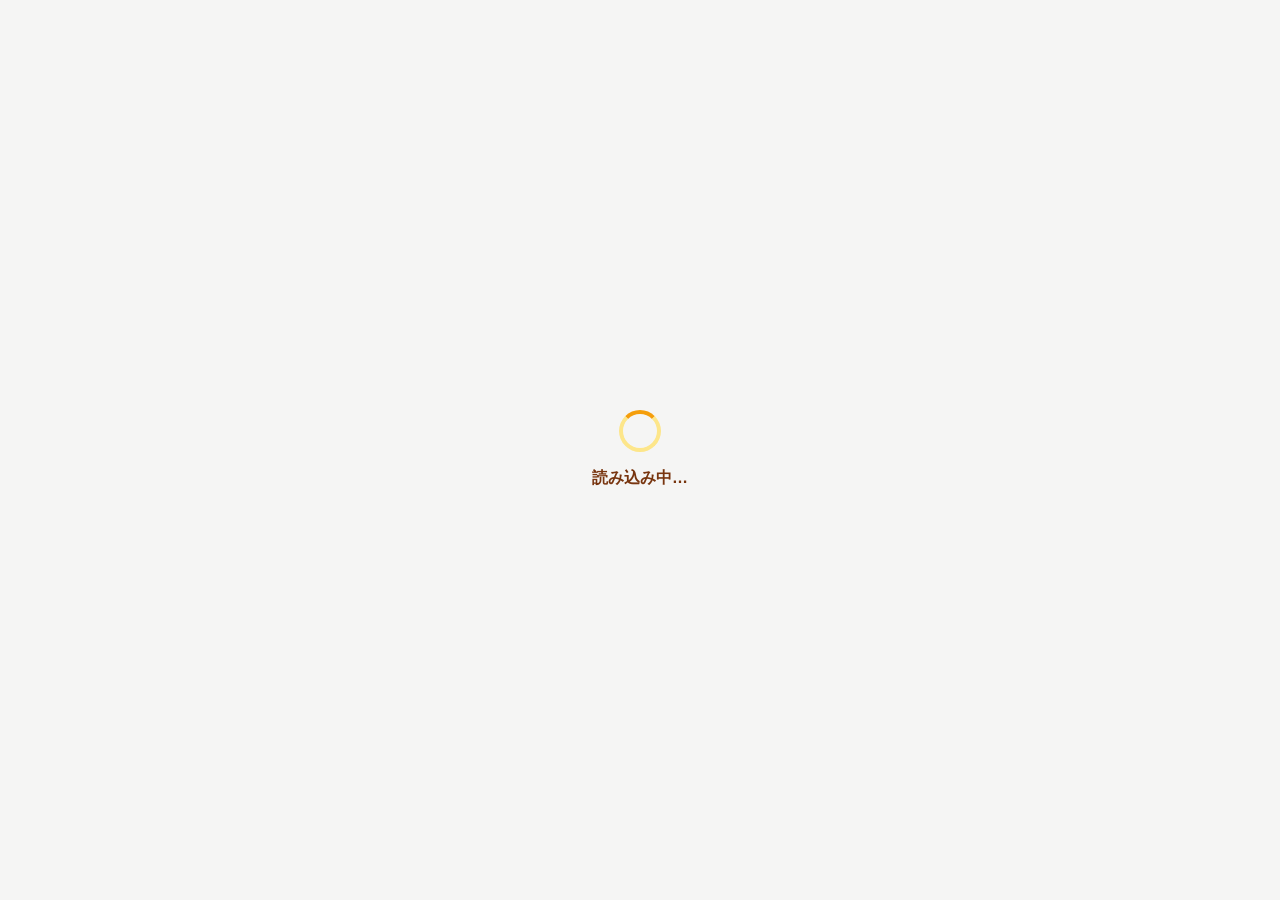
<file: settings/index.html>
<!DOCTYPE html>
<html lang="ja">
<head>
<meta charset="utf-8">
<!--
  2026-06-25: 「設定→再登録フォーム(github)へ即転送」を廃止。
  体重/記録と同様に yakusokuai.jp の本来の設定画面（活動量/目的/身長体重/自炊メニュー）を表示する。
  リッチメニュー「設定」は LIFF 1EPIatV3 (=このページ) を指す。
  2026-06-25 v3.28.3: 設定画面リニューアル（全項目集約）
  - 生年月日（案B: 年/月/日 3ドロップダウン）＋年齢自動計算を追加
  - 性別チップ（男性/女性）を追加
  - 食事時間（朝/昼/夜 ドロップダウン）を追加
  - API: settings_save { field:'birthdate' } / { field:'gender' } / { field:'meal' }
-->
<meta name="viewport" content="width=device-width,initial-scale=1">
<title>設定 - サンロくんのほけんしつ</title>
<script>
// LIFF内ブラウザ強キャッシュ対策（weight/records と同方式）: バージョン違いで強制リロード。
// 旧「設定→再登録フォームへ即転送」版がキャッシュに残るのを防ぐため導入（設定だけ未導入だった）。
(function(){var V='v3.31.10';try{var s=localStorage.getItem('settings_version');if(s&&s!==V){localStorage.setItem('settings_version',V);var next=new URL(location.href);next.searchParams.set('v',V);next.searchParams.set('t',String(Date.now()));location.replace(next.href);return;}localStorage.setItem('settings_version',V);}catch(e){}})();
</script>
<script charset="utf-8" src="https://static.line-scdn.net/liff/edge/2/sdk.js"></script>
<link rel="stylesheet" href="/common/common.css?v=loadui2">
<style>
nav[aria-label] a{display:inline-flex;align-items:center;min-height:44px;padding:4px 12px;border:1px solid #d97706;border-radius:22px;background:#fff7ed;color:#78350f;font-size:14px;text-decoration:none;font-weight:600}
/* Readable controls without changing clinical values. */
button:focus-visible,a:focus-visible,summary:focus-visible{outline:3px solid #92400e;outline-offset:3px}
.g-tabs button.active,.sanro-chip.selected{background:#f59e0b!important;color:#422006!important;border-color:#b45309!important}
.g-label,.g-sub,.g-legend,.g-table,.g-table th,.wg-label,.wg-sub,.wg-table,.wg-table th,.wg-section-title{font-size:14px!important;color:#57534e!important}
.g-tabs button{font-size:14px!important;min-height:44px}
.sample-save-status{margin:12px 0;padding:12px;background:#fff7ed;color:#78350f;border:1px solid #d97706;border-radius:10px;line-height:1.6}
.sample-save-status button{min-height:44px;margin-top:8px;padding:8px 12px}
</style></head>
<body>
<div id="settings-loading-overlay" style="position:fixed;inset:0;z-index:9999;background:#f5f5f4;display:flex;flex-direction:column;align-items:center;justify-content:center">
  <div style="width:42px;height:42px;border:4px solid #fde68a;border-top:4px solid #f59e0b;border-radius:50%;animation:sset-spin 0.9s linear infinite;margin-bottom:14px"></div>
  <div style="font-size:16px;font-weight:600;color:#78350f">読み込み中…</div>
</div>
<style>@keyframes sset-spin{to{transform:rotate(360deg)}}</style>
<div class="sanro-header">
  <div class="sanro-header-title">⚙️ 設定</div>
  <div class="sanro-username"></div>
</div>
<div id="sanro-status" class="sanro-status"></div>

<div id="content" class="hidden">

  <nav class="sanro-section" aria-label="設定の項目" style="display:flex;gap:12px;flex-wrap:wrap"><a href="#daily-settings">日々の設定</a><a href="#basic-settings">基本情報</a><a href="#feedback-section">修正依頼・進捗</a></nav>
  <details id="basic-settings" class="sanro-section"><summary style="font-size:16px;font-weight:bold;padding:12px;cursor:pointer">基本情報（生年月日・性別・身長）</summary>
  <!-- ===== 1. 生年月日 ===== -->
  <div class="sanro-section">
    <div class="sanro-section-title">🎂 生年月日</div>
    <div class="sanro-info-row">
      <span class="label">現在の設定</span>
      <span class="value" id="info-birthdate">未設定</span>
    </div>
    <div class="sanro-info-row" style="margin-bottom:12px">
      <span class="label">年齢（自動計算）</span>
      <span class="value green" id="info-age-calc">—</span>
    </div>
    <div style="font-size:12px;color:#666;line-height:1.6;margin-bottom:10px">年・月・日をそれぞれ選んでください</div>
    <div id="dob-triple" style="display:flex;gap:8px;align-items:flex-end;margin-bottom:12px">
      <div style="display:flex;flex-direction:column;align-items:center;gap:4px">
        <select id="dob-year" style="padding:12px 6px;font-size:16px;border:2px solid #fcd34d;border-radius:8px;background:#fffbeb;color:#1f2937;min-height:52px;width:110px;text-align:center"></select>
        <span style="font-size:12px;color:#666;font-weight:600">年</span>
      </div>
      <div style="display:flex;flex-direction:column;align-items:center;gap:4px">
        <select id="dob-month" style="padding:12px 6px;font-size:16px;border:2px solid #fcd34d;border-radius:8px;background:#fffbeb;color:#1f2937;min-height:52px;width:76px;text-align:center"></select>
        <span style="font-size:12px;color:#666;font-weight:600">月</span>
      </div>
      <div style="display:flex;flex-direction:column;align-items:center;gap:4px">
        <select id="dob-day" style="padding:12px 6px;font-size:16px;border:2px solid #fcd34d;border-radius:8px;background:#fffbeb;color:#1f2937;min-height:52px;width:76px;text-align:center"></select>
        <span style="font-size:12px;color:#666;font-weight:600">日</span>
      </div>
    </div>
    <div id="dob-age-preview" style="margin-bottom:12px;padding:10px 12px;background:#fff;border-left:4px solid #16a34a;border-radius:0 8px 8px 0;font-size:14px;color:#166534;font-weight:600;display:none"></div>
    <button class="sanro-btn primary" id="btn-save-birthdate">生年月日を保存する</button>
  </div>

  <!-- ===== 2. 性別 ===== -->
  <div class="sanro-section">
    <div class="sanro-section-title">🧑 性別</div>
    <div class="sanro-info-row" style="margin-bottom:12px">
      <span class="label">現在</span>
      <span class="value" id="info-gender-disp">—</span>
    </div>
    <div class="sanro-chip-row cols-2">
      <button class="sanro-chip" data-gender="男性">男性</button>
      <button class="sanro-chip" data-gender="女性">女性</button>
    </div>
  </div>

  <!-- ===== 3. 身長・体重 ===== -->
  <div class="sanro-section">
    <div class="sanro-section-title">🏃 身長・体重</div>
    <div class="sanro-info-row"><span class="label">身長</span><span class="value" id="info-height">— cm</span></div>
    <div class="sanro-info-row"><span class="label">体重</span><span class="value" id="info-weight">— kg</span></div>
    <div style="height:8px"></div>
    <button class="sanro-btn secondary" id="btn-edit-body">身長・体重を変える</button>
  </div>

  </details>
  <div id="daily-settings"></div>
  <!-- ===== 4. 活動量 ===== -->
  <div class="sanro-section">
    <div class="sanro-section-title">🚶 活動量</div>
    <div id="activity-current" class="sanro-info-row">
      <span class="label">現在</span>
      <span class="value" id="activity-current-value">—</span>
    </div>
    <div class="sanro-info-row">
      <span class="label">目標kcal</span>
      <span class="value green" id="target-kcal-value">—</span>
    </div>
    <div style="height:8px"></div>
    <div class="sanro-chip-row">
      <button class="sanro-chip" data-level="low">少なめ</button>
      <button class="sanro-chip" data-level="mid">ふつう</button>
      <button class="sanro-chip" data-level="high">多め</button>
    </div>
    <div style="font-size:11px;color:#888;margin-top:4px">
      少なめ: 座っている時間が多い<br>
      ふつう: 家事や買い物で歩く<br>
      多め: 立ち仕事や運動が多い
    </div>
  </div>

  <div class="sanro-section">
    <div class="sanro-section-title">🎯 健康目的</div>
    <div class="sanro-info-row"><span class="label">現在</span><span class="value" id="info-goal">—</span></div>
    <div style="height:8px"></div>
    <div class="sanro-chip-row cols-2">
      <button class="sanro-chip" data-goal="diet">ダイエット</button>
      <button class="sanro-chip" data-goal="bulkup">体力アップ</button>
      <button class="sanro-chip" data-goal="health">健康維持</button>
      <button class="sanro-chip" data-goal="diabetes">糖尿病管理</button>
    </div>
  </div>

  <!-- ===== 6. 食事時間 ===== -->
  <div class="sanro-section">
    <div class="sanro-section-title">⏰ 食事時間</div>
    <div style="font-size:12px;color:#666;line-height:1.6;margin-bottom:12px">AIアドバイスの精度に使います</div>
    <div style="display:flex;align-items:center;gap:10px;margin-bottom:10px">
      <span style="font-size:15px;width:44px;flex-shrink:0">🌅 朝</span>
      <select id="meal-breakfast" style="flex:1;padding:12px;font-size:16px;border:2px solid #fcd34d;border-radius:8px;background:#fffbeb;color:#1f2937;min-height:48px">
        <option value="4時台">4時台</option>
        <option value="5時台">5時台</option>
        <option value="6時台">6時台</option>
        <option value="7時台">7時台</option>
        <option value="8時台">8時台</option>
        <option value="9時台">9時台</option>
        <option value="10時台">10時台</option>
        <option value="なし（食べない）">なし（食べない）</option>
      </select>
    </div>
    <div style="display:flex;align-items:center;gap:10px;margin-bottom:10px">
      <span style="font-size:15px;width:44px;flex-shrink:0">☀️ 昼</span>
      <select id="meal-lunch" style="flex:1;padding:12px;font-size:16px;border:2px solid #fcd34d;border-radius:8px;background:#fffbeb;color:#1f2937;min-height:48px">
        <option value="10時台">10時台</option>
        <option value="11時台">11時台</option>
        <option value="12時台">12時台</option>
        <option value="13時台">13時台</option>
        <option value="14時台">14時台</option>
        <option value="なし（食べない）">なし（食べない）</option>
      </select>
    </div>
    <div style="display:flex;align-items:center;gap:10px;margin-bottom:12px">
      <span style="font-size:15px;width:44px;flex-shrink:0">🌙 夜</span>
      <select id="meal-dinner" style="flex:1;padding:12px;font-size:16px;border:2px solid #fcd34d;border-radius:8px;background:#fffbeb;color:#1f2937;min-height:48px">
        <option value="17時台">17時台</option>
        <option value="18時台">18時台</option>
        <option value="19時台">19時台</option>
        <option value="20時台">20時台</option>
        <option value="21時台">21時台</option>
        <option value="22時台">22時台</option>
        <option value="なし（食べない）">なし（食べない）</option>
      </select>
    </div>
    <button class="sanro-btn primary" id="btn-save-meal">食事時間を保存する</button>
  </div>

  <!-- 基本情報（読み取り専用・参照表示） -->
  <div class="sanro-section">
    <div class="sanro-section-title">📝 基本情報</div>
    <div class="sanro-info-row"><span class="label">呼び名</span><span class="value" id="info-nickname">—</span></div>
  </div>

  <!-- v3.18.0 Phase 7.1.D: 自炊メニュー管理 (HOME_MEAL_MASTER_PLAN.md Section 3) -->
  <div class="sanro-section">
    <div class="sanro-section-title">🏠 自炊メニュー</div>
    <div style="font-size:12px;color:#666;line-height:1.6;margin-bottom:10px">
      よく使う食事を登録できます。<br>
      食事入力で選びやすくなります。
    </div>
    <div class="sanro-info-row">
      <span class="label">現在の登録</span>
      <span class="value" id="hm-count">— / 20</span>
    </div>
    <div id="hm-list" style="margin:8px 0"></div>
    <div style="height:6px"></div>
    <button class="sanro-btn secondary" id="btn-hm-add">+ 自炊メニューを追加</button>
  </div>

  <section class="sanro-section feedback-section" id="feedback-section" aria-labelledby="feedback-title">
    <h2 class="sanro-section-title" id="feedback-title">ご意見・修正</h2>
    <label for="feedback-issue" class="feedback-label">当てはまる症状（任意）</label>
    <select id="feedback-issue" aria-describedby="feedback-issue-help" style="width:100%;min-height:44px;font-size:16px;margin:6px 0;padding:8px;border:1px solid #cdb89c;border-radius:8px;background:#fff;color:#3d3026">
      <option value="">その他・わからない／選択しない</option>
      <option value="search_cleared_stale">消した検索結果が戻る</option>
      <option value="search_category_mix">食品の分類が混ざる</option>
      <option value="search_shop_product">店名と商品名で検索できない</option>
      <option value="meal_type_override">食事の区分が変わる</option>
      <option value="past_date_missing">過去の日付で保存できない</option>
      <option value="totals_after_edit">訂正後の合計が変わらない</option>
      <option value="weight_edit_delete">体重を訂正・削除できない</option>
      <option value="birthdate_shift">誕生日の日付がずれる</option>
      <option value="feedback_submission">修正依頼を送れない</option>
      <option value="feedback_footer_hidden">修正依頼ボタンが見えない</option>
      <option value="advice_card_readability">AI回答の文字が読みにくい</option>
      <option value="photo_analyze_failure">写真を解析できない</option>
    </select>
    <p class="feedback-help" id="feedback-issue-help">近いものがあれば選んでください。選ばなくても送信できます。</p>
    <label for="feedback-body" class="feedback-label">直してほしいところを教えてください</label>
    <p class="feedback-help" id="feedback-help">氏名などの個人情報は入力しないでください。</p>
    <textarea id="feedback-body" maxlength="2000" rows="4" aria-describedby="feedback-help feedback-count" placeholder="例：食品検索の結果が見づらいです。文字を大きくしてほしいです。"></textarea>
    <div id="feedback-count" class="feedback-count">0 / 2000文字</div>
    <button type="button" class="sanro-btn primary" id="feedback-send">修正依頼を送信</button>
    <p id="feedback-status" role="status" aria-live="polite" class="feedback-status"></p>
    <h3 class="feedback-history-title">依頼の進捗</h3>
    <div id="repair-progress" aria-live="polite">読み込み中…</div>
    <button type="button" class="sanro-btn secondary" id="repair-progress-refresh">最新の状況を見る</button>
    <h3 class="feedback-history-title">最近の修正履歴 <small>反映済み</small></h3>
    <div id="feedback-history" aria-live="polite">読み込み中…</div>
    <button type="button" class="sanro-btn secondary hidden" id="feedback-more">過去の修正を見る</button>
  </section>

  <p id="sanro-app-version" style="font-size:12px;color:#76563d;margin:16px 0 0">アプリバージョン 3.31.10</p>
  <!-- v3.17.9 くまさんFB: 「完了してLINEに戻る」廃止 → ヘッダー左上の共通 ← 戻るに統一 -->
</div>

<!-- v3.18.0 Phase 7.1.D: 自炊メニュー編集モーダル (meal_input/index.html の home-meal-edit-modal パターン流用) -->
<div id="hm-edit-modal" class="modal hidden" style="position:fixed;inset:0;background:rgba(0,0,0,0.5);z-index:100;display:flex;align-items:center;justify-content:center;padding:16px">
  <div style="background:#fff;border-radius:12px;padding:16px;width:100%;max-width:420px;max-height:90vh;overflow-y:auto">
    <div style="display:flex;justify-content:space-between;align-items:center;margin-bottom:10px">
      <button id="hm-edit-back" style="background:#f0f0f0;border:none;padding:6px 12px;border-radius:6px;cursor:pointer;font-size:13px">← 戻る</button>
      <div style="font-size:11px;color:#9ca3af" id="hm-edit-mode-label">新規登録</div>
    </div>
    <div style="font-size:16px;font-weight:700;color:#166534;margin-bottom:10px" id="hm-edit-title">自炊メニューを登録</div>

    <div style="font-size:13px;color:#666;margin-bottom:6px;font-weight:600">名前 (30文字まで)</div>
    <input type="text" id="hm-edit-label" placeholder="" maxlength="30" style="width:100%;padding:12px;font-size:16px;border:1.5px solid #d4d4d4;border-radius:8px;margin-bottom:10px;box-sizing:border-box">

    <div style="display:grid;grid-template-columns:1fr 1fr 1fr;gap:6px;margin-bottom:10px">
      <div>
        <div style="font-size:13px;color:#666;margin-bottom:4px;font-weight:600">カロリー</div>
        <input type="text" id="hm-edit-kcal" placeholder="" inputmode="numeric" style="width:100%;padding:10px;font-size:15px;border:1.5px solid #d4d4d4;border-radius:8px;box-sizing:border-box">
        <div style="font-size:11px;color:#999;margin-top:2px">kcal</div>
      </div>
      <div>
        <div style="font-size:13px;color:#666;margin-bottom:4px;font-weight:600">量</div>
        <input type="text" id="hm-edit-amount" placeholder="" inputmode="decimal" style="width:100%;padding:10px;font-size:15px;border:1.5px solid #d4d4d4;border-radius:8px;box-sizing:border-box">
      </div>
      <div>
        <div style="font-size:13px;color:#666;margin-bottom:4px;font-weight:600">単位</div>
        <select id="hm-edit-unit" style="width:100%;padding:10px;font-size:15px;border:1.5px solid #d4d4d4;border-radius:8px;background:#fff;box-sizing:border-box">
          <option value="人前">人前</option>
          <option value="個">個</option>
          <option value="枚">枚</option>
          <option value="杯">杯</option>
          <option value="g">g</option>
          <option value="ml">ml</option>
        </select>
      </div>
    </div>

    <div style="font-size:13px;color:#666;margin-bottom:6px;font-weight:600">よく使う食事区分 (任意)</div>
    <div style="display:grid;grid-template-columns:repeat(5,1fr);gap:4px;margin-bottom:10px" id="hm-mt-chips">
      <button type="button" class="hm-mt-chip selected" data-hm-mt="">指定なし</button>
      <button type="button" class="hm-mt-chip" data-hm-mt="breakfast">朝</button>
      <button type="button" class="hm-mt-chip" data-hm-mt="lunch">昼</button>
      <button type="button" class="hm-mt-chip" data-hm-mt="dinner">夕</button>
      <button type="button" class="hm-mt-chip" data-hm-mt="snack">間食</button>
    </div>

    <div style="font-size:13px;color:#666;margin-bottom:6px;font-weight:600">メモ (100文字まで)</div>
    <textarea id="hm-edit-memo" maxlength="100" rows="2" placeholder="" style="width:100%;padding:10px;font-size:14px;border:1.5px solid #d4d4d4;border-radius:8px;margin-bottom:8px;font-family:inherit;box-sizing:border-box"></textarea>

    <div style="font-size:11px;color:#9ca3af;margin-bottom:10px">※ あとから変更できます</div>

    <button class="sanro-btn primary" id="hm-edit-save" style="margin-bottom:8px">保存</button>
    <button class="sanro-btn" id="hm-edit-delete" style="color:#dc2626;border-color:#fecaca;background:#fef2f2;margin-bottom:8px;display:none">このメニューを削除</button>
    <button class="sanro-btn" id="hm-edit-cancel">やめる</button>
  </div>
</div>

<style>
.hm-mt-chip{padding:8px 4px;font-size:12px;border:1.5px solid #d4d4d4;border-radius:8px;background:#fff;color:#666;cursor:pointer;font-weight:600;-webkit-touch-callout:none;user-select:none}
.hm-mt-chip.selected{background:#dcfce7;border-color:#166534;color:#166534}
.hm-mt-chip:active{transform:scale(0.97)}
.hm-row{display:flex;align-items:center;justify-content:space-between;padding:8px 4px;border-bottom:1px solid #f0f0f0;gap:8px}
.hm-row:last-child{border-bottom:none}
.hm-row .hm-info{flex:1;min-width:0}
.hm-row .hm-name{font-size:14px;font-weight:600;color:#166534;white-space:nowrap;overflow:hidden;text-overflow:ellipsis}
.hm-row .hm-meta{font-size:11px;color:#888;margin-top:2px}
.hm-row .hm-actions{display:flex;gap:4px;flex-shrink:0}
.hm-row .hm-actions button{padding:5px 10px;font-size:11px;border:1px solid #d4d4d4;background:#fff;border-radius:6px;cursor:pointer;color:#666}
.hm-row .hm-actions .hm-edit-btn{color:#0369a1;border-color:#bae6fd}
.hm-row .hm-actions .hm-del-btn{color:#dc2626;border-color:#fecaca}
.hm-empty{font-size:12px;color:#9ca3af;text-align:center;padding:12px;font-style:italic}

.feedback-section{background:#fffaf0;border:1px solid #f4d4a5}
.feedback-label{display:block;font-weight:700;color:#633919;font-size:16px;line-height:1.6}
.feedback-help{font-size:13px;line-height:1.6;color:#654c38;margin:6px 0 12px}
#feedback-body{box-sizing:border-box;width:100%;font:inherit;font-size:16px;line-height:1.7;padding:12px;border:1px solid #c7a47a;border-radius:8px;resize:vertical;background:#fff;color:#31251c}
#feedback-body:focus{outline:2px solid #b65d12;outline-offset:2px}
.feedback-count{text-align:right;font-size:12px;color:#685640;margin:4px 0 12px}
.feedback-status{font-size:14px;line-height:1.7;margin:10px 0;color:#633919;min-height:1.7em;overflow-wrap:anywhere}
#feedback-send{background:#ad570f;border:1px solid #ad570f;color:#fff;min-height:52px}#feedback-send:disabled{opacity:.65}
.feedback-status.error{color:#a52a18}.feedback-status.success{color:#21643b}
.feedback-history-title{font-size:17px;margin:24px 0 12px;color:#633919}
.feedback-history-title small{font-size:12px;font-weight:400;margin-left:6px}
.feedback-release{padding:12px 0;border-top:1px solid #ebd8be;font-size:15px;line-height:1.7;overflow-wrap:anywhere}
.feedback-release time{display:block;font-size:12px;color:#79634d;margin-bottom:3px}
#feedback-more{margin-top:12px}

.hidden{display:none !important}
</style>

<script src="/common/common.js?v=v3.31.10"></script>
<script>
SanroBoot.init({
  liffId: '2009608282-1EPIatV3',
  deployUrl: 'https://script.google.com/macros/s/AKfycbwqJPueCoeMtpY8WcCAHQjYXIROi8VAaqsbZmuf2iUQ65MG6teaJOC2CwZiGrUNlsd6/exec',
  onReady: function(APP) {
    document.getElementById('content').classList.remove('hidden');
    loadUserInfo();
    feedbackLoadHistory(false);
    feedbackLoadProgress();
    feedbackOpenFromLink();
    // v3.18.0 Phase 7.1.D: 自炊メニュー一覧も並列取得 (loadUserInfo と独立で軽量)
    if (typeof hmLoad === 'function') hmLoad();
  }
});
var GOAL_LABELS = { 'diet': 'ダイエット', 'bulkup': '体力アップ', 'health': '健康維持', 'diabetes': '糖尿病管理' };
var ACTIVITY_LABELS = { 'low': '少なめ', 'mid': 'ふつう', 'high': '多め' };

var settingsReadGeneration=0;
function loadUserInfo() {
  var readGeneration=++settingsReadGeneration;
  return SanroBoot.apiGet('user_info').then(function(data) {
    if(readGeneration!==settingsReadGeneration)return;
    if (!data || !data.ok) {
      hideSettingsLoading();
      SanroBoot.toast('情報取得失敗', 'error');
      return;
    }
    var u = data.user || {};
    document.getElementById('activity-current-value').textContent = ACTIVITY_LABELS[u.activityLevel] || '未設定';
    document.getElementById('target-kcal-value').textContent = u.targetKcal ? '1日 約 ' + u.targetKcal + 'kcal' : '—';
    document.getElementById('info-height').textContent = (u.height || '—') + ' cm';
    document.getElementById('info-weight').textContent = (u.weight || '—') + ' kg';
    document.getElementById('info-goal').textContent = GOAL_LABELS[u.goalCode] || '—';
    document.getElementById('info-nickname').textContent = u.nickname || u.name || '—';

    // 生年月日 表示更新
    var bdEl = document.getElementById('info-birthdate');
    if (u.birthdate) {
      var bdParts = u.birthdate.split('-');
      if (bdParts.length === 3) {
        bdEl.textContent = parseInt(bdParts[0], 10) + '年' + parseInt(bdParts[1], 10) + '月' + parseInt(bdParts[2], 10) + '日';
      } else {
        bdEl.textContent = u.birthdate;
      }
      // ドロップダウンに現在値を反映
      var yr = document.getElementById('dob-year');
      var mo = document.getElementById('dob-month');
      var dy = document.getElementById('dob-day');
      if (yr) yr.value = bdParts[0];
      if (mo) mo.value = String(parseInt(bdParts[1], 10));
      if (dy) dy.value = String(parseInt(bdParts[2], 10));
      dobUpdatePreview();
    } else {
      bdEl.textContent = '未設定（入力してください）';
    }
    // 年齢自動計算表示
    var ageCalcEl = document.getElementById('info-age-calc');
    if (u.age != null) {
      var decade = Math.floor(u.age / 10) * 10;
      ageCalcEl.textContent = u.age + '歳（' + decade + '代）';
    } else {
      ageCalcEl.textContent = '—';
    }

    // 性別チップ 強調
    Array.prototype.forEach.call(document.querySelectorAll('[data-gender]'), function(btn) {
      btn.classList.toggle('selected', btn.getAttribute('data-gender') === u.gender);
    });
    document.getElementById('info-gender-disp').textContent = u.gender || '—';

    // 食事時間 ドロップダウンに現在値を反映（旧「なし」も同じ選択肢）
    ['mb','ml','md'].forEach(function(k) { if (/^なし$|^食べない$/.test(u[k] || '')) u[k] = 'なし（食べない）'; });
    if (u.mb) { var mbEl = document.getElementById('meal-breakfast'); if (mbEl) mbEl.value = u.mb; }
    if (u.ml) { var mlEl = document.getElementById('meal-lunch');     if (mlEl) mlEl.value = u.ml; }
    if (u.md) { var mdEl = document.getElementById('meal-dinner');    if (mdEl) mdEl.value = u.md; }

    // 選択中チップを強調
    Array.prototype.forEach.call(document.querySelectorAll('[data-level]'), function(btn) {
      btn.classList.toggle('selected', btn.getAttribute('data-level') === u.activityLevel);
    });
    Array.prototype.forEach.call(document.querySelectorAll('[data-goal]'), function(btn) {
      btn.classList.toggle('selected', btn.getAttribute('data-goal') === u.goalCode);
    });
    hideSettingsLoading();
  }).catch(function(err) {
    hideSettingsLoading();
    SanroBoot.toast('通信失敗: ' + err.message, 'error');
  });
}
function hideSettingsLoading() {
  var ov = document.getElementById('settings-loading-overlay');
  if (ov) ov.style.display = 'none';
}
// 保険: 万一 onReady/読込が来なくても操作不能に陥らないよう15秒で解除
setTimeout(hideSettingsLoading, 15000);

// One settings mutation at a time; no optimistic success or stale refetch overwrite.
var settingsChoicePending=false;
function saveSettingChoice(selector,attribute,field,labels){
 Array.prototype.forEach.call(document.querySelectorAll(selector),function(btn){btn.addEventListener('click',function(){
  if(settingsChoicePending)return;settingsChoicePending=true;settingsReadGeneration++;
  var value=btn.getAttribute(attribute),all=document.querySelectorAll('[data-level],[data-goal],[data-gender]');
  Array.prototype.forEach.call(all,function(b){b.disabled=true;});
  var status=document.getElementById('settings-choice-status');if(!status){status=document.createElement('div');status.id='settings-choice-status';status.setAttribute('role','status');status.style='padding:10px;color:#78350f';}btn.parentNode.insertAdjacentElement('afterend',status);status.textContent='保存中…';
  SanroBoot.apiPost('settings_save',{field:field,value:value}).then(function(data){
   if(!data||!data.ok)throw Error('save_rejected');
   Array.prototype.forEach.call(document.querySelectorAll(selector),function(b){b.classList.toggle('selected',b===btn);});
   if(field==='activity')document.getElementById('activity-current-value').textContent=labels[value];
   else if(field==='goal')document.getElementById('info-goal').textContent=labels[value];
   else document.getElementById('info-gender-disp').textContent=value;
   status.textContent='変更しました';
   return loadUserInfo();
  }).catch(function(){status.textContent='変更を確認できません。画面を開き直して現在の設定を確認してください。';}).then(function(){settingsChoicePending=false;Array.prototype.forEach.call(all,function(b){b.disabled=false;});});
 });});
}
saveSettingChoice('[data-level]','data-level','activity',ACTIVITY_LABELS);
saveSettingChoice('[data-goal]','data-goal','goal',GOAL_LABELS);

document.querySelector('a[href="#basic-settings"]').addEventListener('click',function(){document.getElementById('basic-settings').open=true;});
document.getElementById('btn-edit-body').addEventListener('click', function() {
  var h = prompt('身長を cm で入力（例: 160）', document.getElementById('info-height').textContent.replace(/[^\d.]/g, '') || '');
  if (!h) return;
  var w = prompt('体重を kg で入力（例: 55）', document.getElementById('info-weight').textContent.replace(/[^\d.]/g, '') || '');
  if (!w) return;
  SanroBoot.apiPost('settings_save', { field: 'body', height: h, weight: w }).then(function(data) {
    if (data && data.ok) {
      SanroBoot.toast('✅ 身長・体重を変更しました', 'success');
      loadUserInfo();
    } else {
      SanroBoot.toast('変更失敗: ' + (data && data.error ? data.error : 'unknown'), 'error');
    }
  });
});

// ====================================================================
// 生年月日 3ドロップダウン 初期化
// ====================================================================
(function initDobSelects() {
  var yearSel  = document.getElementById('dob-year');
  var monthSel = document.getElementById('dob-month');
  var daySel   = document.getElementById('dob-day');
  if (!yearSel || !monthSel || !daySel) return;

  // 年: 1930〜今年
  var thisYear = new Date().getFullYear();
  for (var y = thisYear; y >= 1930; y--) {
    var opt = document.createElement('option');
    opt.value = String(y);
    opt.textContent = y + '年';
    yearSel.appendChild(opt);
  }
  yearSel.value = '1980';  // 未設定時の初期値。既存ユーザーは loadUserInfo が実値で上書き
  // 月: 1〜12
  for (var m = 1; m <= 12; m++) {
    var opt2 = document.createElement('option');
    opt2.value = String(m);
    opt2.textContent = m + '月';
    monthSel.appendChild(opt2);
  }
  // 日: 1〜31
  for (var d = 1; d <= 31; d++) {
    var opt3 = document.createElement('option');
    opt3.value = String(d);
    opt3.textContent = d + '日';
    daySel.appendChild(opt3);
  }

  // 変更時にプレビュー更新
  yearSel.addEventListener('change', dobUpdatePreview);
  monthSel.addEventListener('change', dobUpdatePreview);
  daySel.addEventListener('change', dobUpdatePreview);
})();

// 3ドロップダウン → 年齢プレビュー表示
function dobUpdatePreview() {
  var yr = document.getElementById('dob-year');
  var mo = document.getElementById('dob-month');
  var dy = document.getElementById('dob-day');
  var prev = document.getElementById('dob-age-preview');
  if (!yr || !mo || !dy || !prev) return;
  var yv = parseInt(yr.value, 10);
  var mv = parseInt(mo.value, 10);
  var dv = parseInt(dy.value, 10);
  if (!yv || !mv || !dv) { prev.style.display = 'none'; return; }
  var today = new Date();
  var age = today.getFullYear() - yv;
  var bdThisYear = new Date(today.getFullYear(), mv - 1, dv);
  if (today < bdThisYear) age--;
  var decade = Math.floor(age / 10) * 10;
  prev.textContent = yv + '年' + mv + '月' + dv + '日 → ' + age + '歳（' + decade + '代）';
  prev.style.display = '';
}

// 3ドロップダウン → YYYY-MM-DD 文字列に組み立て
function dobBuildValue() {
  var yr = document.getElementById('dob-year');
  var mo = document.getElementById('dob-month');
  var dy = document.getElementById('dob-day');
  if (!yr || !mo || !dy) return null;
  var yv = yr.value;
  var mvNum = parseInt(mo.value, 10);
  var dvNum = parseInt(dy.value, 10);
  var mv = mvNum < 10 ? '0' + mvNum : String(mvNum);
  var dv = dvNum < 10 ? '0' + dvNum : String(dvNum);
  if (!yv || !mv || !dv) return null;
  return yv + '-' + mv + '-' + dv;
}

// 生年月日 保存
document.getElementById('btn-save-birthdate').addEventListener('click', function() {
  var val = dobBuildValue();
  if (!val) { SanroBoot.toast('年・月・日をすべて選んでください', 'error'); return; }
  var btn = this, orig = btn.textContent;
  btn.disabled = true; btn.textContent = '保存中…';
  SanroBoot.apiPost('settings_save', { field: 'birthdate', value: val }).then(function(data) {
    btn.disabled = false; btn.textContent = orig;
    if (data && data.ok) {
      SanroBoot.toast('✅ 生年月日を保存しました', 'success');
      loadUserInfo();
    } else {
      SanroBoot.toast('保存失敗: ' + (data && data.error ? data.error : 'unknown'), 'error');
    }
  }).catch(function(err) {
    btn.disabled = false; btn.textContent = orig;
    SanroBoot.toast('通信失敗: ' + err.message, 'error');
  });
});

// 性別 チップ保存
saveSettingChoice('[data-gender]','data-gender','gender',{});


// 食事時間 保存
document.getElementById('btn-save-meal').addEventListener('click', function() {
  var mb = document.getElementById('meal-breakfast').value;
  var ml = document.getElementById('meal-lunch').value;
  var md = document.getElementById('meal-dinner').value;
  var btn = this, orig = btn.textContent;
  btn.disabled = true; btn.textContent = '保存中…';
  SanroBoot.apiPost('settings_save', { field: 'meal', mb: mb, ml: ml, md: md }).then(function(data) {
    btn.disabled = false; btn.textContent = orig;
    if (data && data.ok) {
      SanroBoot.toast('✅ 食事時間を保存しました', 'success');
      loadUserInfo();
    } else {
      SanroBoot.toast('保存失敗: ' + (data && data.error ? data.error : 'unknown'), 'error');
    }
  }).catch(function(err) {
    btn.disabled = false; btn.textContent = orig;
    SanroBoot.toast('通信失敗: ' + err.message, 'error');
  });
});

// v3.17.9: btn-close 廃止 (共通 sanro-back-btn が SanroBoot.close を呼ぶ)

// ====================================================================
// v3.18.0 Phase 7.1.D: 自炊メニュー管理
//   - apiGet('home_meals_all') で max 20件取得 → 一覧描画
//   - apiPost('home_meals_add') / 'home_meals_update' / 'home_meals_delete'
//   - HOME_MEAL_MASTER_PLAN.md Section 3 の設計準拠
// ====================================================================
var HM_MAX = 20;
var hmEditingId = null; // null=新規, 'hm_xxx'=編集
var hmSelectedMealType = ''; // 食事区分chip 選択値

function hmLoad() {
  SanroBoot.apiGet('home_meals_all').then(function(data) {
    if (!data || !data.ok) {
      document.getElementById('hm-list').innerHTML = '<div class="hm-empty">読込失敗: ' + ((data && data.error) || 'unknown') + '</div>';
      document.getElementById('hm-count').textContent = '? / ' + HM_MAX;
      return;
    }
    var items = data.items || [];
    document.getElementById('hm-count').textContent = items.length + ' / ' + HM_MAX;
    hmRender(items);
  }).catch(function(err) {
    document.getElementById('hm-list').innerHTML = '<div class="hm-empty">通信失敗: ' + (err && err.message ? err.message : err) + '</div>';
  });
}

function hmRender(items) {
  var box = document.getElementById('hm-list');
  if (!items || items.length === 0) {
    box.innerHTML = '<div class="hm-empty">まだ登録されていません<br>下の「+ 自炊メニューを追加」 から始めてください</div>';
    return;
  }
  var html = '';
  items.forEach(function(it, idx) {
    var safeLabel = String(it.label || '').replace(/[<>&"]/g, function(c) {
      return { '<':'&lt;', '>':'&gt;', '&':'&amp;', '"':'&quot;' }[c];
    });
    var unit = String(it.unit || '人前');
    var amount = it.amount != null ? it.amount : 1;
    var kcal = it.kcal != null ? Math.round(it.kcal) : 0;
    var fav = (it.isFavorite === true || it.isFavorite === 'true') ? ' ⭐' : '';
    html += '<div class="hm-row" data-hm-id="' + encodeURIComponent(it.homeMealId) + '">' +
      '<div class="hm-info">' +
        '<div class="hm-name">' + (idx + 1) + '. ' + safeLabel + fav + '</div>' +
        '<div class="hm-meta">' + kcal + ' kcal / ' + amount + ' ' + unit + '</div>' +
      '</div>' +
      '<div class="hm-actions">' +
        '<button class="hm-edit-btn" data-hm-edit="' + encodeURIComponent(it.homeMealId) + '">編集</button>' +
        '<button class="hm-del-btn" data-hm-del="' + encodeURIComponent(it.homeMealId) + '" data-hm-name="' + safeLabel + '">削除</button>' +
      '</div>' +
    '</div>';
  });
  box.innerHTML = html;
  // 編集 / 削除 ボタン handler
  Array.prototype.forEach.call(box.querySelectorAll('[data-hm-edit]'), function(btn) {
    btn.addEventListener('click', function() {
      var id = decodeURIComponent(this.getAttribute('data-hm-edit'));
      var item = items.find(function(x) { return x.homeMealId === id; });
      if (item) hmOpenEdit(item);
    });
  });
  Array.prototype.forEach.call(box.querySelectorAll('[data-hm-del]'), function(btn) {
    btn.addEventListener('click', function() {
      var id = decodeURIComponent(this.getAttribute('data-hm-del'));
      var name = this.getAttribute('data-hm-name');
      if (!confirm('「' + name + '」 を削除しますか？\n(LINE 検索や食事入力からも表示されなくなります)')) return;
      hmDelete(id);
    });
  });
}

function hmOpenAdd() {
  hmEditingId = null;
  hmSelectedMealType = '';
  document.getElementById('hm-edit-mode-label').textContent = '新規登録';
  document.getElementById('hm-edit-title').textContent = '自炊メニューを登録';
  document.getElementById('hm-edit-label').value = '';
  document.getElementById('hm-edit-kcal').value = '';
  document.getElementById('hm-edit-amount').value = '1';
  document.getElementById('hm-edit-unit').value = '人前';
  document.getElementById('hm-edit-memo').value = '';
  hmUpdateMtChips('');
  document.getElementById('hm-edit-delete').style.display = 'none';
  document.getElementById('hm-edit-modal').classList.remove('hidden');
}

function hmOpenEdit(item) {
  hmEditingId = item.homeMealId;
  hmSelectedMealType = String(item.mealTypeDefault || '');
  document.getElementById('hm-edit-mode-label').textContent = '編集';
  document.getElementById('hm-edit-title').textContent = '自炊メニューを編集';
  document.getElementById('hm-edit-label').value = String(item.label || '');
  document.getElementById('hm-edit-kcal').value = item.kcal != null ? String(item.kcal) : '';
  document.getElementById('hm-edit-amount').value = item.amount != null ? String(item.amount) : '1';
  document.getElementById('hm-edit-unit').value = String(item.unit || '人前');
  document.getElementById('hm-edit-memo').value = String(item.memo || '');
  hmUpdateMtChips(hmSelectedMealType);
  document.getElementById('hm-edit-delete').style.display = '';
  document.getElementById('hm-edit-modal').classList.remove('hidden');
}

function hmCloseEdit() {
  document.getElementById('hm-edit-modal').classList.add('hidden');
  hmEditingId = null;
}

function hmUpdateMtChips(selected) {
  Array.prototype.forEach.call(document.querySelectorAll('.hm-mt-chip'), function(btn) {
    btn.classList.toggle('selected', btn.getAttribute('data-hm-mt') === selected);
  });
}

function hmSave() {
  var label  = document.getElementById('hm-edit-label').value.trim();
  var kcalS  = document.getElementById('hm-edit-kcal').value.trim();
  var amtS   = document.getElementById('hm-edit-amount').value.trim();
  var unit   = document.getElementById('hm-edit-unit').value;
  var memo   = document.getElementById('hm-edit-memo').value.trim();
  var mt     = hmSelectedMealType;

  if (!label) { SanroBoot.toast('名前を入力してください', 'error'); return; }
  if (label.length > 30) { SanroBoot.toast('名前は30文字以内', 'error'); return; }
  var kcal = parseFloat(kcalS);
  if (!isFinite(kcal) || kcal < 0 || kcal > 3000) { SanroBoot.toast('カロリーは 0〜3000', 'error'); return; }
  var amount = parseFloat(amtS);
  if (!isFinite(amount) || amount <= 0 || amount > 999) { SanroBoot.toast('量は 0より大きい数値', 'error'); return; }
  if (memo.length > 100) { SanroBoot.toast('メモは100文字以内', 'error'); return; }

  var body = { label: label, kcal: kcal, unit: unit, amount: amount, memo: memo, mealTypeDefault: mt };
  var page;
  if (hmEditingId) {
    body.homeMealId = hmEditingId;
    page = 'home_meals_update';
  } else {
    page = 'home_meals_add';
  }

  SanroBoot.apiPost(page, body).then(function(data) {
    if (data && data.ok) {
      SanroBoot.toast(hmEditingId ? '✅ 保存しました' : '✅ 登録しました', 'success');
      hmCloseEdit();
      hmLoad();
    } else {
      SanroBoot.toast('失敗: ' + ((data && data.error) || 'unknown'), 'error');
    }
  }).catch(function(err) {
    SanroBoot.toast('通信失敗: ' + (err && err.message ? err.message : err), 'error');
  });
}

function hmDelete(homeMealId) {
  SanroBoot.apiPost('home_meals_delete', { homeMealId: homeMealId }).then(function(data) {
    if (data && data.ok) {
      SanroBoot.toast('✅ 削除しました', 'success');
      hmLoad();
    } else {
      SanroBoot.toast('削除失敗: ' + ((data && data.error) || 'unknown'), 'error');
    }
  }).catch(function(err) {
    SanroBoot.toast('通信失敗: ' + (err && err.message ? err.message : err), 'error');
  });
}

// 編集モーダル内の削除ボタン → 確認 → 削除
document.getElementById('hm-edit-delete').addEventListener('click', function() {
  if (!hmEditingId) return;
  var name = document.getElementById('hm-edit-label').value.trim() || 'このメニュー';
  if (!confirm('「' + name + '」 を削除しますか？')) return;
  hmDelete(hmEditingId);
  hmCloseEdit();
});

// 食事区分 chip ハンドラ (イベント委譲)
document.getElementById('hm-mt-chips').addEventListener('click', function(e) {
  var btn = e.target.closest('.hm-mt-chip');
  if (!btn) return;
  hmSelectedMealType = btn.getAttribute('data-hm-mt') || '';
  hmUpdateMtChips(hmSelectedMealType);
});

// 各種ボタン
document.getElementById('btn-hm-add').addEventListener('click', hmOpenAdd);
document.getElementById('hm-edit-back').addEventListener('click', hmCloseEdit);
document.getElementById('hm-edit-cancel').addEventListener('click', hmCloseEdit);
document.getElementById('hm-edit-save').addEventListener('click', hmSave);

// モーダル背景クリックで閉じる (内側はキャンセル)
document.getElementById('hm-edit-modal').addEventListener('click', function(e) {
  if (e.target === this) hmCloseEdit();
});


// Only explicit form submission sends request text. No browser persistence or LINE push.
function feedbackApi(page,body){
 var endpoint='https://script.google.com/macros/s/AKfycbylh1cDQGAdKJFx-wOtbuEMPf52Bht8PhdV81KcsAt5W6Kj_MBXaBtH4CKOT6OK_IF-TA/exec';
 var controller=new AbortController(),timer=setTimeout(function(){controller.abort();},45000),options={signal:controller.signal},url=endpoint+'?page='+page;
 if(page==='feedback_submit'){var app=SanroBoot.getApp();if(!app||!app.userId||!app.sig){clearTimeout(timer);return Promise.reject(Error('feedback_auth_required'));}options.method='POST';options.headers={'Content-Type':'text/plain;charset=UTF-8'};var payload={userId:app.userId,sig:app.sig,text:body.text,requestId:body.requestId,issueCode:body.issueCode||''};options.body=JSON.stringify(payload);}
 else if(page==='repair_progress'){}
 else if(page==='feedback_history')url+='&history_page='+encodeURIComponent(body.history_page);
 else {clearTimeout(timer);return Promise.reject(Error('feedback_operation_invalid'));}
 return fetch(url,options).then(function(r){if(!r.ok)throw Error('feedback_http');return r.json();}).finally(function(){clearTimeout(timer);});
}
var feedbackSending=false,feedbackRequestId='',feedbackRequestText='',feedbackRequestIssueCode='',feedbackHistoryPage=0,feedbackHistoryLoading=false;
function feedbackStatus(text,kind){var e=document.getElementById('feedback-status');e.textContent=text;e.className='feedback-status '+(kind||'');}
function feedbackUuid(){if(window.crypto&&crypto.randomUUID)return crypto.randomUUID();var b=new Uint8Array(16);crypto.getRandomValues(b);b[6]=(b[6]&15)|64;b[8]=(b[8]&63)|128;var h=Array.from(b,x=>x.toString(16).padStart(2,'0')).join('');return h.slice(0,8)+'-'+h.slice(8,12)+'-'+h.slice(12,16)+'-'+h.slice(16,20)+'-'+h.slice(20);}
document.getElementById('feedback-body').addEventListener('input',function(){document.getElementById('feedback-count').textContent=this.value.length+' / 2000文字';if(!feedbackSending)feedbackStatus('未送信');});
document.getElementById('feedback-send').addEventListener('click',function(){
 if(feedbackSending)return;var input=document.getElementById('feedback-body'),choice=document.getElementById('feedback-issue'),text=input.value,issueCode=choice.value;
 if(!text.trim()){feedbackStatus('修正してほしい内容を入力してください。','error');input.focus();return;}
 if(text.length>2000){feedbackStatus('2000文字以内で入力してください。','error');return;}
 try{if(!feedbackRequestId||feedbackRequestText!==text||feedbackRequestIssueCode!==issueCode){feedbackRequestId=feedbackUuid();feedbackRequestText=text;feedbackRequestIssueCode=issueCode;}}catch(e){feedbackStatus('送信の準備ができませんでした。入力内容は残っています。','error');return;}
 feedbackSending=true;input.disabled=true;choice.disabled=true;this.disabled=true;this.textContent='送信中…';feedbackStatus('送信中…');
 feedbackApi('feedback_submit',{text:text,requestId:feedbackRequestId,issueCode:issueCode}).then(function(d){
  if(!d||d.ok!==true)throw Error('feedback_not_confirmed');
  feedbackStatus('修正依頼として送信しました！ご協力ありがとうございます。','success');input.value='';document.getElementById('feedback-count').textContent='0 / 2000文字';feedbackRequestId='';feedbackRequestText='';feedbackRequestIssueCode='';choice.value='';
 }).catch(function(){feedbackStatus('送信を確認できませんでした。入力内容は残っています。時間をおいて再度お試しください。','error');
 }).finally(function(){feedbackSending=false;input.disabled=false;choice.disabled=false;var b=document.getElementById('feedback-send');b.disabled=false;b.textContent='修正依頼を送信';});
});
// Read restored LIFF query only after SanroBoot onReady (liff.init has completed).
function feedbackOpenFromLink(){
 if(new URLSearchParams(window.location.search).get('open')!=='feedback')return;
 requestAnimationFrame(function(){var section=document.getElementById('feedback-section'),input=document.getElementById('feedback-body');if(!section||!input)return;section.scrollIntoView({block:'start',behavior:'auto'});input.focus({preventScroll:true});});
}
function feedbackLoadProgress(){
 var box=document.getElementById('repair-progress'),button=document.getElementById('repair-progress-refresh');button.disabled=true;
 feedbackApi('repair_progress',{}).then(function(d){
  if(!d||!d.ok||!d.summary||!Array.isArray(d.summary.items)||d.summary.items.length>32)throw Error('progress_unavailable');
  box.textContent='';var title=document.createElement('p');title.textContent='把握できた依頼項目の一覧です。';box.appendChild(title);
  d.summary.items.forEach(function(item){var row=document.createElement('p');row.style.margin='12px 0';row.textContent=String(item.label)+'：'+String(item.statusLabel);box.appendChild(row);});
  var count=0,counts=d.intakeCounts;
  if(d.intakeKnown&&counts){['waiting','working','awaiting_release'].forEach(function(key){var n=counts[key];if(!Number.isInteger(n)||n<0||n>99999)throw Error('intake_invalid');count+=n;});}
  var intake=document.createElement('p');intake.textContent=d.intakeKnown&&counts?'別途、内容の確認が必要な受付記録：'+count+'件（未修正の不具合数ではありません）':'受付記録の確認状況は未取得です';box.appendChild(intake);
 }).catch(function(){box.textContent='進捗を読み込めませんでした。修正依頼の送信は引き続き利用できます。';}).finally(function(){button.disabled=false;});
}
document.getElementById('repair-progress-refresh').addEventListener('click',feedbackLoadProgress);
function feedbackLoadHistory(more){
 if(feedbackHistoryLoading)return;feedbackHistoryLoading=true;var box=document.getElementById('feedback-history'),btn=document.getElementById('feedback-more');btn.disabled=true;
 var next=more?feedbackHistoryPage+1:1;if(!more)box.textContent='読み込み中…';
 feedbackApi('feedback_history',{history_page:next}).then(function(d){
  if(!d||d.ok!==true||!Array.isArray(d.items))throw Error('history_unavailable');
  if(!more)box.textContent='';
  d.items.forEach(function(item){var row=document.createElement('div');row.className='feedback-release';var date=document.createElement('time');date.textContent=String(item.date||'');var summary=document.createElement('div');summary.textContent=String(item.summary||'');row.appendChild(date);row.appendChild(summary);box.appendChild(row);});
  if(!more&&!d.items.length)box.textContent='反映済みの修正履歴はまだありません。';
  feedbackHistoryPage=next;btn.classList.toggle('hidden',d.hasMore!==true);btn.textContent='過去の修正を見る';
 }).catch(function(){if(!more)box.textContent='修正履歴を読み込めませんでした。';btn.classList.remove('hidden');btn.textContent='修正履歴を再読み込み';btn.dataset.retry='true';
 }).finally(function(){feedbackHistoryLoading=false;btn.disabled=false;});
}
document.getElementById('feedback-more').addEventListener('click',function(){var retry=this.dataset.retry==='true';delete this.dataset.retry;feedbackLoadHistory(retry?feedbackHistoryPage>0:true);});

// 初回ロードは SanroBoot.init の onReady で hmLoad() 呼出済 (上記参照)
</script>
</body>
</html>
</file>
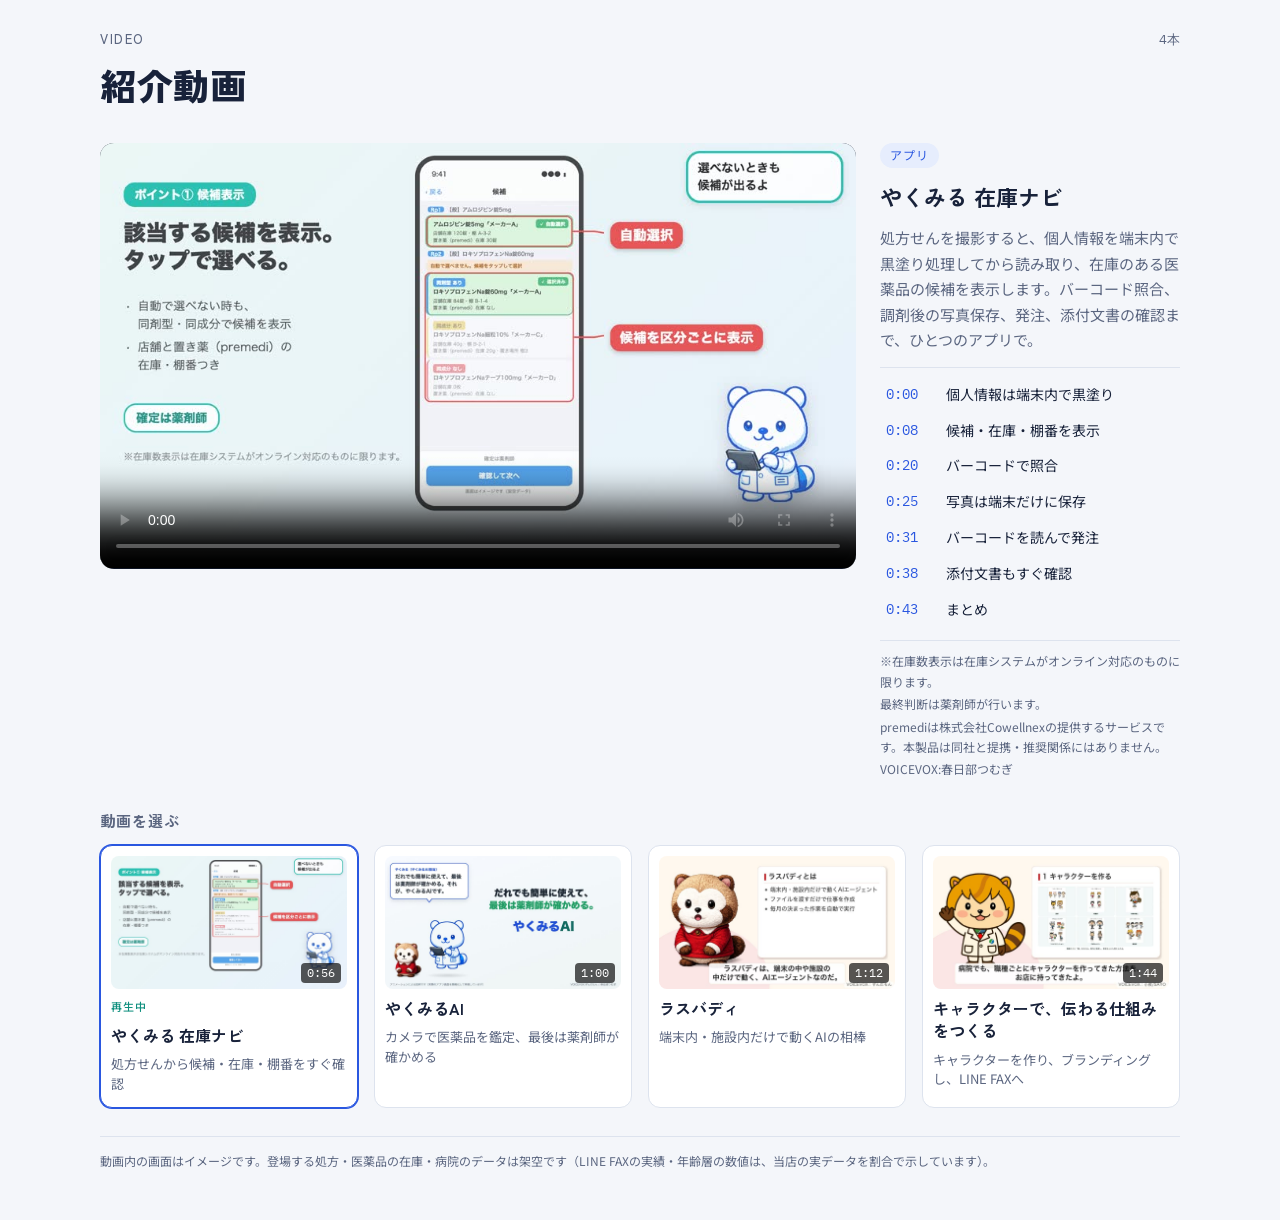
<file: video/index.html>
<!doctype html><html lang="ja"><head><meta charset="utf-8"><meta name="viewport" content="width=device-width,initial-scale=1,viewport-fit=cover"><meta name="robots" content="noindex"><style>html{color-scheme:light}body{margin:0;font:14px system-ui}img{max-width:100%}[hidden]{display:none!important}</style>
<title>紹介動画</title>
<link rel="preconnect" href="https://fonts.googleapis.com">
<link rel="preconnect" href="https://fonts.gstatic.com" crossorigin>
<link rel="stylesheet" href="https://fonts.googleapis.com/css2?family=Zen+Kaku+Gothic+New:wght@500;700;900&family=Noto+Sans+JP:wght@400;500&family=IBM+Plex+Mono:wght@500&display=swap">
<style>
/* Layout: 上に再生中の1本（大きく）、下に選べる動画の棚。スマホでは縦1列 */
:root {
  --bg: #f4f6fa;
  --panel: #ffffff;
  --ink: #18223a;
  --muted: #5b6680;
  --line: #dde3ee;
  --accent: #2a57e0;
  --accent-soft: #e6edfd;
  --mint: #0f8f7e;
  --screen: #0d1424;
  --f-display: "Zen Kaku Gothic New", "Hiragino Sans", "Yu Gothic", sans-serif;
  --f-body: "Noto Sans JP", "Hiragino Sans", "Yu Gothic", sans-serif;
  --f-mono: "IBM Plex Mono", ui-monospace, "SFMono-Regular", Menlo, monospace;
}
@media (prefers-color-scheme: dark) {
  :root:not([data-theme="light"]) {
    --bg: #0f1422; --panel: #171e31; --ink: #e8ecf6; --muted: #9aa5be; --line: #283149;
    --accent: #7d9cff; --accent-soft: #1f2a4a; --mint: #3fc7b2; --screen: #000000; color-scheme: dark;
  }
}
:root[data-theme="dark"] {
  --bg: #0f1422; --panel: #171e31; --ink: #e8ecf6; --muted: #9aa5be; --line: #283149;
  --accent: #7d9cff; --accent-soft: #1f2a4a; --mint: #3fc7b2; --screen: #000000; color-scheme: dark;
}
* { box-sizing: border-box; }
body { background: var(--bg); color: var(--ink); font-family: var(--f-body); font-size: 15px; line-height: 1.7; }
.wrap { max-width: 1120px; margin: 0 auto; padding-inline: 20px; padding-block: 28px 48px; display: grid; gap: 28px; }
header { display: flex; flex-wrap: wrap; align-items: baseline; justify-content: space-between; gap: 8px 24px; }
h1 { font-family: var(--f-display); font-weight: 900; font-size: clamp(26px, 4vw, 36px); letter-spacing: .02em; margin: 0; text-wrap: balance; }
h1 small { display: block; font-size: 13px; font-weight: 500; color: var(--muted); letter-spacing: .12em; margin-bottom: 4px; }
.count { font-family: var(--f-mono); color: var(--muted); font-size: 13px; }
.stage { display: grid; grid-template-columns: minmax(0, 1fr) 300px; gap: 24px; align-items: start; }
.player { background: var(--screen); border-radius: 14px; overflow: hidden; aspect-ratio: 16 / 9; max-width: 100%; }
.player video { width: 100%; height: 100%; display: block; background: var(--screen); }
.info { display: grid; gap: 14px; min-width: 0; }
.tag { display: inline-block; font-size: 12px; letter-spacing: .08em; color: var(--accent); background: var(--accent-soft); border-radius: 999px; padding: 2px 10px; justify-self: start; }
.info h2 { font-family: var(--f-display); font-weight: 700; font-size: 22px; line-height: 1.35; margin: 0; text-wrap: balance; }
.info p { margin: 0; color: var(--muted); }
.chapters { display: grid; gap: 2px; margin: 0; padding: 0; list-style: none; border-top: 1px solid var(--line); padding-top: 10px; }
.chapters button { all: unset; cursor: pointer; display: grid; grid-template-columns: 52px 1fr; gap: 8px; padding: 5px 6px; border-radius: 6px; font-size: 14px; }
.chapters button:hover { background: var(--accent-soft); }
.chapters button:focus-visible { outline: 2px solid var(--accent); }
.chapters time { font-family: var(--f-mono); font-variant-numeric: tabular-nums; color: var(--accent); }
.notes { font-size: 12px; color: var(--muted); border-top: 1px solid var(--line); padding-top: 10px; display: grid; gap: 2px; }
.shelf h3 { font-family: var(--f-display); font-size: 15px; font-weight: 700; letter-spacing: .06em; margin: 0 0 12px; color: var(--muted); }
.cards { display: grid; grid-template-columns: repeat(auto-fill, minmax(230px, 1fr)); gap: 16px; }
.card { all: unset; cursor: pointer; display: grid; gap: 8px; align-content: start; background: var(--panel); border: 1px solid var(--line); border-radius: 12px; padding: 10px 10px 14px; }
.card:hover { border-color: var(--accent); }
.card:focus-visible { outline: 2px solid var(--accent); outline-offset: 2px; }
.card[aria-current="true"] { border-color: var(--accent); box-shadow: 0 0 0 1px var(--accent); }
.thumb { position: relative; aspect-ratio: 16 / 9; border-radius: 8px; overflow: hidden; background: var(--screen); max-width: 100%; }
.thumb img { width: 100%; height: 100%; object-fit: cover; display: block; }
.thumb .dur { position: absolute; right: 6px; bottom: 6px; font-family: var(--f-mono); font-size: 12px; color: #fff; background: rgba(0,0,0,.66); border-radius: 4px; padding: 0 6px; font-variant-numeric: tabular-nums; }
.card b { font-family: var(--f-display); font-weight: 700; font-size: 16px; line-height: 1.4; }
.card span.sub { font-size: 13px; color: var(--muted); line-height: 1.5; }
.card.soon { cursor: default; border-style: dashed; }
.card.soon .thumb { display: grid; place-items: center; background: var(--accent-soft); color: var(--accent); font-family: var(--f-display); font-weight: 700; letter-spacing: .1em; }
.now { font-size: 11px; color: var(--mint); letter-spacing: .1em; font-weight: 500; }
footer { font-size: 12px; color: var(--muted); border-top: 1px solid var(--line); padding-top: 14px; }
@media (max-width: 820px) { .stage { grid-template-columns: minmax(0, 1fr); } }
@media (prefers-reduced-motion: reduce) { * { transition: none !important; } }
</style>
</head><body>

<div class="wrap">
  <header>
    <h1><small>VIDEO</small>紹介動画</h1>
    <span class="count" id="count">4本</span>
  </header>

  <section class="stage" aria-label="再生中の動画">
    <div class="player"><video id="video" controls playsinline preload="metadata"></video></div>
    <div class="info">
      <span class="tag" id="tag"></span>
      <h2 id="title"></h2>
      <p id="desc"></p>
      <ul class="chapters" id="chapters"></ul>
      <div class="notes" id="notes"></div>
    </div>
  </section>

  <section class="shelf" aria-label="動画を選ぶ">
    <h3>動画を選ぶ</h3>
    <div class="cards" id="cards"></div>
  </section>

  <footer>動画内の画面はイメージです。登場する処方・医薬品の在庫・病院のデータは架空です（LINE FAXの実績・年齢層の数値は、当店の実データを割合で示しています）。</footer>
</div>

<script>
const VIDEOS = [
  { id: "zaikonavi", tag: "アプリ", title: "やくみる 在庫ナビ", sub: "処方せんから候補・在庫・棚番をすぐ確認", dur: "0:56",
    desc: "処方せんを撮影すると、個人情報を端末内で黒塗り処理してから読み取り、在庫のある医薬品の候補を表示します。バーコード照合、調剤後の写真保存、発注、添付文書の確認まで、ひとつのアプリで。",
    chapters: [["0:00",0,"個人情報は端末内で黒塗り"],["0:08",8,"候補・在庫・棚番を表示"],["0:20",20,"バーコードで照合"],["0:25",25.5,"写真は端末だけに保存"],["0:31",31.1,"バーコードを読んで発注"],["0:38",38.4,"添付文書もすぐ確認"],["0:43",43,"まとめ"]],
    notes: ["※在庫数表示は在庫システムがオンライン対応のものに限ります。","最終判断は薬剤師が行います。","premediは株式会社Cowellnexの提供するサービスです。本製品は同社と提携・推奨関係にはありません。","VOICEVOX:春日部つむぎ"] },
  { id: "yakumiru_ai", tag: "アプリ", title: "やくみるAI", sub: "カメラで医薬品を鑑定、最後は薬剤師が確かめる", dur: "1:00",
    desc: "カメラで撮った医薬品を候補から鑑定するアプリです。だれでも簡単に使えて、最後は薬剤師が確かめます。",
    chapters: [],
    notes: ["アニメーションによる説明です（実際のアプリ画面を簡略化して再現しています）。","VOICEVOX:ずんだもん / 春日部つむぎ"] },
  { id: "rasubuddy", tag: "AIエージェント", title: "ラスバディ", sub: "端末内・施設内だけで動くAIの相棒", dur: "1:12",
    desc: "ラスバディは、端末の中や施設の中だけで動くAIエージェントです。チャットでファイルを渡すだけで頼まれた仕事を作成し、毎月決まった作業は自動で実行します。管制台では、AIエージェントたちが働く様子を見られます。",
    chapters: [],
    notes: ["病院の月次資料の画面・数値は架空のデータです。","VOICEVOX:ずんだもん"] },
  { id: "matome", tag: "キャラクター・LINE", title: "キャラクターで、伝わる仕組みをつくる", sub: "キャラクターを作り、ブランディングし、LINE FAXへ", dur: "1:44",
    desc: "サンロくんが、自分が生まれてからLINE FAXができるまでを紹介します。お店の顔になるキャラクターを作り、店頭やLINEでブランディングし、それを活かして、LINEで送った処方せんを薬局のFAXへ届けるLINE FAXにつなげました。個人情報を社内のデータベースに残さない仕組みも紹介します。",
    chapters: [["0:00",0,"はじめに"],["0:09",8.9,"1 キャラクターを作る"],["0:21",21.9,"2 ブランディング"],["0:39",39.4,"3 LINE FAX"],["1:06",66.0,"個人情報を残さない"],["1:18",77.9,"4 結果"],["1:32",92.4,"まとめ"]],
    notes: ["LINE FAXの実績は当店・2026年9月。所要時間は当店スタッフによる実測で、通信状況などにより異なります。","年齢層はLINE公式アカウントの友だち属性（LINEによる推計値）。人数の少ない区分は「不明」に含まれます。","画面・資料はイメージを含みます。","VOICEVOX:小夜/SAYO"] },
];
const SOON = null;

const $ = (id) => document.getElementById(id);
const video = $("video");

function show(id, play) {
  const v = VIDEOS.find((x) => x.id === id) || VIDEOS[0];
  if (video.dataset.id !== v.id) {
    video.dataset.id = v.id;
    video.src = "v/" + v.id + ".mp4";
    video.poster = "v/" + v.id + ".jpg";
  }
  $("tag").textContent = v.tag;
  $("title").textContent = v.title;
  $("desc").textContent = v.desc;
  const ch = $("chapters");
  ch.replaceChildren();
  ch.hidden = v.chapters.length === 0;
  v.chapters.forEach(([label, sec, text]) => {
    const li = document.createElement("li");
    const b = document.createElement("button");
    const t = document.createElement("time");
    t.textContent = label;
    const s = document.createElement("span");
    s.textContent = text;
    b.append(t, s);
    b.addEventListener("click", () => { video.currentTime = sec; video.play().catch(() => {}); });
    li.append(b);
    ch.append(li);
  });
  $("notes").replaceChildren(...v.notes.map((n) => { const d = document.createElement("div"); d.textContent = n; return d; }));
  document.querySelectorAll(".card[data-id]").forEach((c) => {
    const on = c.dataset.id === v.id;
    c.setAttribute("aria-current", on ? "true" : "false");
    c.querySelector(".now").hidden = !on;
  });
  try { localStorage.setItem("lastVideo", v.id); } catch (e) {}
  if (play) video.play().catch(() => {});
}

function buildCards() {
  const wrap = $("cards");
  VIDEOS.forEach((v) => {
    const c = document.createElement("button");
    c.className = "card";
    c.dataset.id = v.id;
    c.type = "button";
    c.innerHTML = '<div class="thumb"><img alt="" loading="lazy"><span class="dur"></span></div><span class="now" hidden>再生中</span><b></b><span class="sub"></span>';
    c.querySelector("img").src = "v/" + v.id + ".jpg";
    c.querySelector(".dur").textContent = v.dur;
    c.querySelector("b").textContent = v.title;
    c.querySelector(".sub").textContent = v.sub;
    c.addEventListener("click", () => {
      show(v.id, true);
      try { history.replaceState(null, "", "#" + v.id); } catch (e) {}
      document.querySelector(".stage").scrollIntoView({ behavior: "smooth", block: "start" });
    });
    wrap.append(c);
  });
  if (!SOON) return;
  const s = document.createElement("div");
  s.className = "card soon";
  s.innerHTML = '<div class="thumb">準備中</div><b></b><span class="sub"></span>';
  s.querySelector("b").textContent = SOON.title;
  s.querySelector(".sub").textContent = SOON.sub;
  wrap.append(s);
}

buildCards();
let first = (location.hash || "").slice(1);
if (!VIDEOS.some((v) => v.id === first)) {
  try { first = localStorage.getItem("lastVideo") || ""; } catch (e) { first = ""; }
}
show(first || VIDEOS[0].id, false);
</script>
</body></html>
</file>
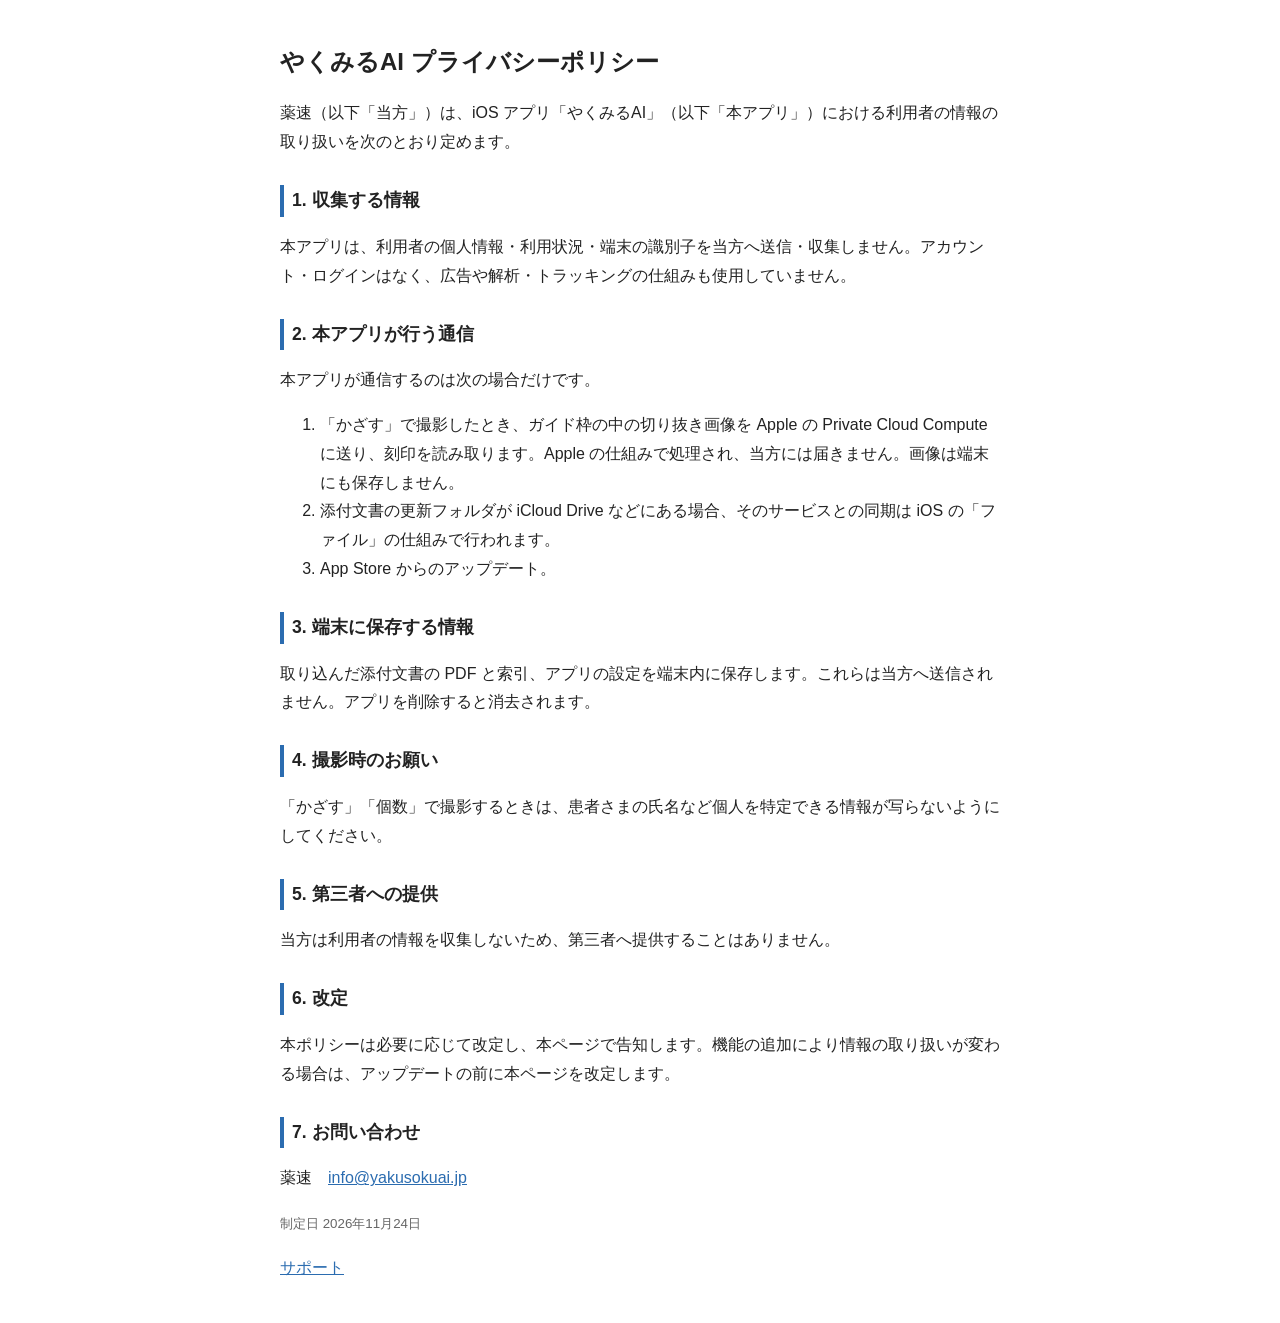
<file: yakumiru-app/privacy/index.html>
<!doctype html><html lang="ja"><head><meta charset="utf-8"><meta name="viewport" content="width=device-width,initial-scale=1"><title>やくみるAI プライバシーポリシー</title>
<style>body{font-family:-apple-system,"Hiragino Sans",sans-serif;max-width:720px;margin:0 auto;padding:24px 16px;line-height:1.8;color:#222;background:#fff}h1{font-size:1.5em}h2{font-size:1.1em;margin-top:1.6em;border-left:4px solid #2b6cb0;padding-left:8px}small{color:#666}a{color:#2b6cb0}</style></head><body>
<h1>やくみるAI プライバシーポリシー</h1>
<p>薬速（以下「当方」）は、iOS アプリ「やくみるAI」（以下「本アプリ」）における利用者の情報の取り扱いを次のとおり定めます。</p>
<h2>1. 収集する情報</h2>
<p>本アプリは、利用者の個人情報・利用状況・端末の識別子を当方へ送信・収集しません。アカウント・ログインはなく、広告や解析・トラッキングの仕組みも使用していません。</p>
<h2>2. 本アプリが行う通信</h2>
<p>本アプリが通信するのは次の場合だけです。</p>
<ol>
<li>「かざす」で撮影したとき、ガイド枠の中の切り抜き画像を Apple の Private Cloud Compute に送り、刻印を読み取ります。Apple の仕組みで処理され、当方には届きません。画像は端末にも保存しません。</li>
<li>添付文書の更新フォルダが iCloud Drive などにある場合、そのサービスとの同期は iOS の「ファイル」の仕組みで行われます。</li>
<li>App Store からのアップデート。</li>
</ol>
<h2>3. 端末に保存する情報</h2>
<p>取り込んだ添付文書の PDF と索引、アプリの設定を端末内に保存します。これらは当方へ送信されません。アプリを削除すると消去されます。</p>
<h2>4. 撮影時のお願い</h2>
<p>「かざす」「個数」で撮影するときは、患者さまの氏名など個人を特定できる情報が写らないようにしてください。</p>
<h2>5. 第三者への提供</h2>
<p>当方は利用者の情報を収集しないため、第三者へ提供することはありません。</p>
<h2>6. 改定</h2>
<p>本ポリシーは必要に応じて改定し、本ページで告知します。機能の追加により情報の取り扱いが変わる場合は、アップデートの前に本ページを改定します。</p>
<h2>7. お問い合わせ</h2>
<p>薬速　<a href="mailto:info@yakusokuai.jp">info@yakusokuai.jp</a></p>
<p><small>制定日 2026年11月24日</small></p>
<p><a href="../support/">サポート</a></p>
</body></html>
</file>
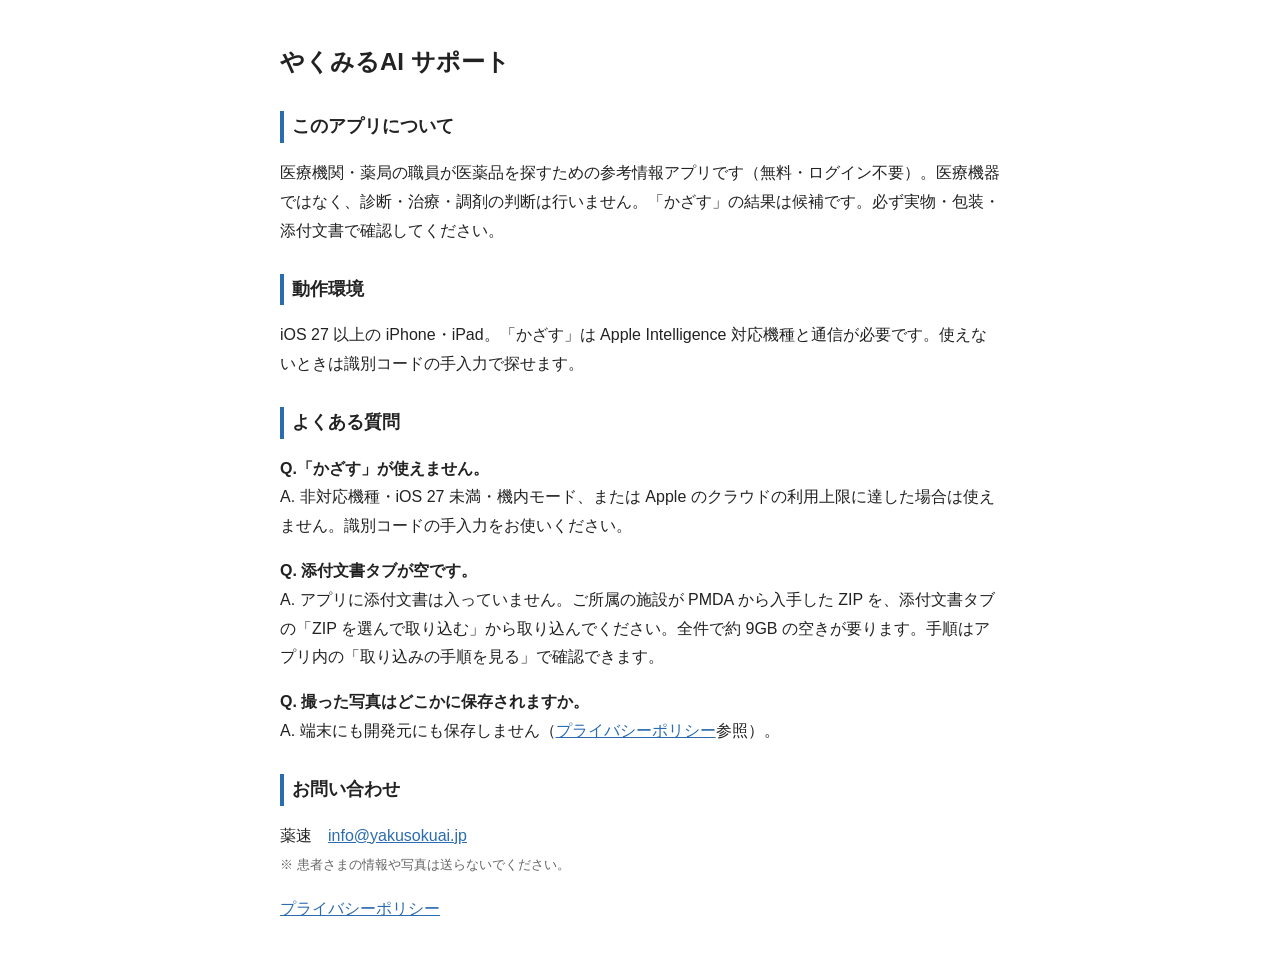
<file: yakumiru-app/support/index.html>
<!doctype html><html lang="ja"><head><meta charset="utf-8"><meta name="viewport" content="width=device-width,initial-scale=1"><title>やくみるAI サポート</title>
<style>body{font-family:-apple-system,"Hiragino Sans",sans-serif;max-width:720px;margin:0 auto;padding:24px 16px;line-height:1.8;color:#222;background:#fff}h1{font-size:1.5em}h2{font-size:1.1em;margin-top:1.6em;border-left:4px solid #2b6cb0;padding-left:8px}small{color:#666}a{color:#2b6cb0}</style></head><body>
<h1>やくみるAI サポート</h1>
<h2>このアプリについて</h2>
<p>医療機関・薬局の職員が医薬品を探すための参考情報アプリです（無料・ログイン不要）。医療機器ではなく、診断・治療・調剤の判断は行いません。「かざす」の結果は候補です。必ず実物・包装・添付文書で確認してください。</p>
<h2>動作環境</h2>
<p>iOS 27 以上の iPhone・iPad。「かざす」は Apple Intelligence 対応機種と通信が必要です。使えないときは識別コードの手入力で探せます。</p>
<h2>よくある質問</h2>
<p><b>Q.「かざす」が使えません。</b><br>A. 非対応機種・iOS 27 未満・機内モード、または Apple のクラウドの利用上限に達した場合は使えません。識別コードの手入力をお使いください。</p>
<p><b>Q. 添付文書タブが空です。</b><br>A. アプリに添付文書は入っていません。ご所属の施設が PMDA から入手した ZIP を、添付文書タブの「ZIP を選んで取り込む」から取り込んでください。全件で約 9GB の空きが要ります。手順はアプリ内の「取り込みの手順を見る」で確認できます。</p>
<p><b>Q. 撮った写真はどこかに保存されますか。</b><br>A. 端末にも開発元にも保存しません（<a href="../privacy/">プライバシーポリシー</a>参照）。</p>
<h2>お問い合わせ</h2>
<p>薬速　<a href="mailto:info@yakusokuai.jp">info@yakusokuai.jp</a><br><small>※ 患者さまの情報や写真は送らないでください。</small></p>
<p><a href="../privacy/">プライバシーポリシー</a></p>
</body></html>
</file>
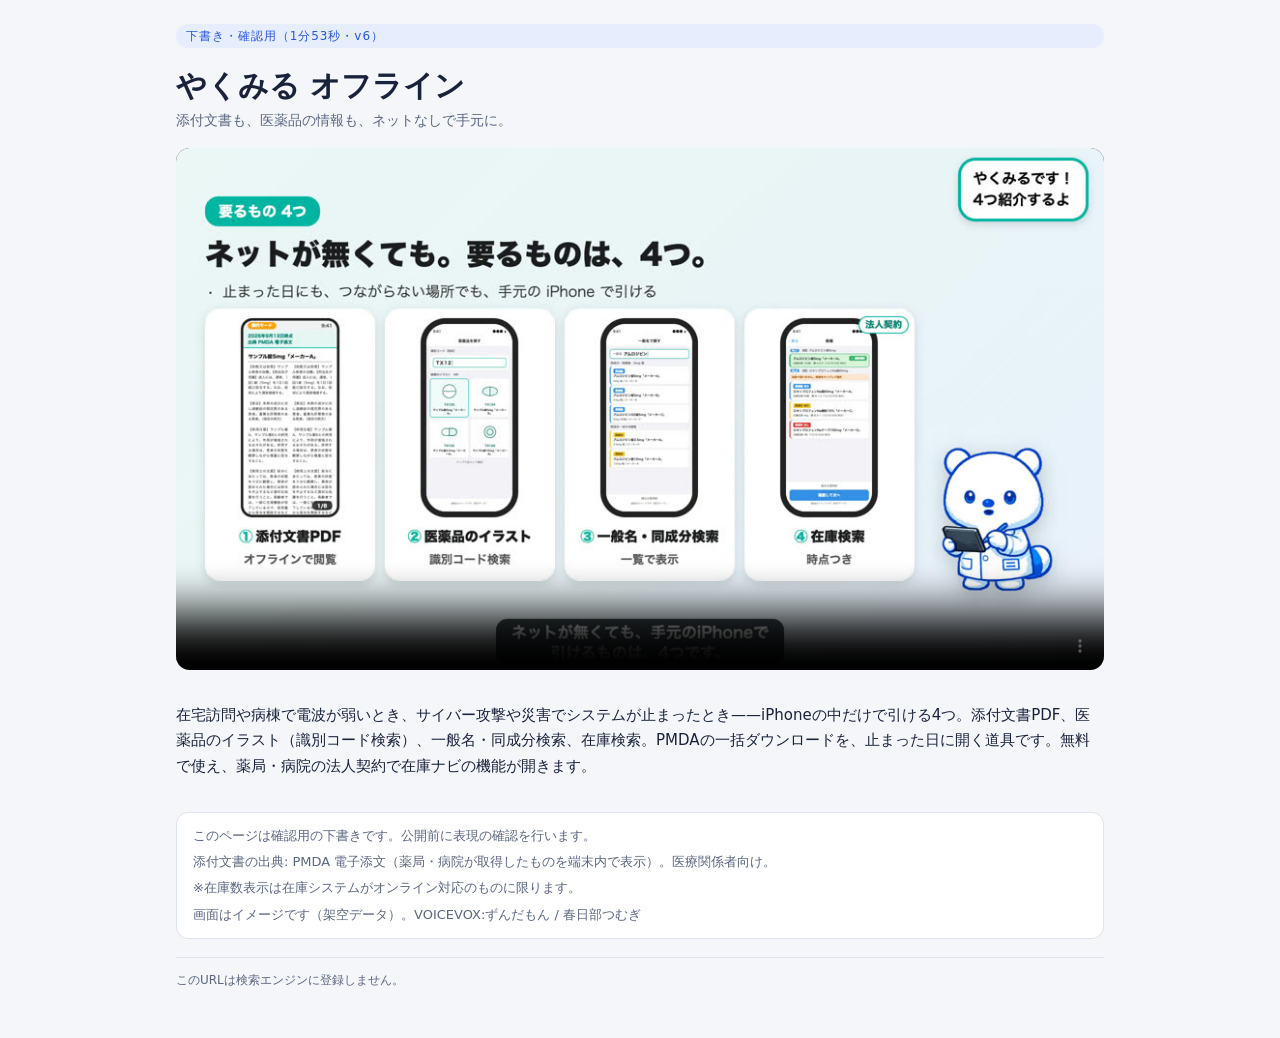
<file: video/draft/yakumiru-offline-r7k2/index.html>
<!doctype html><html lang="ja"><head><meta charset="utf-8"><meta name="viewport" content="width=device-width,initial-scale=1,viewport-fit=cover"><meta name="robots" content="noindex,nofollow">
<title>やくみる オフライン（下書き・確認用）</title>
<style>
:root{--bg:#f4f6fa;--panel:#fff;--ink:#18223a;--muted:#5b6680;--line:#dde3ee;--accent:#2a57e0;--soft:#e6edfd}
*{box-sizing:border-box}body{margin:0;background:var(--bg);color:var(--ink);font-family:"Hiragino Sans","Yu Gothic",system-ui,sans-serif;font-size:15px;line-height:1.7}
.wrap{max-width:960px;margin:0 auto;padding:24px 16px 48px;display:grid;gap:18px}
.tag{display:inline-block;font-size:12px;letter-spacing:.08em;color:var(--accent);background:var(--soft);border-radius:999px;padding:2px 10px}
h1{margin:0;font-size:clamp(22px,4vw,30px);line-height:1.35}h1 small{display:block;font-size:14px;color:var(--muted);font-weight:400;margin-top:4px}
.player{background:#0d1424;border-radius:14px;overflow:hidden;aspect-ratio:16/9}.player video{width:100%;height:100%;display:block}
.notes{background:var(--panel);border:1px solid var(--line);border-radius:12px;padding:12px 16px;font-size:13px;color:var(--muted);display:grid;gap:4px}
footer{font-size:12px;color:var(--muted);border-top:1px solid var(--line);padding-top:12px}
</style></head><body><div class="wrap">
<span class="tag">下書き・確認用（1分53秒・v6）</span>
<h1>やくみる オフライン<small>添付文書も、医薬品の情報も、ネットなしで手元に。</small></h1>
<div class="player"><video controls playsinline preload="metadata" poster="poster.jpg" src="yakumiru_offline_v5.mp4"></video></div>
<p>在宅訪問や病棟で電波が弱いとき、サイバー攻撃や災害でシステムが止まったとき——iPhoneの中だけで引ける4つ。添付文書PDF、医薬品のイラスト（識別コード検索）、一般名・同成分検索、在庫検索。PMDAの一括ダウンロードを、止まった日に開く道具です。無料で使え、薬局・病院の法人契約で在庫ナビの機能が開きます。</p>
<div class="notes">
<div>このページは確認用の下書きです。公開前に表現の確認を行います。</div>
<div>添付文書の出典: PMDA 電子添文（薬局・病院が取得したものを端末内で表示）。医療関係者向け。</div>
<div>※在庫数表示は在庫システムがオンライン対応のものに限ります。</div>
<div>画面はイメージです（架空データ）。VOICEVOX:ずんだもん / 春日部つむぎ</div>
</div>
<footer>このURLは検索エンジンに登録しません。</footer>
</div></body></html>
</file>
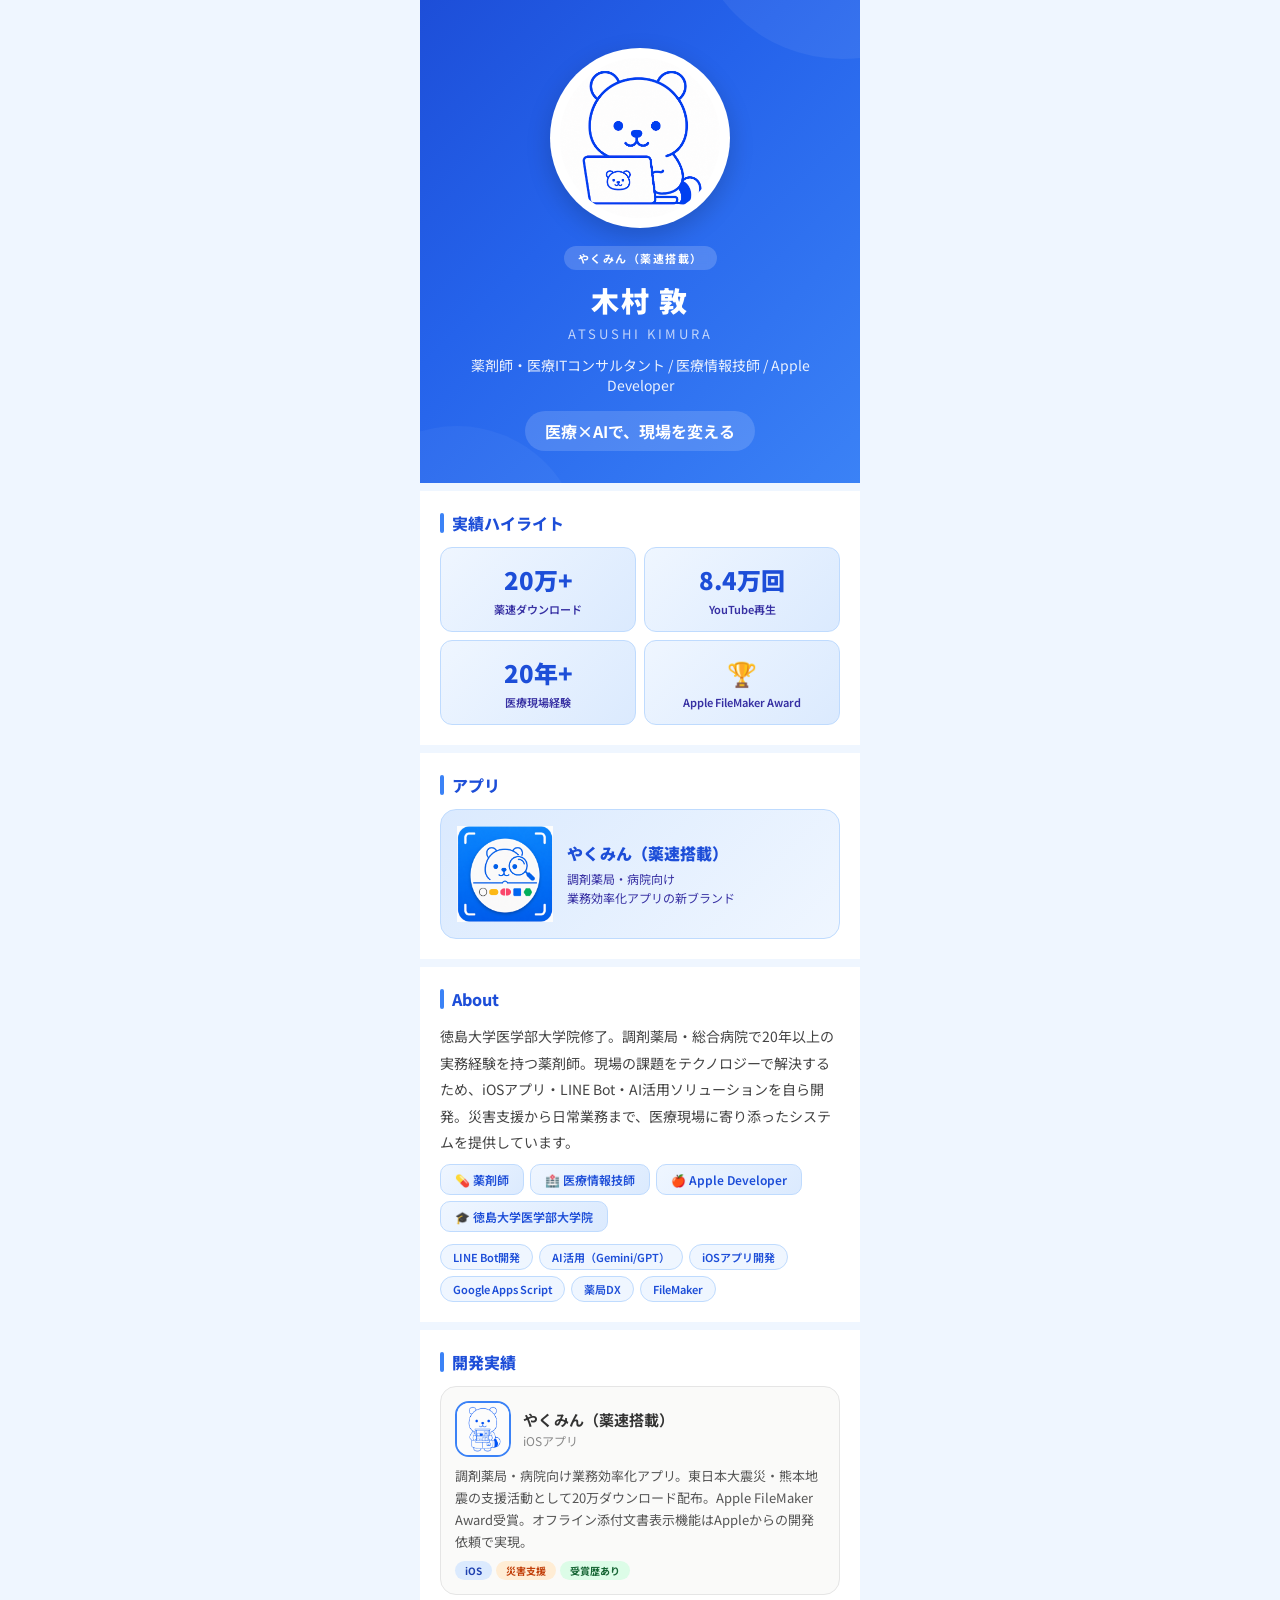
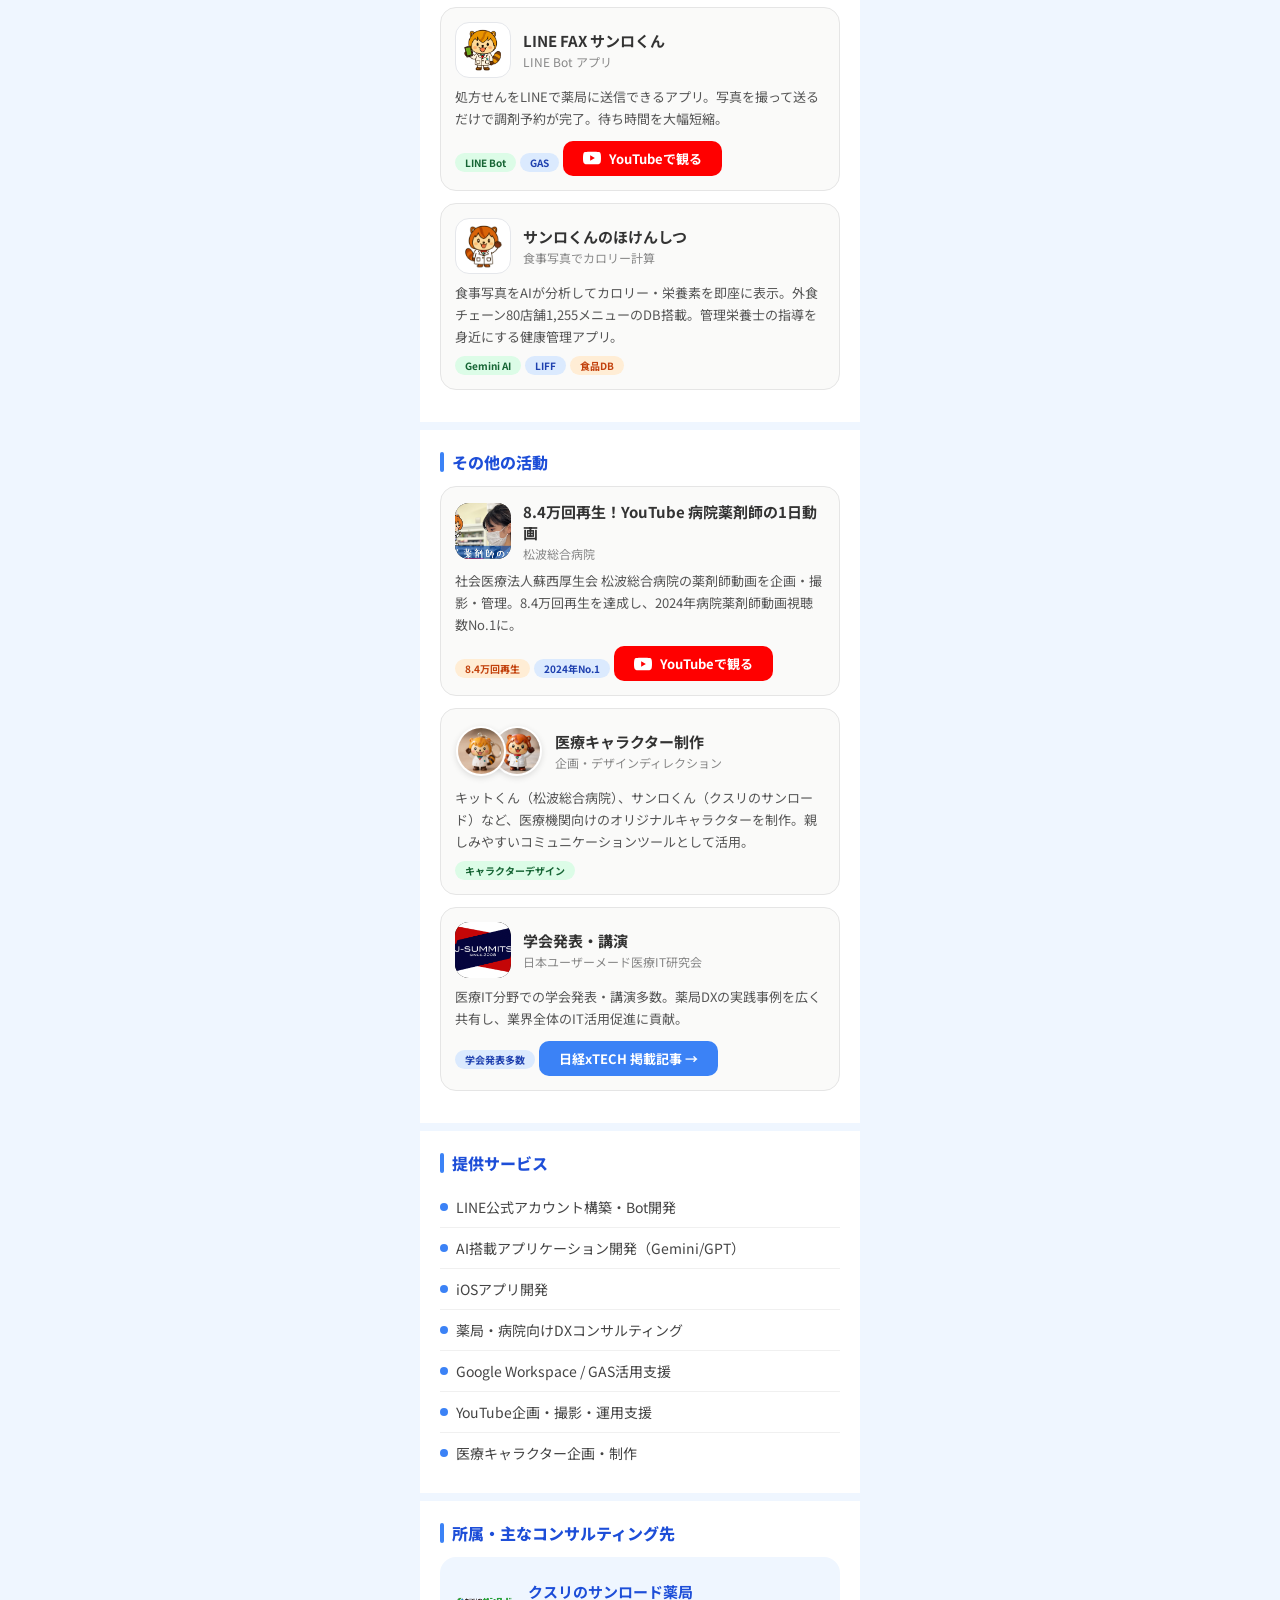
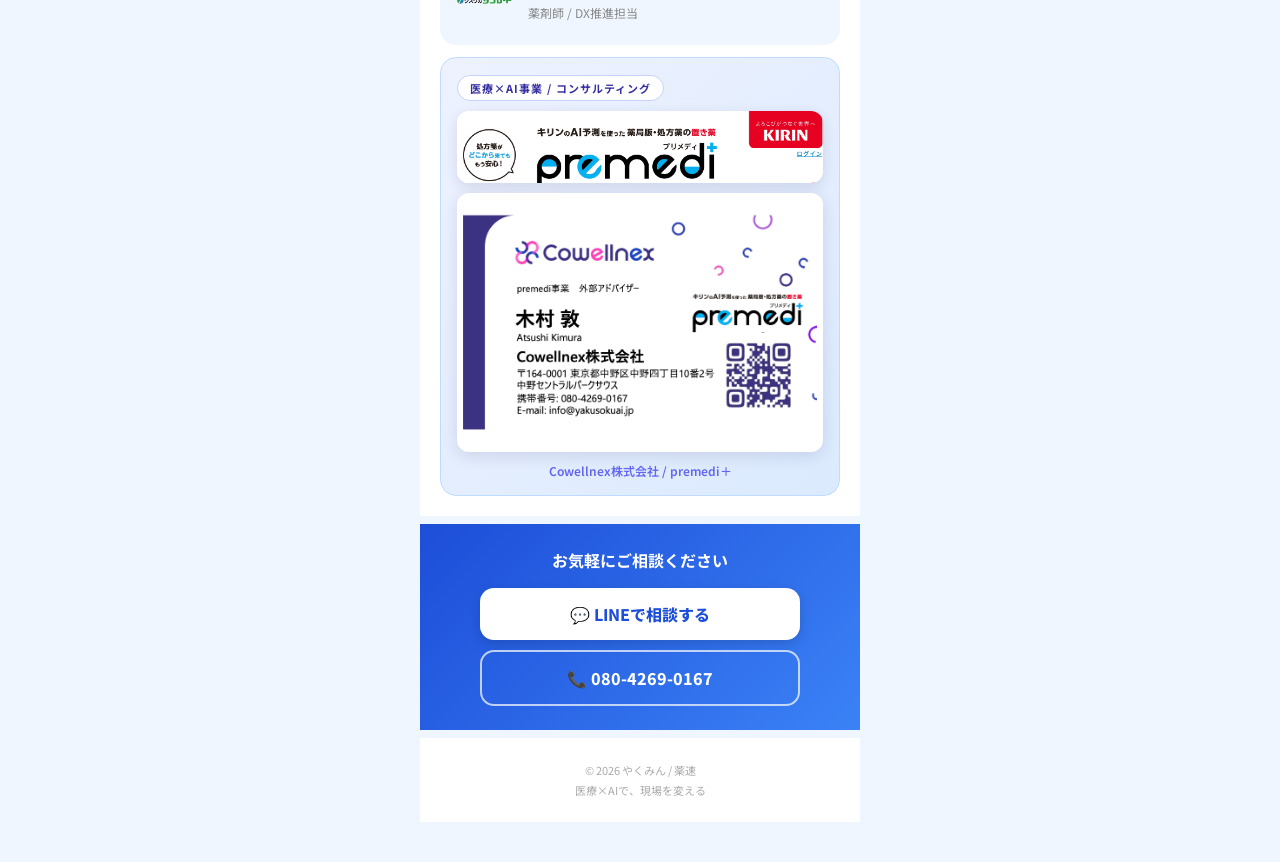
<file: card.html>
<!DOCTYPE html>
<html lang="ja">
<head>
<meta charset="UTF-8">
<meta name="viewport" content="width=device-width,initial-scale=1.0,maximum-scale=1.0">
<title>木村 敦 | やくみん（薬速搭載）– 医療ITコンサルタント</title>
<style>
@import url('https://fonts.googleapis.com/css2?family=Noto+Sans+JP:wght@300;400;500;700;900&family=Inter:wght@300;400;600;700&display=swap');
*{margin:0;padding:0;box-sizing:border-box;}
body{font-family:'Noto Sans JP','Inter',-apple-system,sans-serif;background:#eff6ff;min-height:100vh;}
.card-wrap{max-width:440px;margin:0 auto;padding:0 0 40px;}

/* ヘッダー */
.header{background:linear-gradient(135deg,#1d4ed8 0%,#2563eb 40%,#3b82f6 100%);padding:48px 24px 32px;text-align:center;position:relative;overflow:hidden;}
.header::before{content:'';position:absolute;top:-50%;right:-30%;width:300px;height:300px;background:rgba(255,255,255,.06);border-radius:50%;}
.header::after{content:'';position:absolute;bottom:-40%;left:-20%;width:250px;height:250px;background:rgba(255,255,255,.04);border-radius:50%;}
.avatar{width:140px;height:140px;border-radius:50%;border:4px solid rgba(255,255,255,.5);object-fit:contain;margin-bottom:16px;background:#fff;margin-left:auto;margin-right:auto;position:relative;z-index:1;box-shadow:0 8px 24px rgba(0,0,0,.18);padding:6px;display:block;}
@media(min-width:441px){.avatar{width:180px;height:180px;}}
.brand-badge{display:inline-block;font-size:11px;font-weight:700;color:#fff;letter-spacing:1.5px;background:rgba(255,255,255,.18);padding:4px 14px;border-radius:100px;margin-bottom:10px;position:relative;z-index:1;backdrop-filter:blur(4px);}
.name{font-size:28px;font-weight:900;color:#fff;letter-spacing:2px;position:relative;z-index:1;}
.name-en{font-size:13px;color:rgba(255,255,255,.7);font-weight:400;letter-spacing:3px;margin-top:4px;position:relative;z-index:1;}
.title{font-size:14px;color:rgba(255,255,255,.9);margin-top:12px;position:relative;z-index:1;}
.catchcopy{font-size:16px;font-weight:700;color:#fff;margin-top:16px;padding:8px 20px;background:rgba(255,255,255,.15);border-radius:100px;display:inline-block;position:relative;z-index:1;}

/* セクション */
.section{padding:20px;background:#fff;margin-top:8px;}
.section-title{font-size:16px;font-weight:800;color:#1d4ed8;margin-bottom:12px;display:flex;align-items:center;gap:8px;}
.section-title::before{content:'';width:4px;height:20px;background:#3b82f6;border-radius:2px;}

/* About */
.about-text{font-size:14px;line-height:1.9;color:#444;}

/* やくみんヒーロー */
.yakumin-hero{display:flex;align-items:center;gap:14px;padding:16px;background:linear-gradient(135deg,#dbeafe 0%,#eff6ff 100%);border-radius:16px;border:1px solid #bfdbfe;}
.yakumin-hero img{width:96px;height:96px;object-fit:contain;flex-shrink:0;}
.yakumin-hero-text{flex:1;}
.yakumin-hero-title{font-size:16px;font-weight:900;color:#1d4ed8;}
.yakumin-hero-sub{font-size:12px;color:#3730a3;margin-top:4px;line-height:1.6;}
.skill-tags{display:flex;flex-wrap:wrap;gap:6px;margin-top:12px;}
.skill-tag{padding:4px 12px;border-radius:100px;font-size:11px;font-weight:600;background:#eff6ff;color:#1d4ed8;border:1px solid #bfdbfe;}

/* 資格 */
.quals{display:flex;flex-wrap:wrap;gap:6px;margin-top:8px;}
.qual{padding:6px 14px;border-radius:10px;font-size:12px;font-weight:600;background:linear-gradient(135deg,#eff6ff,#dbeafe);color:#1d4ed8;border:1px solid #bfdbfe;}

/* 実績カード */
.work-card{background:#fafaf9;border-radius:16px;padding:14px;margin-bottom:12px;border:1px solid #e5e5e5;transition:transform .2s;}
.work-card:active{transform:scale(.98);}
.work-header{display:flex;align-items:center;gap:12px;}
.work-icon{width:56px;height:56px;border-radius:14px;display:flex;align-items:center;justify-content:center;font-size:28px;flex-shrink:0;}
.work-icon.yakumin{background:#fff;border:2px solid #3b82f6;overflow:hidden;padding:0;}
.work-icon.yakumin img{width:100%;height:100%;object-fit:contain;}
.work-icon.photo{background:#000;overflow:hidden;padding:0;}
.work-icon.photo img{width:100%;height:100%;object-fit:cover;border-radius:12px;}
.work-icon.photo.white-bg{background:#fff;border:1px solid #e5e7eb;}
.work-icon.photo.white-bg img{object-fit:contain;padding:4px;}
.work-icon.duo{width:88px;background:transparent;display:flex;align-items:center;justify-content:center;border-radius:0;flex-shrink:0;}
.work-icon.duo img{width:50px;height:50px;border-radius:50%;border:2px solid #fff;background:#fff;object-fit:cover;box-shadow:0 2px 6px rgba(0,0,0,.12);}
.work-icon.duo img:first-child{margin-right:-14px;z-index:1;}
.work-title{font-size:15px;font-weight:700;color:#333;}
.work-sub{font-size:12px;color:#888;margin-top:2px;}
.work-desc{font-size:13px;color:#555;margin-top:8px;line-height:1.7;}
.work-badge{display:inline-block;padding:2px 10px;border-radius:100px;font-size:10px;font-weight:700;margin-top:8px;}
.work-badge.blue{background:#dbeafe;color:#1e40af;}
.work-badge.green{background:#dcfce7;color:#166534;}
.work-badge.orange{background:#ffedd5;color:#c2410c;}
.work-link{display:inline-flex;align-items:center;gap:8px;margin-top:10px;padding:8px 20px;border-radius:10px;font-size:13px;font-weight:700;text-decoration:none;background:#3b82f6;color:#fff;transition:background .2s;}
.work-link:hover{background:#2563eb;}
.work-link.youtube{background:#FF0000;}
.work-link.youtube:hover{background:#cc0000;}
.work-link .yt-icon{width:18px;height:18px;flex-shrink:0;}

/* 実績ハイライト */
.highlight-grid{display:grid;grid-template-columns:1fr 1fr;gap:8px;}
.highlight-card{background:linear-gradient(135deg,#eff6ff 0%,#dbeafe 100%);border-radius:12px;padding:14px;text-align:center;border:1px solid #bfdbfe;}
.highlight-num{font-size:24px;font-weight:900;color:#1d4ed8;}
.highlight-label{font-size:11px;color:#3730a3;margin-top:4px;font-weight:600;}

/* サービス */
.service-list{list-style:none;}
.service-list li{padding:10px 0;border-bottom:1px solid #f0f0f0;font-size:14px;color:#444;display:flex;align-items:center;gap:8px;}
.service-list li:last-child{border:none;}
.service-list .dot{width:8px;height:8px;border-radius:50%;background:#3b82f6;flex-shrink:0;}

/* 店舗情報 */
.store-card{display:flex;align-items:center;gap:16px;padding:16px;background:#eff6ff;border-radius:16px;}
.store-info{flex:1;}
.store-name{font-size:15px;font-weight:700;color:#1d4ed8;}
.store-addr{font-size:12px;color:#888;margin-top:2px;}

/* premediカード */
.premedi-card{padding:16px;background:linear-gradient(135deg,#eef2ff 0%,#dbeafe 100%);border-radius:16px;margin-top:12px;border:1px solid #bfdbfe;}
.premedi-role{font-size:11px;font-weight:700;color:#3730a3;background:#fff;display:inline-block;padding:4px 12px;border-radius:100px;margin-bottom:10px;border:1px solid #c7d2fe;letter-spacing:1px;}
.premedi-banner-link{display:block;border-radius:12px;overflow:hidden;box-shadow:0 4px 14px rgba(30,27,75,.12);transition:transform .2s;}
.premedi-banner-link:active{transform:scale(.98);}
.premedi-banner{width:100%;display:block;background:#fff;}
.premedi-meishi{width:100%;border-radius:12px;margin-top:10px;box-shadow:0 4px 16px rgba(30,27,75,.12);display:block;}
.premedi-org{font-size:12px;color:#6366f1;margin-top:10px;font-weight:600;text-align:center;}

/* CTA */
.cta-section{padding:24px 20px;background:linear-gradient(135deg,#1d4ed8,#3b82f6);margin-top:8px;text-align:center;}
.cta-text{color:#fff;font-size:16px;font-weight:700;margin-bottom:16px;}
.cta-btn{display:block;max-width:320px;margin:0 auto;padding:14px 24px;background:#fff;color:#1d4ed8;font-size:16px;font-weight:800;border-radius:14px;text-decoration:none;transition:transform .2s;box-shadow:0 4px 12px rgba(0,0,0,.15);}
.cta-btn.outline{background:transparent;color:#fff;border:2px solid rgba(255,255,255,.7);box-shadow:none;margin-top:10px;}
.cta-btn:active{transform:scale(.97);}

/* フッター */
.footer{padding:24px;text-align:center;font-size:11px;color:#aaa;background:#fff;margin-top:8px;}
</style>
</head>
<body>
<div class="card-wrap">

<!-- ヘッダー -->
<div class="header">
<img src="yakumin_profile.png" alt="やくみん" class="avatar">
<div class="brand-badge">やくみん（薬速搭載）</div>
<div class="name">木村 敦</div>
<div class="name-en">ATSUSHI KIMURA</div>
<div class="title">薬剤師・医療ITコンサルタント / 医療情報技師 / Apple Developer</div>
<div class="catchcopy">医療×AIで、現場を変える</div>
</div>

<!-- 実績ハイライト -->
<div class="section">
<div class="section-title">実績ハイライト</div>
<div class="highlight-grid">
<div class="highlight-card">
<div class="highlight-num">20万+</div>
<div class="highlight-label">薬速ダウンロード</div>
</div>
<div class="highlight-card">
<div class="highlight-num">8.4万回</div>
<div class="highlight-label">YouTube再生</div>
</div>
<div class="highlight-card">
<div class="highlight-num">20年+</div>
<div class="highlight-label">医療現場経験</div>
</div>
<div class="highlight-card">
<div class="highlight-num">🏆</div>
<div class="highlight-label">Apple FileMaker Award</div>
</div>
</div>
</div>

<!-- アプリ -->
<div class="section">
<div class="section-title">アプリ</div>
<div class="yakumin-hero">
<img src="yakumin_icon.png" alt="やくみん">
<div class="yakumin-hero-text">
<div class="yakumin-hero-title">やくみん（薬速搭載）</div>
<div class="yakumin-hero-sub">調剤薬局・病院向け<br>業務効率化アプリの新ブランド</div>
</div>
</div>
</div>

<!-- About -->
<div class="section">
<div class="section-title">About</div>
<p class="about-text">
徳島大学医学部大学院修了。調剤薬局・総合病院で20年以上の実務経験を持つ薬剤師。現場の課題をテクノロジーで解決するため、iOSアプリ・LINE Bot・AI活用ソリューションを自ら開発。災害支援から日常業務まで、医療現場に寄り添ったシステムを提供しています。
</p>
<div class="quals">
<span class="qual">💊 薬剤師</span>
<span class="qual">🏥 医療情報技師</span>
<span class="qual">🍎 Apple Developer</span>
<span class="qual">🎓 徳島大学医学部大学院</span>
</div>
<div class="skill-tags">
<span class="skill-tag">LINE Bot開発</span>
<span class="skill-tag">AI活用（Gemini/GPT）</span>
<span class="skill-tag">iOSアプリ開発</span>
<span class="skill-tag">Google Apps Script</span>
<span class="skill-tag">薬局DX</span>
<span class="skill-tag">FileMaker</span>
</div>
</div>

<!-- 開発実績 -->
<div class="section">
<div class="section-title">開発実績</div>

<div class="work-card">
<div class="work-header">
<div class="work-icon yakumin"><img src="yakumin_character.png" alt="やくみん"></div>
<div>
<div class="work-title">やくみん（薬速搭載）</div>
<div class="work-sub">iOSアプリ</div>
</div>
</div>
<div class="work-desc">
調剤薬局・病院向け業務効率化アプリ。東日本大震災・熊本地震の支援活動として20万ダウンロード配布。Apple FileMaker Award受賞。オフライン添付文書表示機能はAppleからの開発依頼で実現。
</div>
<span class="work-badge blue">iOS</span>
<span class="work-badge orange">災害支援</span>
<span class="work-badge green">受賞歴あり</span>
</div>

<div class="work-card">
<div class="work-header">
<div class="work-icon photo white-bg"><img src="sanro_hokenshitsu.PNG" alt="LINE FAX サンロくん"></div>
<div>
<div class="work-title">LINE FAX サンロくん</div>
<div class="work-sub">LINE Bot アプリ</div>
</div>
</div>
<div class="work-desc">
処方せんをLINEで薬局に送信できるアプリ。写真を撮って送るだけで調剤予約が完了。待ち時間を大幅短縮。
</div>
<span class="work-badge green">LINE Bot</span>
<span class="work-badge blue">GAS</span>
<a href="https://youtube.com/shorts/HbpMHeWKN3U?feature=share" class="work-link youtube" target="_blank" rel="noopener" aria-label="YouTubeで観る">
<svg class="yt-icon" viewBox="0 0 24 24" xmlns="http://www.w3.org/2000/svg" aria-hidden="true"><path fill="#fff" d="M23.498 6.186a3.016 3.016 0 0 0-2.122-2.136C19.505 3.545 12 3.545 12 3.545s-7.505 0-9.377.505A3.017 3.017 0 0 0 .502 6.186C0 8.07 0 12 0 12s0 3.93.502 5.814a3.016 3.016 0 0 0 2.122 2.136c1.872.505 9.377.505 9.377.505s7.505 0 9.377-.505a3.015 3.015 0 0 0 2.122-2.136C24 15.93 24 12 24 12s0-3.93-.502-5.814zM9.546 15.568V8.432L15.818 12l-6.272 3.568z"/></svg>
YouTubeで観る
</a>
</div>

<div class="work-card">
<div class="work-header">
<div class="work-icon photo white-bg"><img src="LINE_FAX.PNG" alt="サンロくんのほけんしつ"></div>
<div>
<div class="work-title">サンロくんのほけんしつ</div>
<div class="work-sub">食事写真でカロリー計算</div>
</div>
</div>
<div class="work-desc">
食事写真をAIが分析してカロリー・栄養素を即座に表示。外食チェーン80店舗1,255メニューのDB搭載。管理栄養士の指導を身近にする健康管理アプリ。
</div>
<span class="work-badge green">Gemini AI</span>
<span class="work-badge blue">LIFF</span>
<span class="work-badge orange">食品DB</span>
</div>
</div>

<!-- その他の実績 -->
<div class="section">
<div class="section-title">その他の活動</div>

<div class="work-card">
<div class="work-header">
<div class="work-icon photo"><img src="youtube.png" alt="YouTube病院薬剤師の1日"></div>
<div>
<div class="work-title">8.4万回再生！YouTube 病院薬剤師の1日動画</div>
<div class="work-sub">松波総合病院</div>
</div>
</div>
<div class="work-desc">
社会医療法人蘇西厚生会 松波総合病院の薬剤師動画を企画・撮影・管理。8.4万回再生を達成し、2024年病院薬剤師動画視聴数No.1に。
</div>
<span class="work-badge orange">8.4万回再生</span>
<span class="work-badge blue">2024年No.1</span>
<a href="https://youtu.be/XpAa06YvEeQ?si=BMmukdYpgxMK5yD4" class="work-link youtube" target="_blank" rel="noopener" aria-label="YouTubeで観る">
<svg class="yt-icon" viewBox="0 0 24 24" xmlns="http://www.w3.org/2000/svg" aria-hidden="true"><path fill="#fff" d="M23.498 6.186a3.016 3.016 0 0 0-2.122-2.136C19.505 3.545 12 3.545 12 3.545s-7.505 0-9.377.505A3.017 3.017 0 0 0 .502 6.186C0 8.07 0 12 0 12s0 3.93.502 5.814a3.016 3.016 0 0 0 2.122 2.136c1.872.505 9.377.505 9.377.505s7.505 0 9.377-.505a3.015 3.015 0 0 0 2.122-2.136C24 15.93 24 12 24 12s0-3.93-.502-5.814zM9.546 15.568V8.432L15.818 12l-6.272 3.568z"/></svg>
YouTubeで観る
</a>
</div>

<div class="work-card">
<div class="work-header">
<div class="work-icon duo">
<img src="sanro_kun.png" alt="サンロくん">
<img src="road_tyan.png" alt="ロードちゃん">
</div>
<div>
<div class="work-title">医療キャラクター制作</div>
<div class="work-sub">企画・デザインディレクション</div>
</div>
</div>
<div class="work-desc">
キットくん（松波総合病院）、サンロくん（クスリのサンロード）など、医療機関向けのオリジナルキャラクターを制作。親しみやすいコミュニケーションツールとして活用。
</div>
<span class="work-badge green">キャラクターデザイン</span>
</div>

<div class="work-card">
<div class="work-header">
<div class="work-icon photo"><img src="js.png" alt="学会発表・講演"></div>
<div>
<div class="work-title">学会発表・講演</div>
<div class="work-sub">日本ユーザーメード医療IT研究会</div>
</div>
</div>
<div class="work-desc">
医療IT分野での学会発表・講演多数。薬局DXの実践事例を広く共有し、業界全体のIT活用促進に貢献。
</div>
<span class="work-badge blue">学会発表多数</span>
<a href="https://xtech.nikkei.com/dm/article/FEATURE/20140129/330644/?P=2" class="work-link" target="_blank" rel="noopener">日経xTECH 掲載記事 →</a>
</div>
</div>

<!-- 提供サービス -->
<div class="section">
<div class="section-title">提供サービス</div>
<ul class="service-list">
<li><span class="dot"></span>LINE公式アカウント構築・Bot開発</li>
<li><span class="dot"></span>AI搭載アプリケーション開発（Gemini/GPT）</li>
<li><span class="dot"></span>iOSアプリ開発</li>
<li><span class="dot"></span>薬局・病院向けDXコンサルティング</li>
<li><span class="dot"></span>Google Workspace / GAS活用支援</li>
<li><span class="dot"></span>YouTube企画・撮影・運用支援</li>
<li><span class="dot"></span>医療キャラクター企画・制作</li>
</ul>
</div>

<!-- 所属・コンサルティング先 -->
<div class="section">
<div class="section-title">所属・主なコンサルティング先</div>
<div class="store-card">
<img src="kusurinosunroad.png" alt="クスリのサンロード" style="width:56px;height:56px;object-fit:contain;border-radius:10px;flex-shrink:0;">
<div class="store-info">
<div class="store-name">クスリのサンロード薬局</div>
<div class="store-addr">薬剤師 / DX推進担当</div>
</div>
</div>
<div class="premedi-card">
<span class="premedi-role">医療×AI事業 / コンサルティング</span>
<a href="https://premedi.kirin.co.jp/" class="premedi-banner-link" target="_blank" rel="noopener">
<img src="premedi_banner.png" alt="premedi - キリンのAI予測を使った薬局版・処方薬の置き薬" class="premedi-banner">
</a>
<img src="meishi.png" alt="木村 敦 名刺" class="premedi-meishi">
<div class="premedi-org">Cowellnex株式会社 / premedi＋</div>
</div>
</div>

<!-- CTA -->
<div class="cta-section">
<div class="cta-text">お気軽にご相談ください</div>
<a href="https://line.me/ti/p/7B2V3RAdb3" class="cta-btn" target="_blank" rel="noopener">💬 LINEで相談する</a>
<a href="tel:08042690167" class="cta-btn outline" aria-label="電話をかける 080-4269-0167">📞 080-4269-0167</a>
</div>

<!-- フッター -->
<div class="footer">
<p>© 2026 やくみん / 薬速</p>
<p style="margin-top:4px;">医療×AIで、現場を変える</p>
</div>

</div>
</body>
</html>
</file>
<file: common/common.css>
/* サンロくんのほけんしつ 共通スタイル (v3.14.0 / Phase 7) */
*{box-sizing:border-box;margin:0;padding:0;-webkit-tap-highlight-color:transparent}
html,body{font-family:-apple-system,"Hiragino Sans","Noto Sans JP",sans-serif;background:#f5f5f4;color:#1f2937;line-height:1.5}
body{padding-bottom:80px}

.sanro-header{background:linear-gradient(135deg,#fef9c3,#fde68a);padding:16px;border-bottom:1px solid #fcd34d;position:sticky;top:0;z-index:10}
.sanro-header-title{font-size:18px;font-weight:bold;color:#78350f;display:flex;align-items:center;justify-content:space-between;gap:8px}
.sanro-header-title-text{flex:1;text-align:right}
.sanro-header-sub,.sanro-username{font-size:12px;color:#92400e;margin-top:2px}

/* v3.17.9 くまさんFB: 共通戻るボタン (グレー、ヘッダー一番左) */
.sanro-back-btn{background:#6b7280;border:none;color:#fff;font-size:14px;font-weight:600;padding:6px 14px;border-radius:8px;cursor:pointer;min-height:36px;box-shadow:0 1px 3px rgba(107,114,128,0.25);flex-shrink:0}
.sanro-back-btn:active{transform:scale(0.96);background:#4b5563}

.sanro-section{padding:16px;background:#fff;margin-bottom:8px}
.sanro-section-title{font-size:14px;font-weight:bold;color:#78350f;margin-bottom:10px;display:flex;align-items:center;gap:6px}

.sanro-status{padding:24px 16px;text-align:center;color:#92400e;font-size:14px}
.sanro-loading{padding:24px 16px;text-align:center;color:#92400e;font-size:14px;font-weight:600;background:#fffbeb;border:1px dashed #fcd34d;border-radius:8px;margin:8px 16px;animation:sanro-pulse 1.2s infinite}
.sanro-error{padding:18px 16px;text-align:center;color:#dc2626;font-size:14px;font-weight:600;background:#fef2f2;border:1px dashed #fca5a5;border-radius:8px;margin:8px 16px}
@keyframes sanro-pulse{0%,100%{opacity:1}50%{opacity:0.5}}

/* ===== 共通ローディングUI (v3.28.5: 全ページ統一 settings基準) ===== */
/* スピナー: 42px・#fde68a枠＋#f59e0b上辺・0.9s回転 + 「読み込み中…」茶色16px太字 */
@keyframes sanro-spin{to{transform:rotate(360deg)}}
.g-loading{
  display:flex;flex-direction:column;align-items:center;justify-content:center;
  padding:32px 16px;text-align:center;
}
.g-loading::before{
  content:'';display:block;
  width:42px;height:42px;
  border:4px solid #fde68a;border-top:4px solid #f59e0b;
  border-radius:50%;
  animation:sanro-spin 0.9s linear infinite;
  margin-bottom:14px;
  flex-shrink:0;
}
.g-loading::after{
  content:'読み込み中…';
  font-size:16px;font-weight:600;color:#78350f;
}
/* wg-loading: weight グラフモーダル用（.g-loading と同一見た目） */
.wg-loading{
  display:flex;flex-direction:column;align-items:center;justify-content:center;
  padding:32px 16px;text-align:center;
  animation:none;
}
.wg-loading::before{
  content:'';display:block;
  width:42px;height:42px;
  border:4px solid #fde68a;border-top:4px solid #f59e0b;
  border-radius:50%;
  animation:sanro-spin 0.9s linear infinite;
  margin-bottom:14px;
  flex-shrink:0;
}
.wg-loading::after{
  content:'読み込み中…';
  font-size:16px;font-weight:600;color:#78350f;
}

.sanro-input{width:100%;padding:14px 16px;font-size:17px;border:3px solid #f59e0b;border-radius:12px;background:#fffbeb;outline:none;box-shadow:0 2px 6px rgba(245,158,11,0.15);font-weight:500}
.sanro-input:focus{border-color:#d97706;background:#fff}

.sanro-btn{padding:14px;font-size:15px;border:none;border-radius:10px;font-weight:bold;cursor:pointer;display:block;width:100%;margin-bottom:8px}
.sanro-btn.primary{background:#16a34a;color:#fff}
.sanro-btn.primary:active{background:#15803d}
.sanro-btn.secondary{background:#fffbeb;color:#78350f;border:1px solid #fcd34d}
.sanro-btn.secondary:active{background:#fde68a}
.sanro-btn.outline{background:#fff;color:#444;border:1px solid #d1d5db}

.sanro-chip-row{display:grid;grid-template-columns:repeat(3,1fr);gap:8px;margin-bottom:8px}
.sanro-chip-row.cols-2{grid-template-columns:repeat(2,1fr)}
.sanro-chip-row.cols-4{grid-template-columns:repeat(4,1fr)}
.sanro-chip{padding:12px 6px;font-size:14px;border:2px solid #fcd34d;border-radius:8px;background:#fffbeb;color:#78350f;cursor:pointer;text-align:center;font-weight:600}
.sanro-chip.selected{background:#f59e0b;color:#fff;border-color:#d97706}
.sanro-chip:active{transform:scale(0.97)}

.sanro-info-row{display:flex;justify-content:space-between;align-items:baseline;padding:8px 0;border-bottom:1px dashed #eee}
.sanro-info-row:last-child{border-bottom:none}
.sanro-info-row .label{font-size:13px;color:#666}
.sanro-info-row .value{font-size:16px;font-weight:bold;color:#78350f}
.sanro-info-row .value.green{color:#16a34a}

.sanro-list-item{padding:10px 12px;margin-bottom:6px;background:#fffbeb;border-left:4px solid #fcd34d;border-radius:4px;display:flex;justify-content:space-between;align-items:baseline}
.sanro-list-item .date{font-size:11px;color:#888}
.sanro-list-item .value{font-size:15px;font-weight:600;color:#78350f}

.sanro-toast{position:fixed;top:80px;left:50%;transform:translateX(-50%);padding:12px 20px;background:rgba(31,41,55,0.9);color:#fff;border-radius:8px;font-size:14px;z-index:200;max-width:90%;text-align:center}
.sanro-toast.hidden{display:none}

.hidden{display:none !important}
</file>
